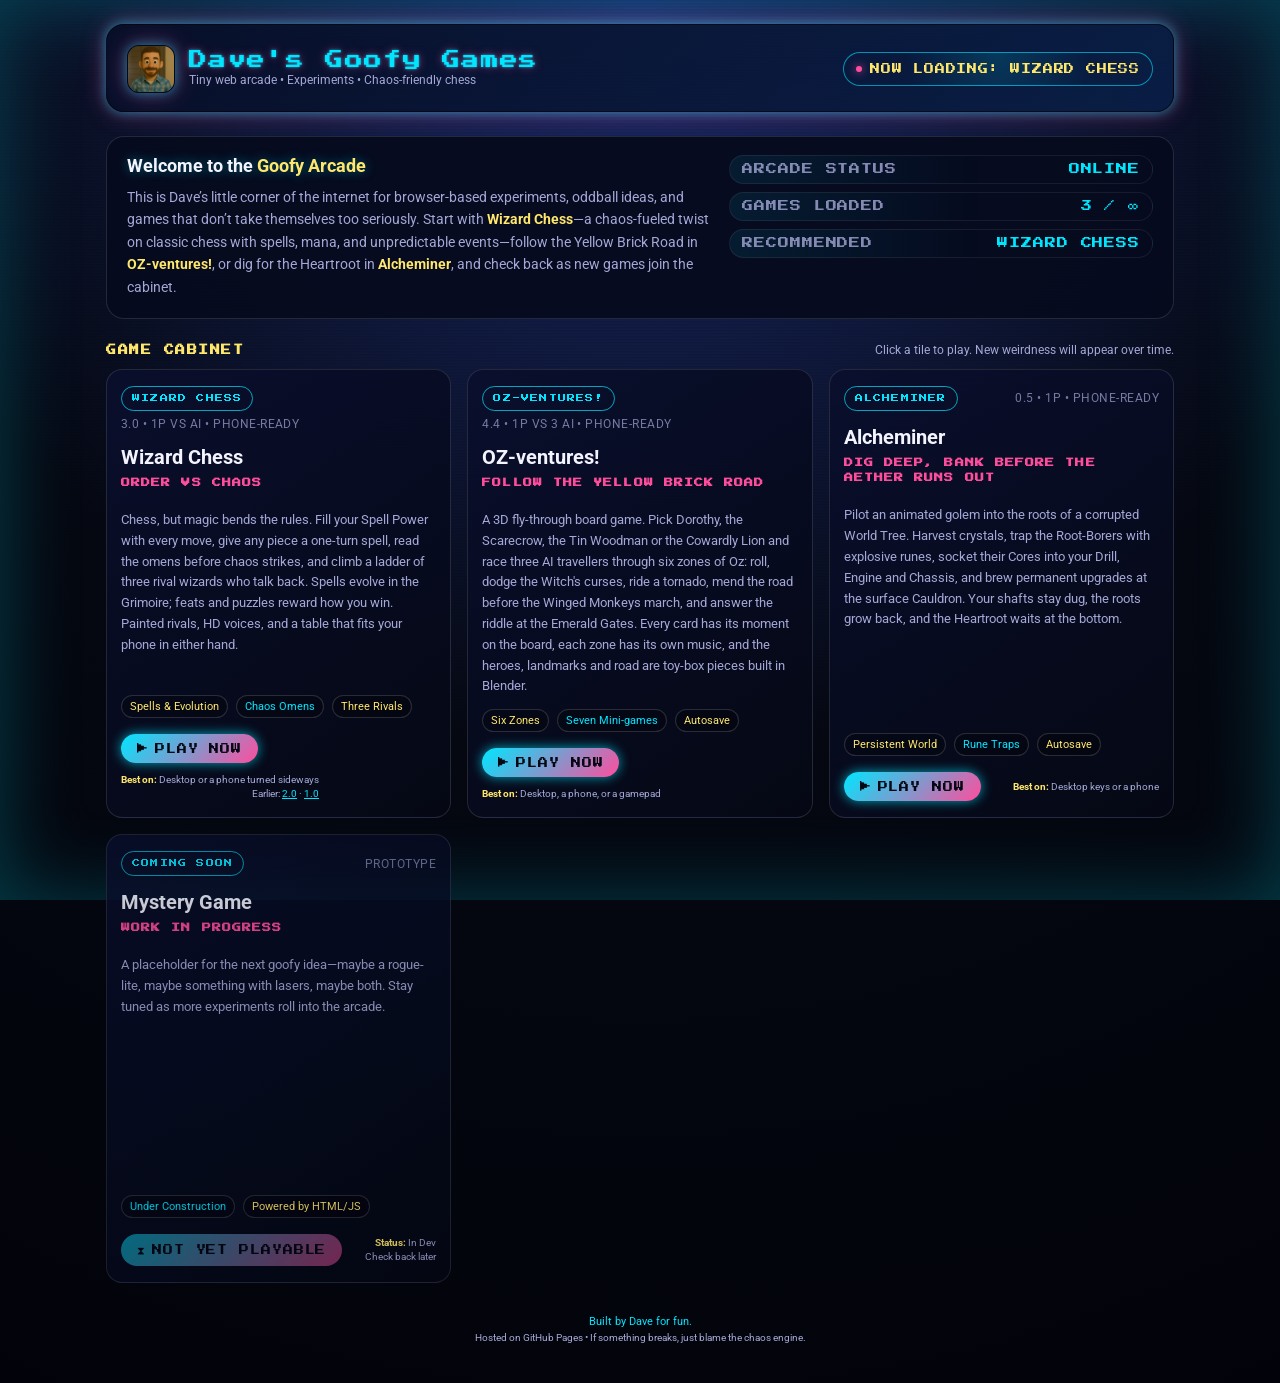
<file: index.html>
<!DOCTYPE html>
<html lang="en">
<head>
  <meta charset="UTF-8" />
  <title>Dave's Goofy Games | Arcade</title>
  <meta name="viewport" content="width=device-width, initial-scale=1.0" />

  <!-- Retro Arcade Font -->
  <link rel="preconnect" href="https://fonts.googleapis.com">
  <link rel="preconnect" href="https://fonts.gstatic.com" crossorigin>
  <link href="https://fonts.googleapis.com/css2?family=Press+Start+2P&family=Roboto:wght@300;400;700&display=swap" rel="stylesheet">

  <style>
    :root {
      --bg-main: #050812;
      --bg-panel: rgba(7, 11, 30, 0.95);
      --accent-pink: #ff4d9d;
      --accent-cyan: #00e6ff;
      --accent-yellow: #ffe76b;
      --card-border: rgba(255, 255, 255, 0.12);
      --text-main: #f4f4ff;
      --text-muted: #a5a8d6;
      --shadow-neon: 0 0 12px rgba(0, 230, 255, 0.5), 0 0 24px rgba(255, 77, 157, 0.4);
    }

    * {
      box-sizing: border-box;
      margin: 0;
      padding: 0;
    }

    body {
      min-height: 100vh;
      font-family: 'Roboto', system-ui, -apple-system, BlinkMacSystemFont, sans-serif;
      background: radial-gradient(circle at top, #1a2b6b 0, #050812 50%, #02030a 100%);
      color: var(--text-main);
      display: flex;
      justify-content: center;
      align-items: stretch;
    }

    .scanlines {
      pointer-events: none;
      position: fixed;
      inset: 0;
      background: repeating-linear-gradient(
        to bottom,
        rgba(0, 0, 0, 0.25) 0px,
        rgba(0, 0, 0, 0.25) 1px,
        transparent 2px,
        transparent 3px
      );
      mix-blend-mode: multiply;
      opacity: 0.45;
      z-index: 1;
    }

    .crt-glow {
      position: fixed;
      inset: 0;
      box-shadow: 0 0 80px rgba(0, 230, 255, 0.25) inset;
      pointer-events: none;
      z-index: 1;
    }

    .page {
      position: relative;
      z-index: 2;
      width: 100%;
      max-width: 1100px;
      padding: 24px 16px 40px;
      margin: auto;
      display: flex;
      flex-direction: column;
      gap: 24px;
    }

    .header {
      background: linear-gradient(135deg, rgba(8, 15, 40, 0.95), rgba(10, 30, 70, 0.95));
      border-radius: 18px;
      border: 1px solid rgba(0, 0, 0, 0.5);
      box-shadow: var(--shadow-neon);
      padding: 20px 20px 18px;
      display: flex;
      flex-wrap: wrap;
      align-items: center;
      justify-content: space-between;
      gap: 12px;
    }

    .logo {
      display: flex;
      align-items: center;
      gap: 14px;
    }

    /* UPDATED: use Dave.png as the logo image with hover spin */
    .logo-icon {
      width: 48px;
      height: 48px;
      border-radius: 12px;
      box-shadow: var(--shadow-neon);
      object-fit: cover;
      border: 1px solid rgba(0, 0, 0, 0.4);
      transform: rotate(0deg);
      transition: transform 0.4s ease-out;
    }

    .logo-icon:hover {
      animation: logo-spin 0.7s linear;
    }

    @keyframes logo-spin {
      from {
        transform: rotate(0deg) scale(1);
      }
      50% {
        transform: rotate(180deg) scale(1.05);
      }
      to {
        transform: rotate(360deg) scale(1);
      }
    }

    .logo-text-main {
      font-family: 'Press Start 2P', system-ui, sans-serif;
      font-size: clamp(14px, 2.4vw, 18px);
      color: var(--accent-cyan);
      text-shadow:
        0 0 3px rgba(0, 230, 255, 0.7),
        0 0 8px rgba(255, 77, 157, 0.5);
      letter-spacing: 0.08em;
    }

    .logo-text-sub {
      font-size: 12px;
      color: var(--text-muted);
      margin-top: 4px;
    }

    /* The loading ticker: a goofy line at a time; the light pulses, then the next one rolls up. */
    .header-chip {
      font-family: 'Press Start 2P', system-ui, sans-serif;
      font-size: 10px;
      text-transform: uppercase;
      letter-spacing: 0.08em;
      padding: 8px 12px;
      border-radius: 999px;
      border: 1px solid rgba(0, 230, 255, 0.6);
      color: var(--accent-yellow);
      background: radial-gradient(circle at top, rgba(0, 230, 255, 0.15), transparent 60%);
      display: inline-flex;
      align-items: center;
      gap: 8px;
      white-space: nowrap;
      max-width: 100%;
    }

    .header-chip-dot {
      flex: none;
      width: 6px;
      height: 6px;
      border-radius: 50%;
      background: var(--accent-pink);
      box-shadow: 0 0 8px rgba(255, 77, 157, 0.9);
    }

    .header-chip-dot.is-pulsing {
      animation: chip-pulse 0.45s ease-in-out 3;
    }

    @keyframes chip-pulse {
      0%, 100% {
        transform: scale(1);
        box-shadow: 0 0 8px rgba(255, 77, 157, 0.9);
      }
      50% {
        transform: scale(2.1);
        box-shadow: 0 0 18px rgba(255, 77, 157, 1), 0 0 30px rgba(0, 230, 255, 0.8);
        background: var(--accent-cyan);
      }
    }

    .header-chip-text {
      display: inline-block;
      overflow: hidden;
      text-overflow: ellipsis;
      line-height: 1.6;
      transition: transform 0.35s ease, opacity 0.35s ease;
    }

    .header-chip-text.is-leaving {
      transform: translateY(-120%);
      opacity: 0;
    }

    .header-chip-text.is-arriving {
      transform: translateY(120%);
      opacity: 0;
      transition: none;
    }

    @media (prefers-reduced-motion: reduce) {
      .header-chip-dot.is-pulsing {
        animation: none;
      }

      .header-chip-text,
      .header-chip-text.is-leaving,
      .header-chip-text.is-arriving {
        transition: none;
        transform: none;
        opacity: 1;
      }
    }

    .intro {
      background: var(--bg-panel);
      border-radius: 18px;
      border: 1px solid var(--card-border);
      padding: 18px 20px 20px;
      display: grid;
      grid-template-columns: minmax(0, 2.2fr) minmax(0, 1.6fr);
      gap: 20px;
    }

    .intro-copy h2 {
      font-size: 18px;
      margin-bottom: 10px;
      text-shadow: 0 0 12px rgba(0, 230, 255, 0.4);
    }

    .intro-copy p {
      font-size: 14px;
      color: var(--text-muted);
      line-height: 1.6;
      max-width: 48rem;
    }

    .intro-copy strong {
      color: var(--accent-yellow);
      font-weight: 700;
    }

    .intro-stats {
      display: flex;
      flex-direction: column;
      gap: 8px;
      font-size: 11px;
      text-transform: uppercase;
      letter-spacing: 0.08em;
      font-family: 'Press Start 2P', system-ui, sans-serif;
      color: var(--text-muted);
    }

    .intro-stat-row {
      display: flex;
      justify-content: space-between;
      align-items: center;
      border-radius: 999px;
      padding: 8px 12px;
      background: radial-gradient(circle at left, rgba(0, 230, 255, 0.08), transparent 60%);
      border: 1px solid rgba(255, 255, 255, 0.07);
    }

    .intro-stat-label {
      opacity: 0.8;
    }

    .intro-stat-value {
      color: var(--accent-cyan);
    }

    .games-section {
      display: flex;
      flex-direction: column;
      gap: 12px;
    }

    .games-header {
      display: flex;
      align-items: center;
      justify-content: space-between;
      gap: 8px;
    }

    .games-title {
      font-family: 'Press Start 2P', system-ui, sans-serif;
      font-size: 10px;
      letter-spacing: 0.15em;
      text-transform: uppercase;
      color: var(--accent-yellow);
    }

    .games-subtitle {
      font-size: 12px;
      color: var(--text-muted);
    }

    /* The cabinet: one tile per game, equal height, three across on a desktop, two on a tablet, one on
       a phone. Each tile is one grid cell (no wrapper links round the cards, which the browser used to
       split into extra empty cells). */
    .games-grid {
      display: grid;
      grid-template-columns: repeat(3, minmax(0, 1fr));
      grid-auto-rows: 1fr;
      gap: 16px;
      align-items: stretch;
    }

    .game-card {
      position: relative;
      background: linear-gradient(145deg, rgba(10, 15, 45, 0.95), rgba(5, 8, 20, 0.98));
      border-radius: 16px;
      border: 1px solid var(--card-border);
      padding: 16px 14px 16px;
      overflow: hidden;
      display: flex;
      flex-direction: column;
      gap: 10px;
      min-width: 0;
      transition:
        transform 0.18s ease-out,
        box-shadow 0.18s ease-out,
        border-color 0.18s ease-out;
    }

    .game-card::before {
      content: "";
      position: absolute;
      inset: -40%;
      background:
        radial-gradient(circle at 0 0, rgba(0, 230, 255, 0.11), transparent 60%),
        radial-gradient(circle at 100% 0, rgba(255, 77, 157, 0.11), transparent 60%);
      opacity: 0;
      transition: opacity 0.18s ease-out;
      pointer-events: none;
    }

    .game-card--playable {
      cursor: pointer;
    }

    .game-card--playable:hover,
    .game-card--playable:focus-within {
      transform: translateY(-4px);
      box-shadow: 0 14px 30px rgba(0, 0, 0, 0.6);
      border-color: rgba(0, 230, 255, 0.6);
    }

    .game-card--playable:hover::before,
    .game-card--playable:focus-within::before {
      opacity: 1;
    }

    .game-card--soon {
      opacity: 0.82;
    }

    .game-tag-row {
      display: flex;
      flex-wrap: wrap;
      gap: 6px 10px;
      justify-content: space-between;
      align-items: center;
      font-size: 10px;
      font-family: 'Press Start 2P', system-ui, sans-serif;
      text-transform: uppercase;
      letter-spacing: 0.12em;
      color: var(--text-muted);
    }

    .game-tag-pill {
      padding: 5px 10px;
      border-radius: 999px;
      border: 1px solid rgba(0, 230, 255, 0.7);
      color: var(--accent-cyan);
      white-space: nowrap;
      font-size: 8px;
      line-height: 1.6;
    }

    .game-tag-mode {
      opacity: 0.7;
      font-family: 'Roboto', system-ui, sans-serif;
      font-size: 12px;
      letter-spacing: 0.04em;
      white-space: nowrap;
    }

    .game-title {
      font-size: 20px;
      font-weight: 700;
      display: flex;
      flex-direction: column;
      align-items: flex-start;
      gap: 6px;
      margin: 4px 0 10px;
    }

    .game-title span {
      font-size: 9px;
      color: var(--accent-pink);
      font-family: 'Press Start 2P', system-ui, sans-serif;
      letter-spacing: 0.12em;
      line-height: 1.7;
      text-transform: uppercase;
    }

    .game-description {
      font-size: 13px;
      color: var(--text-muted);
      line-height: 1.6;
      flex: 1;
    }

    .game-badges {
      display: flex;
      flex-wrap: wrap;
      gap: 8px;
      margin-top: 2px;
    }

    .badge {
      font-size: 11px;
      padding: 4px 8px;
      border-radius: 999px;
      border: 1px solid rgba(255, 255, 255, 0.15);
      color: var(--accent-yellow);
      background: rgba(0, 0, 0, 0.25);
    }

    .badge-secondary {
      color: var(--accent-cyan);
    }

    .game-footer {
      display: flex;
      flex-wrap: wrap;
      align-items: center;
      justify-content: space-between;
      gap: 10px;
      margin-top: 6px;
    }

    .play-btn {
      display: inline-flex;
      align-items: center;
      justify-content: center;
      gap: 6px;
      padding: 9px 16px;
      border-radius: 999px;
      border: none;
      font-family: 'Press Start 2P', system-ui, sans-serif;
      font-size: 10px;
      text-transform: uppercase;
      letter-spacing: 0.09em;
      color: var(--bg-main);
      background: linear-gradient(135deg, var(--accent-cyan), var(--accent-pink));
      box-shadow: 0 0 12px rgba(0, 230, 255, 0.7);
      text-decoration: none;
      cursor: pointer;
      white-space: nowrap;
    }

    /* The Play button's link covers its whole tile, so a click anywhere on the tile plays. */
    .play-btn--tile::after {
      content: "";
      position: absolute;
      inset: 0;
      z-index: 1;
    }

    .play-btn span {
      font-size: 11px;
    }

    .play-btn:hover,
    .game-card--playable:hover .play-btn {
      box-shadow: 0 0 16px rgba(0, 230, 255, 0.9);
      transform: translateY(-1px);
    }

    .play-btn[disabled] {
      cursor: default;
      opacity: 0.55;
      box-shadow: none;
    }

    .play-meta {
      font-size: 10px;
      color: var(--text-muted);
      text-align: right;
      line-height: 1.4;
    }

    .play-meta strong {
      color: var(--accent-yellow);
      font-weight: 700;
    }

    /* Links inside a tile (the earlier versions) sit above the tile's own link. */
    .play-meta a {
      position: relative;
      z-index: 2;
      color: var(--accent-cyan);
    }

    .footer {
      margin-top: 8px;
      font-size: 11px;
      color: var(--text-muted);
      text-align: center;
    }

    .footer span {
      color: var(--accent-cyan);
    }

    .footer small {
      display: block;
      margin-top: 4px;
      font-size: 10px;
    }

    /* Responsive tweaks */
    @media (max-width: 960px) {
      .games-grid {
        grid-template-columns: repeat(2, minmax(0, 1fr));
      }
    }

    @media (max-width: 720px) {
      .page {
        padding-inline: 12px;
      }

      .intro {
        grid-template-columns: minmax(0, 1fr);
      }

      .header {
        padding-inline: 16px;
      }

      .header-chip {
        width: 100%;
        justify-content: center;
      }

      .games-subtitle {
        display: none;
      }
    }

    @media (max-width: 620px) {
      .games-grid {
        grid-template-columns: minmax(0, 1fr);
      }
    }
  </style>
</head>
<body>
  <div class="scanlines"></div>
  <div class="crt-glow"></div>

  <main class="page">
    <header class="header">
      <div class="logo">
        <!-- UPDATED: use Dave.png as the logo image -->
        <img class="logo-icon" src="Dave.png" alt="Dave's Goofy Games Logo">
        <div>
          <div class="logo-text-main">Dave's Goofy Games</div>
          <div class="logo-text-sub">Tiny web arcade • Experiments • Chaos-friendly chess</div>
        </div>
      </div>
      <div class="header-chip" role="status" aria-live="polite">
        <span class="header-chip-dot" id="chip-dot"></span>
        <span class="header-chip-text" id="chip-text">Now loading: Wizard Chess</span>
      </div>
    </header>

    <section class="intro">
      <div class="intro-copy">
        <h2>Welcome to the <strong>Goofy Arcade</strong></h2>
        <p>
          This is Dave’s little corner of the internet for browser-based experiments, oddball ideas,
          and games that don’t take themselves too seriously. Start with
          <strong>Wizard Chess</strong>—a chaos-fueled twist on classic chess with spells, mana, and
          unpredictable events—follow the Yellow Brick Road in <strong>OZ-ventures!</strong>, or dig for
          the Heartroot in <strong>Alcheminer</strong>, and check back as new games join the cabinet.
        </p>
      </div>
      <div class="intro-stats">
        <div class="intro-stat-row">
          <span class="intro-stat-label">Arcade Status</span>
          <span class="intro-stat-value">Online</span>
        </div>
        <div class="intro-stat-row">
          <span class="intro-stat-label">Games Loaded</span>
          <span class="intro-stat-value">3 / ∞</span>
        </div>
        <div class="intro-stat-row">
          <span class="intro-stat-label">Recommended</span>
          <span class="intro-stat-value">Wizard Chess</span>
        </div>
      </div>
    </section>

    <section class="games-section">
      <div class="games-header">
        <h3 class="games-title">Game Cabinet</h3>
        <p class="games-subtitle">Click a tile to play. New weirdness will appear over time.</p>
      </div>

      <div class="games-grid">
        <!-- Wizard Chess Card -->
        <article class="game-card game-card--playable">
          <div class="game-tag-row">
            <span class="game-tag-pill">Wizard Chess</span>
            <span class="game-tag-mode">3.0 • 1P vs AI • Phone-ready</span>
          </div>
          <div class="game-title">
            Wizard Chess
            <span>Order vs Chaos</span>
          </div>
          <p class="game-description">
            Chess, but magic bends the rules. Fill your Spell Power with every move, give any piece a
            one-turn spell, read the omens before chaos strikes, and climb a ladder of three rival
            wizards who talk back. Spells evolve in the Grimoire; feats and puzzles reward how you win.
            Painted rivals, HD voices, and a table that fits your phone in either hand.
          </p>
          <div class="game-badges">
            <span class="badge">Spells &amp; Evolution</span>
            <span class="badge badge-secondary">Chaos Omens</span>
            <span class="badge">Three Rivals</span>
          </div>
          <div class="game-footer">
            <a class="play-btn play-btn--tile" href="WizardChess3/">
              <span>▶</span> Play Now
            </a>
            <div class="play-meta">
              <div><strong>Best on:</strong> Desktop or a phone turned sideways</div>
              <div>
                Earlier: <a href="WizardChess2/">2.0</a> ·
                <a href="WizardChess.html">1.0</a>
              </div>
            </div>
          </div>
        </article>

        <!-- OZ-ventures! Card -->
        <article class="game-card game-card--playable">
          <div class="game-tag-row">
            <span class="game-tag-pill">OZ-ventures!</span>
            <span class="game-tag-mode">4.4 • 1P vs 3 AI • Phone-ready</span>
          </div>
          <div class="game-title">
            OZ-ventures!
            <span>Follow the Yellow Brick Road</span>
          </div>
          <p class="game-description">
            A 3D fly-through board game. Pick Dorothy, the Scarecrow, the Tin Woodman or the Cowardly
            Lion and race three AI travellers through six zones of Oz: roll, dodge the Witch's curses,
            ride a tornado, mend the road before the Winged Monkeys march, and answer the riddle at the
            Emerald Gates. Every card has its moment on the board, each zone has its own music, and the
            heroes, landmarks and road are toy-box pieces built in Blender.
          </p>
          <div class="game-badges">
            <span class="badge">Six Zones</span>
            <span class="badge badge-secondary">Seven Mini-games</span>
            <span class="badge">Autosave</span>
          </div>
          <div class="game-footer">
            <a class="play-btn play-btn--tile" href="OzVentures/">
              <span>▶</span> Play Now
            </a>
            <div class="play-meta">
              <div><strong>Best on:</strong> Desktop, a phone, or a gamepad</div>
            </div>
          </div>
        </article>

        <!-- Alcheminer Card -->
        <article class="game-card game-card--playable">
          <div class="game-tag-row">
            <span class="game-tag-pill">Alcheminer</span>
            <span class="game-tag-mode">0.5 • 1P • Phone-ready</span>
          </div>
          <div class="game-title">
            Alcheminer
            <span>Dig deep, bank before the Aether runs out</span>
          </div>
          <p class="game-description">
            Pilot an animated golem into the roots of a corrupted World Tree. Harvest crystals, trap the
            Root-Borers with explosive runes, socket their Cores into your Drill, Engine and Chassis, and brew
            permanent upgrades at the surface Cauldron. Your shafts stay dug, the roots grow back, and the
            Heartroot waits at the bottom.
          </p>
          <div class="game-badges">
            <span class="badge">Persistent World</span>
            <span class="badge badge-secondary">Rune Traps</span>
            <span class="badge">Autosave</span>
          </div>
          <div class="game-footer">
            <a class="play-btn play-btn--tile" href="Alcheminer/">
              <span>▶</span> Play Now
            </a>
            <div class="play-meta">
              <div><strong>Best on:</strong> Desktop keys or a phone</div>
            </div>
          </div>
        </article>

        <!-- Coming Soon Slot -->
        <article class="game-card game-card--soon">
          <div class="game-tag-row">
            <span class="game-tag-pill">Coming Soon</span>
            <span class="game-tag-mode">Prototype</span>
          </div>
          <div class="game-title">
            Mystery Game
            <span>Work in Progress</span>
          </div>
          <p class="game-description">
            A placeholder for the next goofy idea—maybe a rogue-lite, maybe something with lasers,
            maybe both. Stay tuned as more experiments roll into the arcade.
          </p>
          <div class="game-badges">
            <span class="badge badge-secondary">Under Construction</span>
            <span class="badge">Powered by HTML/JS</span>
          </div>
          <div class="game-footer">
            <button class="play-btn" type="button" disabled>
              <span>⧗</span> Not Yet Playable
            </button>
            <div class="play-meta">
              <div><strong>Status:</strong> In Dev</div>
              <div>Check back later</div>
            </div>
          </div>
        </article>
      </div>
    </section>

    <footer class="footer">
      <span>Built by Dave for fun.</span>
      <small>Hosted on GitHub Pages • If something breaks, just blame the chaos engine.</small>
    </footer>
  </main>

  <script>
    // The loading ticker: a goofy line holds for a while, the light pulses, and the next one rolls up.
    (function () {
      var LINES = [
        'Now loading: Wizard Chess',
        'Now loading: OZ-ventures!',
        'Now loading: mana crystals',
        'Getting bananas for the Winged Monkeys',
        'Polishing the Yellow Brick Road',
        'Oiling the Tin Woodman',
        'Teaching the Scarecrow long division',
        'Convincing the Lion it is only a cat',
        'Untangling the Witch’s broom',
        'Counting lollipops in Munchkinland',
        'Reheating last night’s chaos',
        'Charging the Spell Power',
        'Reading the omens (they look weird)',
        'Asking the rival wizards to behave',
        'Sharpening the bishops',
        'Checking the knights for loose horseshoes',
        'Shuffling the tornado',
        'Waking the poppies (they are not having it)',
        'Dusting the Emerald Gates',
        'Looking for Toto',
        'Apologising to the chaos engine',
        'Feeding the field mice',
        'Tuning the Grimoire',
        'Ironing the Scarecrow’s hat',
        'Setting the castling clocks',
        'Measuring the Witch’s Wilds for fog',
        'Refilling the oil can',
        'Rehearsing the Guardian’s riddles',
        'Blowing on the cartridge',
        'Inserting coin (just kidding, it’s free)',
        'Warming up the CRT',
        'Bribing the dice',
        'Teaching bats to fly in formation',
        'Buffing the silver shoes',
        'Pressing Start to continue',
        'Loading the loading screen',
        'Enchanting the pawns (lightly)',
        'Herding the Munchkins into their huts',
        'Painting the sky over Oz',
        'Explaining chess to a wizard',
        'Unjamming the gumball machine',
        'Checking the hay for needles',
        'Rolling a natural 6 for luck',
        'Loading complete. Loading again.',
      ];
      var HOLD_MS = 7000; // a line holds this long before the light pulses and the next one shows
      var dot = document.getElementById('chip-dot');
      var text = document.getElementById('chip-text');
      if (!dot || !text) return;
      var reduced = window.matchMedia && window.matchMedia('(prefers-reduced-motion: reduce)').matches;
      var last = -1;

      function pick() {
        var i;
        do i = Math.floor(Math.random() * LINES.length);
        while (i === last && LINES.length > 1);
        last = i;
        return LINES[i];
      }

      function swap(next) {
        if (reduced) {
          text.textContent = next;
          return;
        }
        text.classList.add('is-leaving');
        setTimeout(function () {
          text.textContent = next;
          text.classList.remove('is-leaving');
          text.classList.add('is-arriving');
          // One frame at the arriving position, then slide in.
          requestAnimationFrame(function () {
            requestAnimationFrame(function () {
              text.classList.remove('is-arriving');
            });
          });
        }, 350);
      }

      function tick() {
        // The light pulses first, then the line rolls over.
        dot.classList.remove('is-pulsing');
        void dot.offsetWidth; // restart the animation
        dot.classList.add('is-pulsing');
        setTimeout(function () {
          swap(pick());
        }, reduced ? 0 : 1300);
        setTimeout(tick, HOLD_MS);
      }

      setTimeout(tick, HOLD_MS);
    })();
  </script>
</body>
</html>
</file>
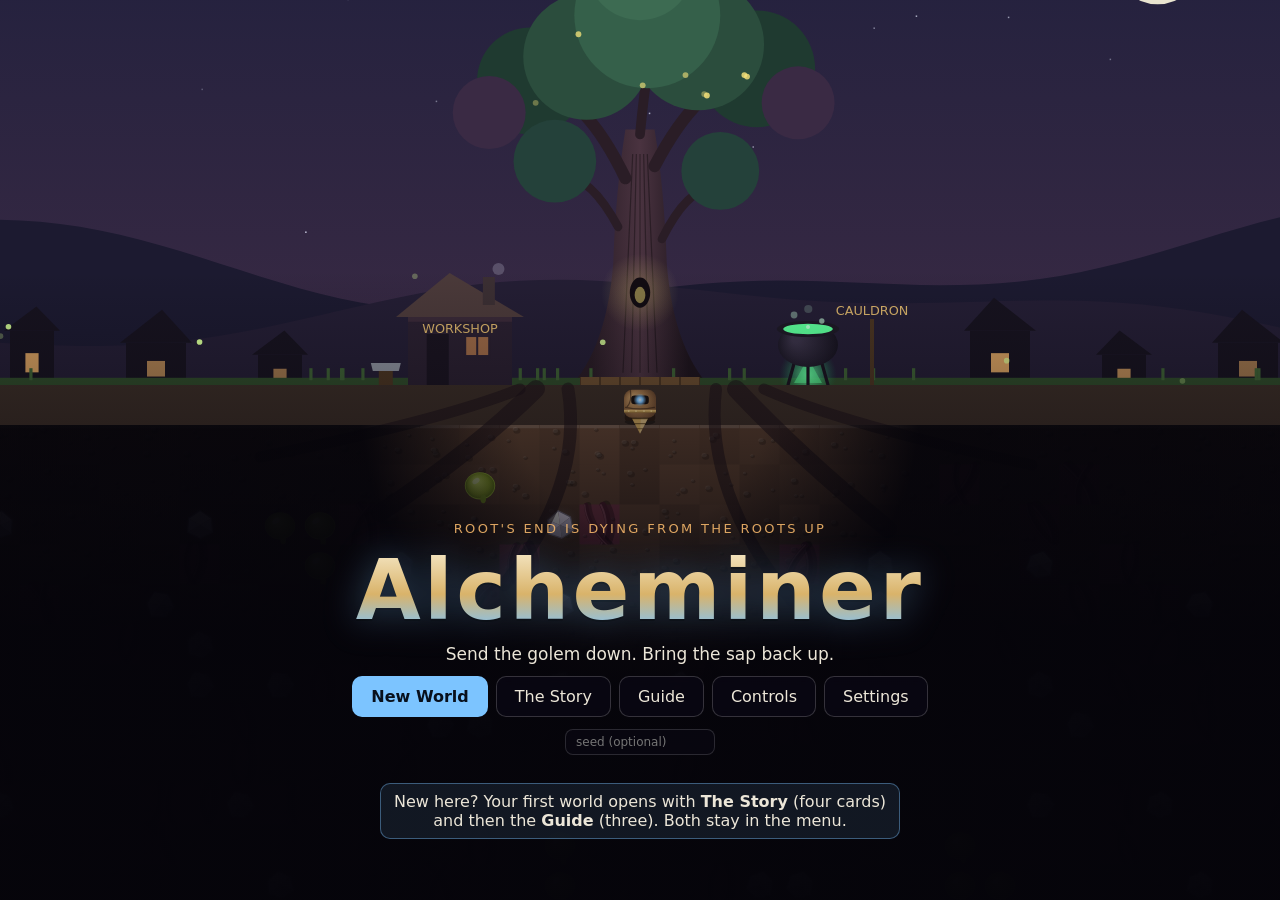
<file: Alcheminer/index.html>
<!doctype html>
<html lang="en">
  <head>
    <meta charset="utf-8" />
    <meta name="viewport" content="width=device-width, initial-scale=1, viewport-fit=cover" />
    <meta name="color-scheme" content="dark" />
    <title>Alcheminer</title>
    <script type="module" crossorigin src="./assets/index-D3Bg93eA.js"></script>
    <link rel="stylesheet" crossorigin href="./assets/index-CzZT_FLb.css">
  </head>
  <body>
    <div id="app">
      <canvas id="game" aria-label="The root system of the World Tree"></canvas>
      <div id="hud" aria-live="polite"></div>
      <div id="overlay"></div>
    </div>
  </body>
</html>
</file>
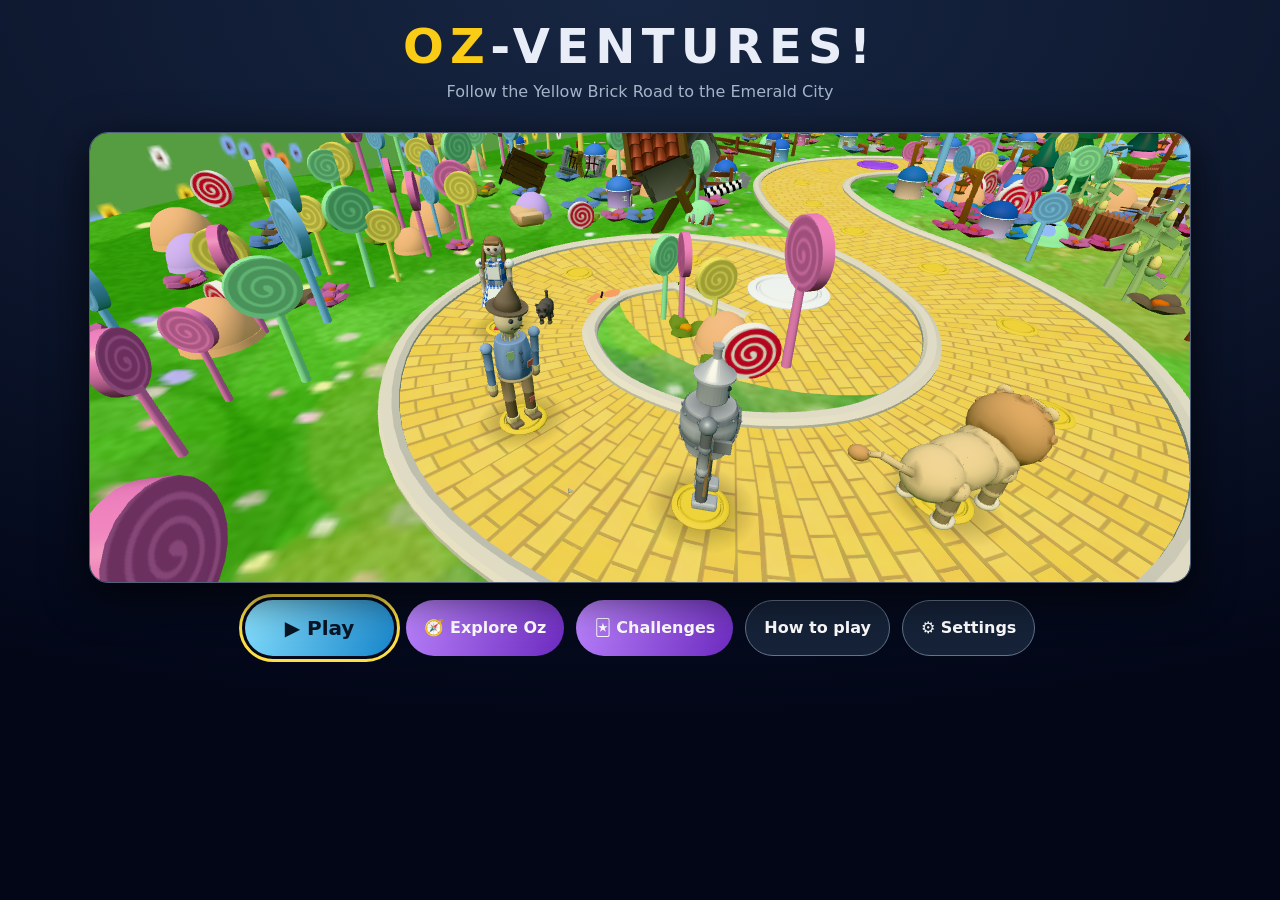
<file: OzVentures/index.html>
<!doctype html>
<html lang="en">
  <head>
    <meta charset="utf-8" />
    <meta name="viewport" content="width=device-width, initial-scale=1" />
    <meta
      name="description"
      content="OZ-ventures! Race three AI heroes down the Yellow Brick Road and answer the riddle at the Emerald Gates."
    />
    <meta name="theme-color" content="#0b1224" />
    <meta name="color-scheme" content="dark" />
    <title>OZ-ventures!</title>
    <link rel="icon" href="./favicon.svg" type="image/svg+xml" />
    <script type="module" crossorigin src="./assets/index-CBXMNyz7.js"></script>
    <link rel="stylesheet" crossorigin href="./assets/index-DDX-CE5s.css">
  </head>
  <body>
    <div id="app"></div>
    <div id="announcer" class="visually-hidden" aria-live="polite" aria-atomic="true"></div>
    <noscript><p class="noscript">OZ-ventures! needs JavaScript turned on.</p></noscript>
  </body>
</html>
</file>
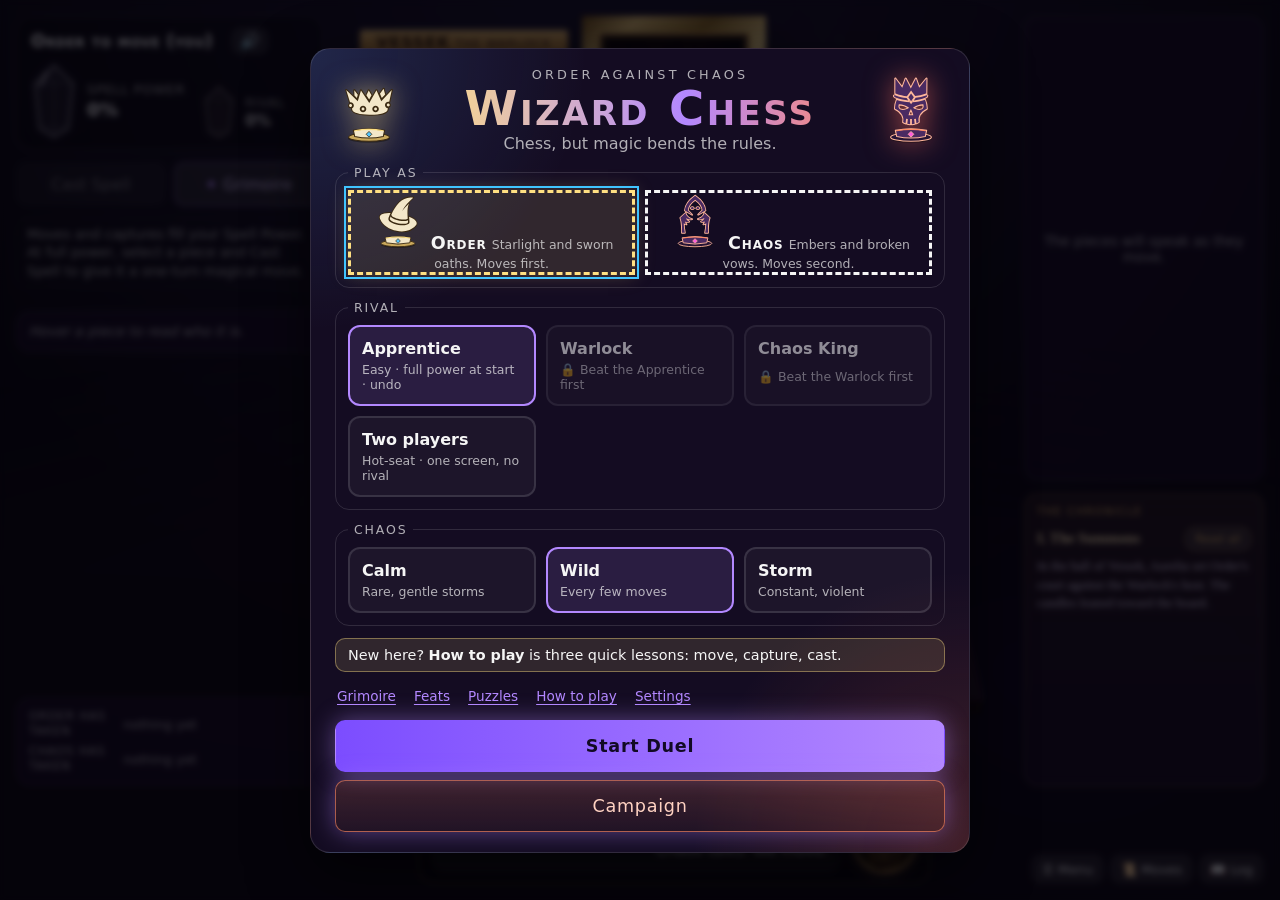
<file: WizardChess2/index.html>
<!doctype html>
<html lang="en">
  <head>
    <meta charset="UTF-8" />
    <meta name="viewport" content="width=device-width, initial-scale=1, viewport-fit=cover" />
    <meta name="color-scheme" content="dark" />
    <title>Wizard Chess</title>
    <script type="module" crossorigin src="./assets/index-q1UGdtHB.js"></script>
    <link rel="stylesheet" crossorigin href="./assets/index-CUyBDbqM.css">
  </head>
  <body>
    <div class="check-vignette" aria-hidden="true"></div>
    <div id="announcer" class="visually-hidden" aria-live="polite" aria-atomic="true"></div>
    <main class="game-shell" id="app">
      <div class="backdrop" id="backdrop" aria-hidden="true"></div>
      <header class="status" id="status">
        <div class="status__main">
          <div class="status__row">
            <span class="status__turn" id="turnIndicator">Order to move</span>
            <span class="status__thinking sigil" id="thinking" hidden aria-hidden="true"></span>
            <span class="badge badge--check" id="checkBadge" hidden>Check!</span>
            <button
              id="muteBtn"
              type="button"
              class="btn-icon"
              aria-pressed="false"
              title="Sound on/off (M)"
              aria-label="Sound on/off"
            >
              🔊
            </button>
          </div>
          <ul class="omens" id="omens" aria-live="polite" aria-label="Omens"></ul>
          <div class="mana-row">
            <div
              class="mana mana--you"
              id="manaYou"
              role="progressbar"
              aria-label="Your spell power"
              aria-valuemin="0"
              aria-valuemax="100"
              aria-valuenow="0"
            >
              <svg class="crystal" viewBox="0 0 60 100" aria-hidden="true">
                <defs>
                  <clipPath id="crystalClipYou">
                    <polygon points="30,3 55,27 49,86 30,97 11,86 5,27" />
                  </clipPath>
                  <linearGradient id="liquidYou" x1="0" y1="0" x2="0" y2="1">
                    <stop offset="0" stop-color="#ffeb3b" />
                    <stop offset="0.5" stop-color="#7c4dff" />
                    <stop offset="1" stop-color="#40c4ff" />
                  </linearGradient>
                </defs>
                <polygon class="crystal__glass" points="30,3 55,27 49,86 30,97 11,86 5,27" />
                <g clip-path="url(#crystalClipYou)">
                  <rect
                    class="crystal__liquid"
                    id="manaLiquid"
                    x="0"
                    y="100"
                    width="60"
                    height="110"
                    fill="url(#liquidYou)"
                  />
                  <g class="crystal__bubbles">
                    <circle cx="18" cy="90" r="2" />
                    <circle cx="34" cy="94" r="1.4" />
                    <circle cx="44" cy="88" r="1.8" />
                    <circle cx="26" cy="96" r="1.2" />
                  </g>
                </g>
                <path class="crystal__facet" d="M30 3 L30 97 M5 27 L55 27 M11 86 L49 86" />
                <path class="crystal__shine" d="M12 30 L22 12" />
                <polygon class="crystal__outline" points="30,3 55,27 49,86 30,97 11,86 5,27" />
              </svg>
              <div class="mana__meta">
                <span class="mana__label" id="manaLabelYou">Spell Power</span>
                <span class="mana__text" id="manaText">0%</span>
              </div>
            </div>
            <div class="mana mana--rival" aria-label="Rival spell power">
              <svg class="crystal crystal--small" viewBox="0 0 60 100" aria-hidden="true">
                <defs>
                  <clipPath id="crystalClipRival">
                    <polygon points="30,3 55,27 49,86 30,97 11,86 5,27" />
                  </clipPath>
                  <linearGradient id="liquidRival" x1="0" y1="0" x2="0" y2="1">
                    <stop offset="0" stop-color="#ff8a65" />
                    <stop offset="1" stop-color="#d500f9" />
                  </linearGradient>
                </defs>
                <polygon class="crystal__glass" points="30,3 55,27 49,86 30,97 11,86 5,27" />
                <g clip-path="url(#crystalClipRival)">
                  <rect
                    class="crystal__liquid"
                    id="rivalManaLiquid"
                    x="0"
                    y="100"
                    width="60"
                    height="110"
                    fill="url(#liquidRival)"
                  />
                </g>
                <path class="crystal__facet" d="M30 3 L30 97 M5 27 L55 27 M11 86 L49 86" />
                <polygon class="crystal__outline" points="30,3 55,27 49,86 30,97 11,86 5,27" />
              </svg>
              <div class="mana__meta">
                <span class="mana__label" id="manaLabelRival">Rival</span>
                <span class="mana__text" id="rivalManaText">0%</span>
              </div>
            </div>
          </div>
        </div>
        <nav class="status__menu" aria-label="Duel menu">
          <button
            id="openMenuBtn"
            type="button"
            class="menu-btn"
            title="Menu: new duel, undo, save, grimoire, feats"
          >
            ☰ Menu
          </button>
          <button id="openHistoryBtn" type="button" class="menu-btn" title="Move history">
            📜 Moves
          </button>
          <button id="openLogBtn" type="button" class="menu-btn" title="Duel log">📖 Log</button>
        </nav>
      </header>

      <section class="board-wrap" id="boardWrap" aria-label="Board">
        <div class="board-frame">
          <div class="ranks" id="rankLabels" aria-hidden="true"></div>
          <div class="board-area">
            <div id="board" class="board"></div>
            <div class="board-vignette" aria-hidden="true"></div>
          </div>
          <div class="corner" aria-hidden="true"></div>
          <div class="files" id="fileLabels" aria-hidden="true"></div>
        </div>
        <div id="chaosBanner" class="chaos-banner" role="status" aria-live="assertive" hidden>
          <span id="chaosBannerText"></span>
          <span class="chaos-banner__sub" id="chaosBannerSub" hidden></span>
        </div>
        <div class="piece-bubble" id="pieceBubble" aria-hidden="true" hidden>
          <b class="piece-bubble__who" id="pieceBubbleWho"></b>
          <span class="piece-bubble__text" id="pieceBubbleText"></span>
        </div>
        <div class="table-rival" id="tableRival" aria-hidden="true">
          <svg class="portrait piece--b" id="tableRivalPortrait" viewBox="0 0 100 100">
            <use href="#pt-pip"></use>
          </svg>
          <div class="table-rival__text">
            <b id="tableRivalName"></b>
            <span id="tableRivalBubble">…</span>
          </div>
        </div>
      </section>

      <div class="left-stack" id="leftStack">
        <section class="codex" id="codex" aria-label="About this piece">
          <p class="codex__empty" id="codexEmpty">Hover a piece to read who it is.</p>
          <div class="codex__body" id="codexBody" hidden>
            <div class="codex__head">
              <span class="codex__icon" id="codexIcon"></span>
              <div>
                <b id="codexName"></b>
                <span class="codex__type" id="codexType"></span>
              </div>
            </div>
            <p class="codex__lore" id="codexLore"></p>
            <p class="codex__deeds" id="codexDeeds" hidden></p>
            <p class="codex__moves" id="codexMoves"></p>
            <div class="codex__spell">
              <span class="codex__label">Spell</span>
              <b id="codexSpell"></b><span class="codex__cost" id="codexCost"></span>
              <p id="codexSpellDesc"></p>
              <p class="codex__tier" id="codexTier"></p>
            </div>
          </div>
        </section>
        <section class="fallen" id="fallen" aria-label="Captured pieces">
          <div class="fallen__row">
            <span class="fallen__label">Order has taken</span>
            <span class="fallen__icons" id="fallenByOrder"></span>
          </div>
          <div class="fallen__row">
            <span class="fallen__label">Chaos has taken</span>
            <span class="fallen__icons" id="fallenByChaos"></span>
          </div>
        </section>
      </div>
      <div class="rival-say" id="rivalSay" hidden>
        <b class="rival-say__who" id="rivalSayWho"></b>
        <span id="rivalSayText"></span>
      </div>

      <aside class="sidebar">
        <div class="spell-row">
          <button id="castBtn" type="button" class="btn-cast" title="Cast spell (C)" disabled>
            Cast Spell
          </button>
          <button id="cancelBtn" type="button" class="btn-cancel" title="Cancel (Esc)" hidden>
            Cancel Spell
          </button>
          <button id="grimoireBtn" type="button" class="btn-grimoire" title="Grimoire (G)">
            <span class="btn-grimoire__icon" aria-hidden="true">✦</span> Grimoire
          </button>
        </div>
        <p class="status-line" id="statusLine" role="status" aria-live="polite"></p>

        <section class="puzzle-panel" id="puzzlePanel" hidden aria-label="Puzzle">
          <div class="puzzle-panel__head">
            <span class="puzzle-panel__tag">Puzzle</span>
            <b id="puzzleName"></b>
          </div>
          <p class="puzzle-panel__hint" id="puzzleHint"></p>
          <ol class="puzzle-panel__steps" id="puzzleSteps">
            <li data-step="1">Select your <b id="puzzlePiece"></b>, the glowing piece</li>
            <li data-step="2">Press <b>Cast Spell</b> to arm <b id="puzzleSpell"></b></li>
            <li data-step="3">Move it to the <b>purple</b> square that gives mate</li>
          </ol>
          <div class="puzzle-panel__actions">
            <button type="button" id="puzzleResetBtn" title="Put the pieces back">
              Reset board
            </button>
            <button type="button" id="puzzleListBtn" title="Pick another puzzle">
              All puzzles
            </button>
            <button type="button" id="puzzleLeaveBtn" title="Back to duelling">Leave puzzle</button>
          </div>
        </section>

        <section class="persona persona--rival" id="rivalPanel">
          <svg class="painting__filigree" viewBox="0 0 236 300" aria-hidden="true">
            <defs>
              <symbol
                id="filigree"
                viewBox="0 0 40 40"
                fill="none"
                stroke="#e8c874"
                stroke-width="1.6"
                stroke-linecap="round"
                opacity="0.9"
              >
                <path d="M3 37 C3 18 12 8 32 5" />
                <path d="M3 37 C8 24 18 15 32 12" />
                <path d="M32 5 c-5 0 -8 4 -5 7 c3 3 8 0 6 -4" />
                <path d="M6 30 c-3 -3 1 -8 5 -6 c3 2 1 6 -2 6" />
              </symbol>
            </defs>
            <use href="#filigree" x="30" y="30" width="40" height="40" />
            <use
              href="#filigree"
              x="166"
              y="30"
              width="40"
              height="40"
              transform="scale(-1 1) translate(-372 0)"
            />
            <use
              href="#filigree"
              x="30"
              y="230"
              width="40"
              height="40"
              transform="scale(1 -1) translate(0 -500)"
            />
            <use
              href="#filigree"
              x="166"
              y="230"
              width="40"
              height="40"
              transform="scale(-1 -1) translate(-372 -500)"
            />
          </svg>
          <svg
            class="portrait piece--b"
            id="rivalPortrait"
            viewBox="0 0 100 100"
            aria-hidden="true"
          >
            <use href="#pt-cowled" />
          </svg>
          <img class="painting__img" id="rivalPainting" alt="" hidden />
          <div class="persona__text">
            <div class="persona__who">
              <b class="persona__name" id="rivalName">Rival</b>
              <span class="persona__title" id="rivalTitle"></span>
            </div>
            <p class="bubble" id="rivalBubble">…</p>
          </div>
        </section>

        <section class="persona persona--champion" id="championPanel">
          <div class="persona__text">
            <div class="persona__who">
              <b class="persona__name" id="championName">Champion</b>
              <span class="persona__title" id="championTitle"></span>
            </div>
            <p class="bubble" id="championBubble">…</p>
          </div>
          <svg
            class="portrait piece--w"
            id="championPortrait"
            viewBox="0 0 100 100"
            aria-hidden="true"
          >
            <use href="#pt-pointy-hat" />
          </svg>
          <img class="medallion__img" id="championPainting" alt="" hidden />
        </section>

        <div class="right-stack">
          <section class="piece-chat" id="pieceChat" aria-label="The pieces talk">
            <p class="piece-chat__empty" id="pieceChatEmpty">The pieces will speak as they move.</p>
          </section>
          <section class="chronicle" id="chronicle" aria-label="The chronicle of this duel">
            <div class="chronicle__head">
              <span class="chronicle__tag">The Chronicle</span>
              <b id="chronicleChapter">I. The Summons</b>
              <button
                type="button"
                class="chronicle__open"
                id="chronicleOpenBtn"
                title="Read the whole chronicle"
              >
                Read all
              </button>
            </div>
            <div class="chronicle__beats" id="chronicleBeats"></div>
          </section>
        </div>
      </aside>
    </main>

    <dialog id="titleDialog" class="dialog dialog--title" aria-labelledby="titleHeading">
      <form method="dialog" class="dialog__form title" id="titleForm">
        <div class="title__hero">
          <svg class="title__king piece--w" viewBox="0 0 100 100" aria-hidden="true">
            <use href="#pc-w-k" />
          </svg>
          <div class="title__text">
            <p class="title__over">Order against Chaos</p>
            <h1 id="titleHeading" class="title__name">Wizard Chess</h1>
            <p class="title__tag">Chess, but magic bends the rules.</p>
          </div>
          <svg class="title__king piece--b" viewBox="0 0 100 100" aria-hidden="true">
            <use href="#pc-b-k" />
          </svg>
        </div>

        <fieldset class="side-pick">
          <legend class="pick__legend">Play as</legend>
          <label class="side-card side-card--w">
            <input type="radio" name="side" value="w" checked />
            <svg class="side-card__icon piece--w" viewBox="0 0 100 100" aria-hidden="true">
              <use href="#pc-w-q" />
            </svg>
            <span class="side-card__name">Order</span>
            <span class="side-card__sub">Starlight and sworn oaths. Moves first.</span>
          </label>
          <label class="side-card side-card--b">
            <input type="radio" name="side" value="b" />
            <svg class="side-card__icon piece--b" viewBox="0 0 100 100" aria-hidden="true">
              <use href="#pc-b-q" />
            </svg>
            <span class="side-card__name">Chaos</span>
            <span class="side-card__sub">Embers and broken vows. Moves second.</span>
          </label>
        </fieldset>

        <fieldset class="diff-pick">
          <legend class="pick__legend">Rival</legend>
          <label class="chip">
            <input type="radio" name="difficulty" value="easy" />
            <span class="chip__name">Apprentice</span>
            <span class="chip__sub">Easy · full power at start · undo</span>
          </label>
          <label class="chip">
            <input type="radio" name="difficulty" value="medium" checked />
            <span class="chip__name">Warlock</span>
            <span class="chip__sub">Medium · undo allowed</span>
          </label>
          <label class="chip">
            <input type="radio" name="difficulty" value="hard" />
            <span class="chip__name">Chaos King</span>
            <span class="chip__sub">Hard · no undo</span>
          </label>
          <label class="chip chip--hotseat">
            <input type="radio" name="difficulty" value="hotseat" />
            <span class="chip__name">Two players</span>
            <span class="chip__sub">Hot-seat · one screen, no rival</span>
          </label>
        </fieldset>

        <fieldset class="diff-pick chaos-pick">
          <legend class="pick__legend">Chaos</legend>

          <label class="chip"
            ><input type="radio" name="chaos" value="calm" /><span class="chip__name">Calm</span
            ><span class="chip__sub">Rare, gentle storms</span></label
          >

          <label class="chip"
            ><input type="radio" name="chaos" value="wild" checked /><span class="chip__name"
              >Wild</span
            ><span class="chip__sub">Every few moves</span></label
          >

          <label class="chip"
            ><input type="radio" name="chaos" value="storm" /><span class="chip__name">Storm</span
            ><span class="chip__sub">Constant, violent</span></label
          >
        </fieldset>

        <p class="title__callout" id="titleCallout" hidden>
          New here? <b>How to play</b> is three quick lessons: move, capture, cast.
        </p>

        <p class="title__puzzle" id="titlePuzzleNote" hidden>
          Puzzle in progress: <b id="titlePuzzleName"></b>. Start Duel leaves it.
        </p>

        <div class="title__links">
          <button type="button" id="titleGrimoireBtn" class="link-btn">Grimoire</button>

          <button type="button" id="titleFeatsBtn" class="link-btn">Feats</button>
          <button type="button" id="titlePuzzlesBtn" class="link-btn">Puzzles</button>
          <button type="button" id="titleTutorialBtn" class="link-btn">How to play</button>
          <button type="button" id="titleSettingsBtn" class="link-btn">Settings</button>

          <span class="title__record" id="titleRecord"></span>
        </div>

        <div class="dialog__actions title__actions">
          <button type="submit" value="new" class="btn-primary btn-big" id="startBtn">
            Start Duel
          </button>
          <button type="button" class="btn-big btn-campaign" id="titleCampaignBtn">Campaign</button>
          <button type="submit" value="continue" id="continueBtn" hidden>
            Continue saved duel
          </button>
          <button type="submit" value="close" id="closeTitleBtn" hidden>Back to the board</button>
        </div>
      </form>
    </dialog>

    <dialog id="resultDialog" class="dialog" aria-labelledby="resultTitle">
      <form method="dialog" class="dialog__form">
        <h2 id="resultTitle" class="dialog__title">Checkmate</h2>
        <p id="resultText" class="dialog__sub"></p>
        <dl class="recap" id="recap"></dl>
        <div class="dialog__actions">
          <button type="submit" value="campaign" class="btn-primary" id="resultCampaignBtn" hidden>
            Next rival
          </button>
          <button type="submit" value="rematch" class="btn-primary" id="resultRematchBtn">
            Rematch
          </button>
          <button type="submit" value="swap" id="resultSwapBtn">Swap sides &amp; rematch</button>
          <button type="submit" value="title">Title screen</button>
          <button type="submit" value="close">Look at the board</button>
        </div>
      </form>
    </dialog>

    <dialog id="campaignDialog" class="dialog dialog--wide" aria-labelledby="campaignTitle">
      <form method="dialog" class="dialog__form">
        <h2 id="campaignTitle" class="dialog__title">The Road of Three Rivals</h2>
        <p class="dialog__sub" id="campaignSub"></p>
        <ol class="road" id="road" aria-label="The road"></ol>
        <p class="road__note" id="campaignNote"></p>
        <div class="dialog__actions">
          <button type="submit" value="face" class="btn-primary" id="campaignFaceBtn">
            Face the rival
          </button>
          <button type="submit" value="reset" id="campaignResetBtn" hidden>
            Walk the road again
          </button>
          <button type="submit" value="close">Back</button>
        </div>
      </form>
    </dialog>

    <dialog id="bossDialog" class="dialog dialog--boss" aria-labelledby="bossName">
      <form method="dialog" class="dialog__form boss">
        <p class="boss__stage" id="bossStage"></p>
        <svg
          class="portrait piece--b boss__portrait"
          id="bossPortrait"
          viewBox="0 0 100 100"
          aria-hidden="true"
        >
          <use href="#pt-cowled"></use>
        </svg>
        <img class="boss__painting" id="bossPainting" alt="" hidden />
        <h2 id="bossName" class="dialog__title boss__name">Rival</h2>
        <p class="boss__title" id="bossTitle"></p>
        <p class="boss__place" id="bossPlace"></p>
        <ul class="boss__lines" id="bossLines" aria-live="polite"></ul>
        <div class="dialog__actions">
          <button type="submit" value="begin" class="btn-primary btn-big" id="bossBeginBtn">
            Begin the duel
          </button>
          <button type="submit" value="close">Not now</button>
        </div>
      </form>
    </dialog>

    <dialog id="historyDialog" class="dialog dialog--wide" aria-labelledby="historyTitle">
      <form method="dialog" class="dialog__form">
        <h2 id="historyTitle" class="dialog__title">Move history</h2>
        <ol class="history history--dialog" id="history" aria-label="Move history"></ol>
        <div class="dialog__actions">
          <button type="submit" value="close" class="btn-primary">Close</button>
        </div>
      </form>
    </dialog>

    <dialog id="chronicleDialog" class="dialog dialog--wide" aria-labelledby="chronicleTitle">
      <form method="dialog" class="dialog__form">
        <h2 id="chronicleTitle" class="dialog__title">The Chronicle</h2>
        <p class="dialog__sub" id="chronicleSub"></p>
        <dl class="recap chronicle-stats" id="chronicleStats"></dl>
        <div class="chronicle-full" id="chronicleFull"></div>
        <div class="dialog__actions">
          <button type="submit" value="close" class="btn-primary">Close</button>
        </div>
      </form>
    </dialog>

    <dialog id="logDialog" class="dialog dialog--wide" aria-labelledby="logTitle">
      <form method="dialog" class="dialog__form">
        <h2 id="logTitle" class="dialog__title">Duel log</h2>
        <div class="feed feed--dialog" id="feed" role="log" aria-label="Duel log"></div>
        <div class="dialog__actions">
          <button type="submit" value="close" class="btn-primary">Close</button>
        </div>
      </form>
    </dialog>

    <dialog id="menuDialog" class="dialog dialog--wide" aria-labelledby="menuTitle">
      <form method="dialog" class="dialog__form" id="controlsPanel">
        <h2 id="menuTitle" class="dialog__title">Menu</h2>
        <div class="controls" role="toolbar" aria-label="Duel controls">
          <button id="menuBtn" type="button" title="New duel (N)">New Duel</button>
          <button id="undoBtn" type="button" title="Undo (U)">Undo</button>
          <button id="hintBtn" type="button" title="Hint (H)">Hint</button>
          <button id="saveBtn" type="button" title="Save (S)">Save</button>
          <button id="loadBtn" type="button" title="Load (L)">Load</button>
          <button id="featsBtn" type="button" title="Feats (F)">Feats</button>
          <button id="puzzlesBtn" type="button" title="Spell puzzles (P)">Puzzles</button>
          <button id="tutorialBtn" type="button" title="Three-step tutorial">How to play</button>
          <button id="settingsBtn" type="button" title="Settings">Settings</button>
        </div>
        <details class="panel" open>
          <summary>Pieces &amp; controls</summary>
          <dl class="legend" id="legend">
            <div data-type="k">
              <dt></dt>
              <dd>King</dd>
            </div>
            <div data-type="q">
              <dt></dt>
              <dd>Mage / Warlock</dd>
            </div>
            <div data-type="r">
              <dt></dt>
              <dd>Tower / Bastion</dd>
            </div>
            <div data-type="b">
              <dt></dt>
              <dd>Oracle / Skull-Seer</dd>
            </div>
            <div data-type="n">
              <dt></dt>
              <dd>Dragon / Bat Rider</dd>
            </div>
            <div data-type="p">
              <dt></dt>
              <dd>Apprentice / Ash-kin</dd>
            </div>
          </dl>
          <p class="help">
            Click or tap a piece, then a gold square. Keyboard: arrows move the cursor, Enter
            selects, C casts, Esc cancels, U undo, H hint, N new duel, G grimoire, F feats, M mute.
          </p>
        </details>
        <div class="dialog__actions">
          <button type="submit" value="close" class="btn-primary">Close</button>
        </div>
      </form>
    </dialog>

    <dialog id="settingsDialog" class="dialog dialog--wide" aria-labelledby="settingsTitle">
      <form method="dialog" class="dialog__form" id="settingsForm">
        <h2 id="settingsTitle" class="dialog__title">Settings</h2>
        <fieldset class="field">
          <legend>Sound and motion</legend>
          <label><input type="checkbox" id="setSound" /> Sound effects</label>
          <label><input type="checkbox" id="setMusic" /> Music (a theme per rival)</label>
          <label
            ><input type="checkbox" id="setReduceMotion" /> Reduce motion (no slides, sparks or
            shakes)</label
          >
          <label
            >Camera
            <select id="setCinema">
              <option value="fixed">Fixed at the table (no camera moves)</option>
              <option value="spells">Ride along on spells</option>
              <option value="all">Ride along on captures and spells</option>
            </select></label
          >
          <label
            >Voices
            <select id="setVoice">
              <option value="rival">The rival speaks aloud</option>
              <option value="both">Both characters speak aloud</option>
              <option value="off">No voices</option>
            </select></label
          >
          <div class="voice-pick">
            <label
              ><span id="rivalVoiceLabel">Rival's voice</span>
              <select id="setRivalVoice">
                <option value="">Automatic (best installed)</option>
              </select></label
            >
            <button type="button" id="testRivalVoice" title="Hear a line">Test</button>
          </div>
          <div class="voice-pick">
            <label
              ><span id="championVoiceLabel">Champion's voice</span>
              <select id="setChampionVoice">
                <option value="">Automatic (best installed)</option>
              </select></label
            >
            <button type="button" id="testChampionVoice" title="Hear a line">Test</button>
          </div>
          <label
            ><input type="checkbox" id="setHdVoice" /> HD voices: a neural voice per character,
            rendered in your browser (one ~90 MB download, then cached)</label
          >
          <p class="help hd-status" id="hdVoiceStatus">Off</p>
          <p class="help" id="voiceTip">
            Voices come from your system. For better ones on a Mac: System Settings › Accessibility
            › Spoken Content › System Voice › Manage Voices, download an <b>Enhanced</b> or
            <b>Premium</b> English voice, then reload the game. Automatic picks the best one
            installed.
          </p>
        </fieldset>
        <fieldset class="field">
          <legend>Keys</legend>
          <p class="help">
            Arrows move the cursor, Enter selects, Escape cancels. Click a key to change it, then
            press the new one.
          </p>
          <div class="bindings" id="bindingsList"></div>
          <button type="button" id="resetBindingsBtn">Reset keys</button>
        </fieldset>
        <p class="help">
          Gamepad: d-pad or stick moves, A selects, B cancels, X casts, Y hints, Start opens the
          menu.
        </p>
        <div class="dialog__actions">
          <button type="submit" value="close" class="btn-primary">Done</button>
        </div>
      </form>
    </dialog>

    <dialog id="puzzlesDialog" class="dialog dialog--wide" aria-labelledby="puzzlesTitle">
      <form method="dialog" class="dialog__form">
        <h2 id="puzzlesTitle" class="dialog__title">Spell puzzles</h2>
        <p class="dialog__sub">
          Each is mate in one, and only a spell will do it. Solve them to learn what every spell is
          for.
        </p>
        <ol class="puzzle-how" aria-label="How a puzzle works">
          <li>
            <b>Pick a puzzle below.</b> The board loads with exactly enough Spell Power for its
            spell.
          </li>
          <li>
            <b>Select the glowing piece</b>, press <b>Cast Spell</b>, then move it to the
            <b>purple</b> square that gives mate. The sidebar counts the three steps with you.
          </li>
          <li>
            A wrong move puts the pieces back. <b>Leave puzzle</b> in the sidebar returns you to
            duelling.
          </li>
        </ol>
        <ul class="puzzles" id="puzzlesList"></ul>
        <div class="dialog__actions">
          <button type="submit" value="close" class="btn-primary">Close</button>
          <button type="submit" value="leave" id="puzzlesLeaveBtn" hidden>Leave puzzle</button>
        </div>
      </form>
    </dialog>

    <dialog id="puzzleDoneDialog" class="dialog" aria-labelledby="puzzleDoneTitle">
      <form method="dialog" class="dialog__form">
        <h2 id="puzzleDoneTitle" class="dialog__title">Solved</h2>
        <p class="dialog__sub" id="puzzleDoneText"></p>
        <div class="dialog__actions">
          <button type="submit" value="next" class="btn-primary">Next puzzle</button>
          <button type="submit" value="list">All puzzles</button>
          <button type="submit" value="duel">Back to duelling</button>
        </div>
      </form>
    </dialog>

    <dialog id="grimoireDialog" class="dialog dialog--wide" aria-labelledby="grimoireTitle">
      <form method="dialog" class="dialog__form">
        <h2 id="grimoireTitle" class="dialog__title">Grimoire</h2>
        <p class="dialog__sub">
          Every cast attunes a piece to its spell. Attune enough and you choose how it evolves; the
          rival evolves with you, down the other path.
        </p>
        <div class="grimoire" id="grimoireList"></div>
        <div class="dialog__actions">
          <button type="submit" value="close" class="btn-primary">Close</button>
        </div>
      </form>
    </dialog>

    <dialog id="featsDialog" class="dialog dialog--wide" aria-labelledby="featsTitle">
      <form method="dialog" class="dialog__form">
        <h2 id="featsTitle" class="dialog__title">Feats</h2>
        <p class="dialog__sub" id="featsSummary"></p>
        <ul class="feats" id="featsList"></ul>
        <div class="dialog__actions">
          <button type="submit" value="close" class="btn-primary">Close</button>
        </div>
      </form>
    </dialog>

    <dialog id="promotionDialog" class="dialog" aria-labelledby="promoTitle">
      <form method="dialog" class="dialog__form">
        <h2 id="promoTitle" class="dialog__title">Your Apprentice ascends</h2>
        <p class="dialog__sub">Choose its new form.</p>
        <div class="dialog__actions promo" id="promoChoices"></div>
      </form>
    </dialog>

  </body>
</html>
</file>
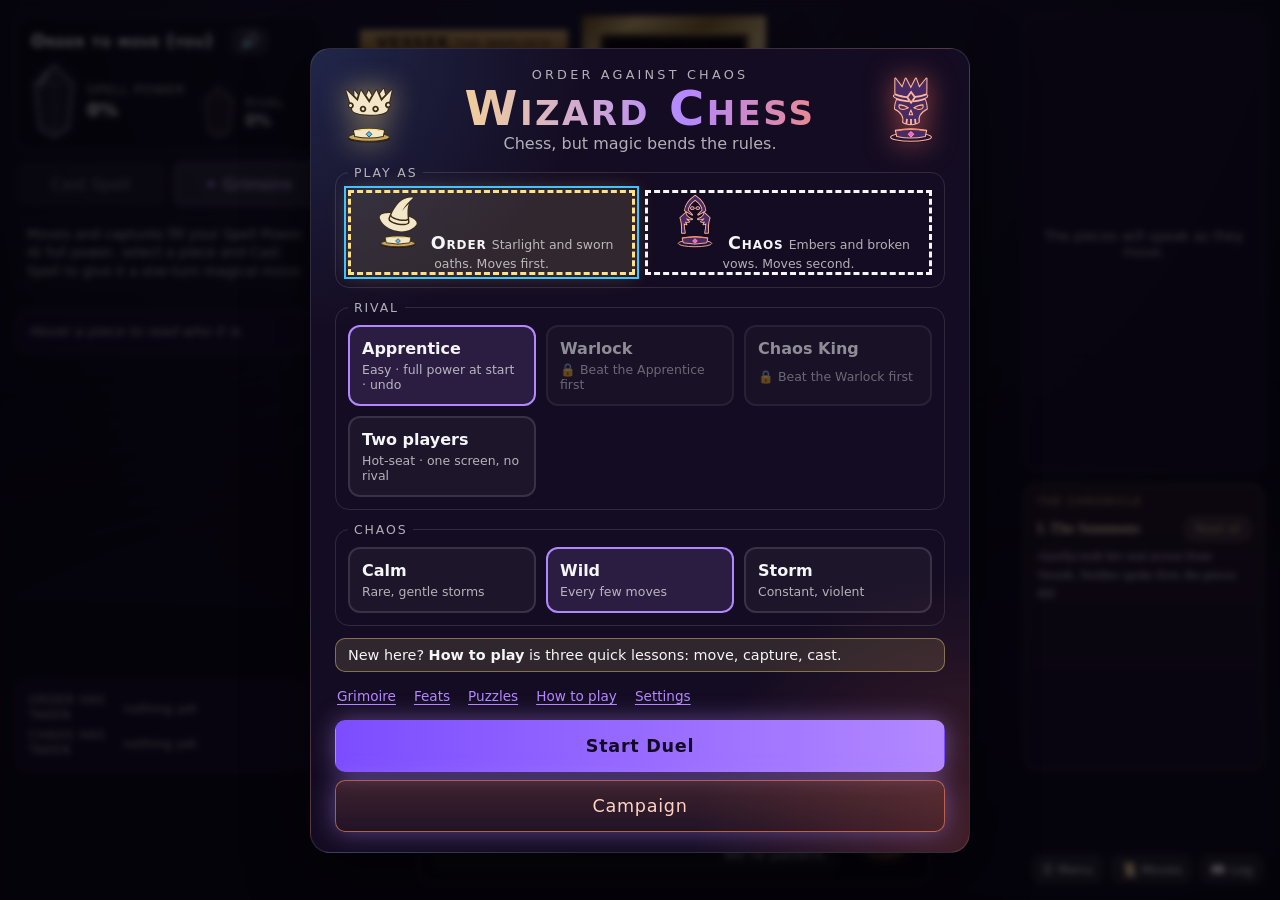
<file: WizardChess3/index.html>
<!doctype html>
<html lang="en">
  <head>
    <meta charset="UTF-8" />
    <meta name="viewport" content="width=device-width, initial-scale=1, viewport-fit=cover" />
    <meta name="color-scheme" content="dark" />
    <title>Wizard Chess</title>
    <script type="module" crossorigin src="./assets/index-HeDtw8md.js"></script>
    <link rel="stylesheet" crossorigin href="./assets/index-D9bNQwa-.css">
  </head>
  <body>
    <div class="check-vignette" aria-hidden="true"></div>
    <div id="announcer" class="visually-hidden" aria-live="polite" aria-atomic="true"></div>
    <main class="game-shell" id="app">
      <div class="backdrop" id="backdrop" aria-hidden="true"></div>
      <header class="status" id="status">
        <div class="status__main">
          <div class="status__row">
            <span class="status__turn" id="turnIndicator">Order to move</span>
            <span class="status__thinking sigil" id="thinking" hidden aria-hidden="true"></span>
            <span class="badge badge--check" id="checkBadge" hidden>Check!</span>
            <button
              id="muteBtn"
              type="button"
              class="btn-icon"
              aria-pressed="false"
              title="Sound on/off (M)"
              aria-label="Sound on/off"
            >
              🔊
            </button>
          </div>
          <ul class="omens" id="omens" aria-live="polite" aria-label="Omens"></ul>
          <div class="mana-row">
            <div
              class="mana mana--you"
              id="manaYou"
              role="progressbar"
              aria-label="Your spell power"
              aria-valuemin="0"
              aria-valuemax="100"
              aria-valuenow="0"
            >
              <svg class="crystal" viewBox="0 0 60 100" aria-hidden="true">
                <defs>
                  <clipPath id="crystalClipYou">
                    <polygon points="30,3 55,27 49,86 30,97 11,86 5,27" />
                  </clipPath>
                  <linearGradient id="liquidYou" x1="0" y1="0" x2="0" y2="1">
                    <stop offset="0" stop-color="#ffeb3b" />
                    <stop offset="0.5" stop-color="#7c4dff" />
                    <stop offset="1" stop-color="#40c4ff" />
                  </linearGradient>
                </defs>
                <polygon class="crystal__glass" points="30,3 55,27 49,86 30,97 11,86 5,27" />
                <g clip-path="url(#crystalClipYou)">
                  <rect
                    class="crystal__liquid"
                    id="manaLiquid"
                    x="0"
                    y="100"
                    width="60"
                    height="110"
                    fill="url(#liquidYou)"
                  />
                  <g class="crystal__bubbles">
                    <circle cx="18" cy="90" r="2" />
                    <circle cx="34" cy="94" r="1.4" />
                    <circle cx="44" cy="88" r="1.8" />
                    <circle cx="26" cy="96" r="1.2" />
                  </g>
                </g>
                <path class="crystal__facet" d="M30 3 L30 97 M5 27 L55 27 M11 86 L49 86" />
                <path class="crystal__shine" d="M12 30 L22 12" />
                <polygon class="crystal__outline" points="30,3 55,27 49,86 30,97 11,86 5,27" />
              </svg>
              <div class="mana__meta">
                <span class="mana__label" id="manaLabelYou">Spell Power</span>
                <span class="mana__text" id="manaText">0%</span>
              </div>
            </div>
            <div class="mana mana--rival" aria-label="Rival spell power">
              <svg class="crystal crystal--small" viewBox="0 0 60 100" aria-hidden="true">
                <defs>
                  <clipPath id="crystalClipRival">
                    <polygon points="30,3 55,27 49,86 30,97 11,86 5,27" />
                  </clipPath>
                  <linearGradient id="liquidRival" x1="0" y1="0" x2="0" y2="1">
                    <stop offset="0" stop-color="#ff8a65" />
                    <stop offset="1" stop-color="#d500f9" />
                  </linearGradient>
                </defs>
                <polygon class="crystal__glass" points="30,3 55,27 49,86 30,97 11,86 5,27" />
                <g clip-path="url(#crystalClipRival)">
                  <rect
                    class="crystal__liquid"
                    id="rivalManaLiquid"
                    x="0"
                    y="100"
                    width="60"
                    height="110"
                    fill="url(#liquidRival)"
                  />
                </g>
                <path class="crystal__facet" d="M30 3 L30 97 M5 27 L55 27 M11 86 L49 86" />
                <polygon class="crystal__outline" points="30,3 55,27 49,86 30,97 11,86 5,27" />
              </svg>
              <div class="mana__meta">
                <span class="mana__label" id="manaLabelRival">Rival</span>
                <span class="mana__text" id="rivalManaText">0%</span>
              </div>
            </div>
          </div>
        </div>
        <nav class="status__menu" aria-label="Duel menu">
          <button
            id="openMenuBtn"
            type="button"
            class="menu-btn"
            title="Menu: new duel, undo, save, grimoire, feats"
          >
            ☰ Menu
          </button>
          <button id="openHistoryBtn" type="button" class="menu-btn" title="Move history">
            📜 Moves
          </button>
          <button id="openLogBtn" type="button" class="menu-btn" title="Duel log">📖 Log</button>
        </nav>
      </header>

      <section class="board-wrap" id="boardWrap" aria-label="Board">
        <div class="board-frame">
          <div class="ranks" id="rankLabels" aria-hidden="true"></div>
          <div class="board-area">
            <div id="board" class="board"></div>
            <div class="board-vignette" aria-hidden="true"></div>
          </div>
          <div class="corner" aria-hidden="true"></div>
          <div class="files" id="fileLabels" aria-hidden="true"></div>
        </div>
        <div id="chaosBanner" class="chaos-banner" role="status" aria-live="assertive" hidden>
          <span id="chaosBannerText"></span>
          <span class="chaos-banner__sub" id="chaosBannerSub" hidden></span>
        </div>
        <div class="piece-bubble" id="pieceBubble" aria-hidden="true" hidden>
          <b class="piece-bubble__who" id="pieceBubbleWho"></b>
          <span class="piece-bubble__text" id="pieceBubbleText"></span>
        </div>
        <div class="table-rival" id="tableRival" aria-hidden="true">
          <svg class="portrait piece--b" id="tableRivalPortrait" viewBox="0 0 100 100">
            <use href="#pt-pip"></use>
          </svg>
          <div class="table-rival__text">
            <b id="tableRivalName"></b>
            <span id="tableRivalBubble">…</span>
          </div>
        </div>
      </section>

      <div class="left-stack" id="leftStack">
        <section class="codex" id="codex" aria-label="About this piece">
          <p class="codex__empty" id="codexEmpty">Hover a piece to read who it is.</p>
          <div class="codex__body" id="codexBody" hidden>
            <div class="codex__head">
              <span class="codex__icon" id="codexIcon"></span>
              <div>
                <b id="codexName"></b>
                <span class="codex__type" id="codexType"></span>
              </div>
            </div>
            <p class="codex__lore" id="codexLore"></p>
            <p class="codex__deeds" id="codexDeeds" hidden></p>
            <p class="codex__moves" id="codexMoves"></p>
            <div class="codex__spell">
              <span class="codex__label">Spell</span>
              <b id="codexSpell"></b><span class="codex__cost" id="codexCost"></span>
              <p id="codexSpellDesc"></p>
              <p class="codex__tier" id="codexTier"></p>
            </div>
          </div>
        </section>
        <section class="fallen" id="fallen" aria-label="Captured pieces">
          <div class="fallen__row">
            <span class="fallen__label">Order has taken</span>
            <span class="fallen__icons" id="fallenByOrder"></span>
          </div>
          <div class="fallen__row">
            <span class="fallen__label">Chaos has taken</span>
            <span class="fallen__icons" id="fallenByChaos"></span>
          </div>
        </section>
      </div>
      <div class="rival-say" id="rivalSay" hidden>
        <b class="rival-say__who" id="rivalSayWho"></b>
        <span id="rivalSayText"></span>
      </div>

      <aside class="sidebar">
        <div class="spell-row">
          <button id="backBtn" type="button" class="btn-back" title="Put the piece down" hidden>
            ← Back
          </button>
          <button id="castBtn" type="button" class="btn-cast" title="Cast spell (C)" disabled>
            Cast Spell
          </button>
          <button id="cancelBtn" type="button" class="btn-cancel" title="Cancel (Esc)" hidden>
            Cancel Spell
          </button>
          <button id="grimoireBtn" type="button" class="btn-grimoire" title="Grimoire (G)">
            <span class="btn-grimoire__icon" aria-hidden="true">✦</span> Grimoire
          </button>
        </div>
        <p class="status-line" id="statusLine" role="status" aria-live="polite"></p>

        <section class="puzzle-panel" id="puzzlePanel" hidden aria-label="Puzzle">
          <div class="puzzle-panel__head">
            <span class="puzzle-panel__tag">Puzzle</span>
            <b id="puzzleName"></b>
          </div>
          <p class="puzzle-panel__hint" id="puzzleHint"></p>
          <ol class="puzzle-panel__steps" id="puzzleSteps">
            <li data-step="1">Select your <b id="puzzlePiece"></b>, the glowing piece</li>
            <li data-step="2">Press <b>Cast Spell</b> to arm <b id="puzzleSpell"></b></li>
            <li data-step="3">Move it to the <b>purple</b> square that gives mate</li>
          </ol>
          <div class="puzzle-panel__actions">
            <button type="button" id="puzzleResetBtn" title="Put the pieces back">
              Reset board
            </button>
            <button type="button" id="puzzleListBtn" title="Pick another puzzle">
              All puzzles
            </button>
            <button type="button" id="puzzleLeaveBtn" title="Back to duelling">Leave puzzle</button>
          </div>
        </section>

        <section class="persona persona--rival" id="rivalPanel">
          <svg class="painting__filigree" viewBox="0 0 236 300" aria-hidden="true">
            <defs>
              <symbol
                id="filigree"
                viewBox="0 0 40 40"
                fill="none"
                stroke="#e8c874"
                stroke-width="1.6"
                stroke-linecap="round"
                opacity="0.9"
              >
                <path d="M3 37 C3 18 12 8 32 5" />
                <path d="M3 37 C8 24 18 15 32 12" />
                <path d="M32 5 c-5 0 -8 4 -5 7 c3 3 8 0 6 -4" />
                <path d="M6 30 c-3 -3 1 -8 5 -6 c3 2 1 6 -2 6" />
              </symbol>
            </defs>
            <use href="#filigree" x="30" y="30" width="40" height="40" />
            <use
              href="#filigree"
              x="166"
              y="30"
              width="40"
              height="40"
              transform="scale(-1 1) translate(-372 0)"
            />
            <use
              href="#filigree"
              x="30"
              y="230"
              width="40"
              height="40"
              transform="scale(1 -1) translate(0 -500)"
            />
            <use
              href="#filigree"
              x="166"
              y="230"
              width="40"
              height="40"
              transform="scale(-1 -1) translate(-372 -500)"
            />
          </svg>
          <svg
            class="portrait piece--b"
            id="rivalPortrait"
            viewBox="0 0 100 100"
            aria-hidden="true"
          >
            <use href="#pt-cowled" />
          </svg>
          <img class="painting__img" id="rivalPainting" alt="" hidden />
          <div class="persona__text">
            <div class="persona__who">
              <b class="persona__name" id="rivalName">Rival</b>
              <span class="persona__title" id="rivalTitle"></span>
            </div>
            <p class="bubble" id="rivalBubble">…</p>
          </div>
        </section>

        <section class="persona persona--champion" id="championPanel">
          <div class="persona__text">
            <div class="persona__who">
              <b class="persona__name" id="championName">Champion</b>
              <span class="persona__title" id="championTitle"></span>
            </div>
            <p class="bubble" id="championBubble">…</p>
          </div>
          <svg
            class="portrait piece--w"
            id="championPortrait"
            viewBox="0 0 100 100"
            aria-hidden="true"
          >
            <use href="#pt-pointy-hat" />
          </svg>
          <img class="medallion__img" id="championPainting" alt="" hidden />
        </section>

        <div class="right-stack">
          <section class="piece-chat" id="pieceChat" aria-label="The pieces talk">
            <p class="piece-chat__empty" id="pieceChatEmpty">The pieces will speak as they move.</p>
          </section>
          <section class="chronicle" id="chronicle" aria-label="The chronicle of this duel">
            <div class="chronicle__head">
              <span class="chronicle__tag">The Chronicle</span>
              <b id="chronicleChapter">I. The Summons</b>
              <button
                type="button"
                class="chronicle__open"
                id="chronicleOpenBtn"
                title="Read the whole chronicle"
              >
                Read all
              </button>
            </div>
            <div class="chronicle__beats" id="chronicleBeats"></div>
          </section>
        </div>
      </aside>
    </main>

    <dialog id="titleDialog" class="dialog dialog--title" aria-labelledby="titleHeading">
      <form method="dialog" class="dialog__form title" id="titleForm">
        <div class="title__hero">
          <svg class="title__king piece--w" viewBox="0 0 100 100" aria-hidden="true">
            <use href="#pc-w-k" />
          </svg>
          <div class="title__text">
            <p class="title__over">Order against Chaos</p>
            <h1 id="titleHeading" class="title__name">Wizard Chess</h1>
            <p class="title__tag">Chess, but magic bends the rules.</p>
          </div>
          <svg class="title__king piece--b" viewBox="0 0 100 100" aria-hidden="true">
            <use href="#pc-b-k" />
          </svg>
        </div>

        <p class="title__rotate" id="titleRotate" hidden>
          <span class="title__rotate-icon" aria-hidden="true">⟲</span>
          <span>Turn your phone sideways to play: the table fits best in <b>landscape</b>.</span>
          <button type="button" id="titleRotateDismiss" class="link-btn">Got it</button>
        </p>

        <fieldset class="side-pick">
          <legend class="pick__legend">Play as</legend>
          <label class="side-card side-card--w">
            <input type="radio" name="side" value="w" checked />
            <svg class="side-card__icon piece--w" viewBox="0 0 100 100" aria-hidden="true">
              <use href="#pc-w-q" />
            </svg>
            <span class="side-card__name">Order</span>
            <span class="side-card__sub">Starlight and sworn oaths. Moves first.</span>
          </label>
          <label class="side-card side-card--b">
            <input type="radio" name="side" value="b" />
            <svg class="side-card__icon piece--b" viewBox="0 0 100 100" aria-hidden="true">
              <use href="#pc-b-q" />
            </svg>
            <span class="side-card__name">Chaos</span>
            <span class="side-card__sub">Embers and broken vows. Moves second.</span>
          </label>
        </fieldset>

        <fieldset class="diff-pick">
          <legend class="pick__legend">Rival</legend>
          <label class="chip">
            <input type="radio" name="difficulty" value="easy" />
            <span class="chip__name">Apprentice</span>
            <span class="chip__sub">Easy · full power at start · undo</span>
          </label>
          <label class="chip">
            <input type="radio" name="difficulty" value="medium" checked />
            <span class="chip__name">Warlock</span>
            <span class="chip__sub">Medium · undo allowed</span>
          </label>
          <label class="chip">
            <input type="radio" name="difficulty" value="hard" />
            <span class="chip__name">Chaos King</span>
            <span class="chip__sub">Hard · no undo</span>
          </label>
          <label class="chip chip--hotseat">
            <input type="radio" name="difficulty" value="hotseat" />
            <span class="chip__name">Two players</span>
            <span class="chip__sub">Hot-seat · one screen, no rival</span>
          </label>
        </fieldset>

        <fieldset class="diff-pick chaos-pick">
          <legend class="pick__legend">Chaos</legend>

          <label class="chip"
            ><input type="radio" name="chaos" value="calm" /><span class="chip__name">Calm</span
            ><span class="chip__sub">Rare, gentle storms</span></label
          >

          <label class="chip"
            ><input type="radio" name="chaos" value="wild" checked /><span class="chip__name"
              >Wild</span
            ><span class="chip__sub">Every few moves</span></label
          >

          <label class="chip"
            ><input type="radio" name="chaos" value="storm" /><span class="chip__name">Storm</span
            ><span class="chip__sub">Constant, violent</span></label
          >
        </fieldset>

        <p class="title__callout" id="titleCallout" hidden>
          New here? <b>How to play</b> is three quick lessons: move, capture, cast.
        </p>

        <p class="title__puzzle" id="titlePuzzleNote" hidden>
          Puzzle in progress: <b id="titlePuzzleName"></b>. Start Duel leaves it.
        </p>

        <div class="title__links">
          <button type="button" id="titleGrimoireBtn" class="link-btn">Grimoire</button>

          <button type="button" id="titleFeatsBtn" class="link-btn">Feats</button>
          <button type="button" id="titlePuzzlesBtn" class="link-btn">Puzzles</button>
          <button type="button" id="titleTutorialBtn" class="link-btn">How to play</button>
          <button type="button" id="titleSettingsBtn" class="link-btn">Settings</button>

          <span class="title__record" id="titleRecord"></span>
        </div>

        <div class="dialog__actions title__actions">
          <button type="submit" value="new" class="btn-primary btn-big" id="startBtn">
            Start Duel
          </button>
          <button type="button" class="btn-big btn-campaign" id="titleCampaignBtn">Campaign</button>
          <button type="submit" value="continue" id="continueBtn" hidden>
            Continue saved duel
          </button>
          <button type="submit" value="close" id="closeTitleBtn" hidden>Back to the board</button>
        </div>
      </form>
    </dialog>

    <dialog id="resultDialog" class="dialog" aria-labelledby="resultTitle">
      <form method="dialog" class="dialog__form">
        <h2 id="resultTitle" class="dialog__title">Checkmate</h2>
        <p id="resultText" class="dialog__sub"></p>
        <dl class="recap" id="recap"></dl>
        <div class="dialog__actions">
          <button type="submit" value="campaign" class="btn-primary" id="resultCampaignBtn" hidden>
            Next rival
          </button>
          <button type="submit" value="rematch" class="btn-primary" id="resultRematchBtn">
            Rematch
          </button>
          <button type="submit" value="swap" id="resultSwapBtn">Swap sides &amp; rematch</button>
          <button type="submit" value="title">Title screen</button>
          <button type="submit" value="close">Look at the board</button>
        </div>
      </form>
    </dialog>

    <dialog id="campaignDialog" class="dialog dialog--wide" aria-labelledby="campaignTitle">
      <form method="dialog" class="dialog__form">
        <h2 id="campaignTitle" class="dialog__title">The Road of Three Rivals</h2>
        <p class="dialog__sub" id="campaignSub"></p>
        <ol class="road" id="road" aria-label="The road"></ol>
        <p class="road__note" id="campaignNote"></p>
        <div class="dialog__actions">
          <button type="submit" value="face" class="btn-primary" id="campaignFaceBtn">
            Face the rival
          </button>
          <button type="submit" value="reset" id="campaignResetBtn" hidden>
            Walk the road again
          </button>
          <button type="submit" value="close">Back</button>
        </div>
      </form>
    </dialog>

    <dialog id="bossDialog" class="dialog dialog--boss" aria-labelledby="bossName">
      <form method="dialog" class="dialog__form boss">
        <p class="boss__stage" id="bossStage"></p>
        <svg
          class="portrait piece--b boss__portrait"
          id="bossPortrait"
          viewBox="0 0 100 100"
          aria-hidden="true"
        >
          <use href="#pt-cowled"></use>
        </svg>
        <img class="boss__painting" id="bossPainting" alt="" hidden />
        <h2 id="bossName" class="dialog__title boss__name">Rival</h2>
        <p class="boss__title" id="bossTitle"></p>
        <p class="boss__place" id="bossPlace"></p>
        <ul class="boss__lines" id="bossLines" aria-live="polite"></ul>
        <div class="dialog__actions">
          <button type="submit" value="begin" class="btn-primary btn-big" id="bossBeginBtn">
            Begin the duel
          </button>
          <button type="submit" value="close">Not now</button>
        </div>
      </form>
    </dialog>

    <dialog id="historyDialog" class="dialog dialog--wide" aria-labelledby="historyTitle">
      <form method="dialog" class="dialog__form">
        <h2 id="historyTitle" class="dialog__title">Move history</h2>
        <ol class="history history--dialog" id="history" aria-label="Move history"></ol>
        <div class="dialog__actions">
          <button type="submit" value="close" class="btn-primary">Close</button>
        </div>
      </form>
    </dialog>

    <dialog id="chronicleDialog" class="dialog dialog--wide" aria-labelledby="chronicleTitle">
      <form method="dialog" class="dialog__form">
        <h2 id="chronicleTitle" class="dialog__title">The Chronicle</h2>
        <p class="dialog__sub" id="chronicleSub"></p>
        <dl class="recap chronicle-stats" id="chronicleStats"></dl>
        <div class="chronicle-full" id="chronicleFull"></div>
        <div class="dialog__actions">
          <button type="submit" value="close" class="btn-primary">Close</button>
        </div>
      </form>
    </dialog>

    <dialog id="logDialog" class="dialog dialog--wide" aria-labelledby="logTitle">
      <form method="dialog" class="dialog__form">
        <h2 id="logTitle" class="dialog__title">Duel log</h2>
        <div class="feed feed--dialog" id="feed" role="log" aria-label="Duel log"></div>
        <div class="dialog__actions">
          <button type="submit" value="close" class="btn-primary">Close</button>
        </div>
      </form>
    </dialog>

    <!-- Phones: the side panels (pieces' chat, codex, champion, fallen) open here as a sheet. -->
    <dialog id="panelDialog" class="dialog dialog--wide" aria-labelledby="panelTitle">
      <form method="dialog" class="dialog__form">
        <h2 id="panelTitle" class="dialog__title">The pieces</h2>
        <div class="panel-sheet" id="panelSheet"></div>
        <div class="dialog__actions">
          <button type="submit" value="close" class="btn-primary">Close</button>
        </div>
      </form>
    </dialog>

    <dialog id="menuDialog" class="dialog dialog--wide" aria-labelledby="menuTitle">
      <form method="dialog" class="dialog__form" id="controlsPanel">
        <h2 id="menuTitle" class="dialog__title">Menu</h2>
        <div class="controls controls--phone" role="group" aria-label="Duel panels">
          <button id="menuHistoryBtn" type="button" title="Move history">📜 Moves</button>
          <button id="menuLogBtn" type="button" title="Duel log">📖 Log</button>
          <button id="menuChronicleBtn" type="button" title="The chronicle of this duel">
            📕 Chronicle
          </button>
          <button id="menuChatBtn" type="button" title="What the pieces have said">
            💬 The pieces
          </button>
        </div>
        <div class="controls" role="toolbar" aria-label="Duel controls">
          <button id="menuBtn" type="button" title="New duel (N)">New Duel</button>
          <button id="undoBtn" type="button" title="Undo (U)">Undo</button>
          <button id="hintBtn" type="button" title="Hint (H)">Hint</button>
          <button id="saveBtn" type="button" title="Save (S)">Save</button>
          <button id="loadBtn" type="button" title="Load (L)">Load</button>
          <button id="featsBtn" type="button" title="Feats (F)">Feats</button>
          <button id="puzzlesBtn" type="button" title="Spell puzzles (P)">Puzzles</button>
          <button id="tutorialBtn" type="button" title="Three-step tutorial">How to play</button>
          <button id="settingsBtn" type="button" title="Settings">Settings</button>
        </div>
        <details class="panel" open>
          <summary>Pieces &amp; controls</summary>
          <dl class="legend" id="legend">
            <div data-type="k">
              <dt></dt>
              <dd>King</dd>
            </div>
            <div data-type="q">
              <dt></dt>
              <dd>Mage / Warlock</dd>
            </div>
            <div data-type="r">
              <dt></dt>
              <dd>Tower / Bastion</dd>
            </div>
            <div data-type="b">
              <dt></dt>
              <dd>Oracle / Skull-Seer</dd>
            </div>
            <div data-type="n">
              <dt></dt>
              <dd>Dragon / Bat Rider</dd>
            </div>
            <div data-type="p">
              <dt></dt>
              <dd>Apprentice / Ash-kin</dd>
            </div>
          </dl>
          <p class="help">
            Click or tap a piece, then a gold square. Keyboard: arrows move the cursor, Enter
            selects, C casts, Esc cancels, U undo, H hint, N new duel, G grimoire, F feats, M mute.
          </p>
        </details>
        <div class="dialog__actions">
          <button type="submit" value="close" class="btn-primary">Close</button>
        </div>
      </form>
    </dialog>

    <dialog id="settingsDialog" class="dialog dialog--wide" aria-labelledby="settingsTitle">
      <form method="dialog" class="dialog__form" id="settingsForm">
        <h2 id="settingsTitle" class="dialog__title">Settings</h2>
        <fieldset class="field">
          <legend>Sound and motion</legend>
          <label><input type="checkbox" id="setSound" /> Sound effects</label>
          <label><input type="checkbox" id="setMusic" /> Music (a theme per rival)</label>
          <label
            ><input type="checkbox" id="setReduceMotion" /> Reduce motion (no slides, sparks or
            shakes)</label
          >
          <label
            >Camera
            <select id="setCinema">
              <option value="fixed">Fixed at the table (no camera moves)</option>
              <option value="spells">Ride along on spells</option>
              <option value="all">Ride along on captures and spells</option>
            </select></label
          >
          <label
            >Voices
            <select id="setVoice">
              <option value="rival">The rival speaks aloud</option>
              <option value="both">Both characters speak aloud</option>
              <option value="off">No voices</option>
            </select></label
          >
          <div class="voice-pick">
            <label
              ><span id="rivalVoiceLabel">Rival's voice</span>
              <select id="setRivalVoice">
                <option value="">Automatic (best installed)</option>
              </select></label
            >
            <button type="button" id="testRivalVoice" title="Hear a line">Test</button>
          </div>
          <div class="voice-pick">
            <label
              ><span id="championVoiceLabel">Champion's voice</span>
              <select id="setChampionVoice">
                <option value="">Automatic (best installed)</option>
              </select></label
            >
            <button type="button" id="testChampionVoice" title="Hear a line">Test</button>
          </div>
          <label
            ><input type="checkbox" id="setHdVoice" /> HD voices: a neural voice per character,
            rendered in your browser (one ~90 MB download, then cached)</label
          >
          <p class="help hd-status" id="hdVoiceStatus">Off</p>
          <p class="help" id="voiceTip">
            Voices come from your system. For better ones on a Mac: System Settings › Accessibility
            › Spoken Content › System Voice › Manage Voices, download an <b>Enhanced</b> or
            <b>Premium</b> English voice, then reload the game. Automatic picks the best one
            installed.
          </p>
        </fieldset>
        <fieldset class="field">
          <legend>Keys</legend>
          <p class="help">
            Arrows move the cursor, Enter selects, Escape cancels. Click a key to change it, then
            press the new one.
          </p>
          <div class="bindings" id="bindingsList"></div>
          <button type="button" id="resetBindingsBtn">Reset keys</button>
        </fieldset>
        <p class="help">
          Gamepad: d-pad or stick moves, A selects, B cancels, X casts, Y hints, Start opens the
          menu.
        </p>
        <div class="dialog__actions">
          <button type="submit" value="close" class="btn-primary">Done</button>
        </div>
      </form>
    </dialog>

    <dialog id="puzzlesDialog" class="dialog dialog--wide" aria-labelledby="puzzlesTitle">
      <form method="dialog" class="dialog__form">
        <h2 id="puzzlesTitle" class="dialog__title">Spell puzzles</h2>
        <p class="dialog__sub">
          Each is mate in one, and only a spell will do it. Solve them to learn what every spell is
          for.
        </p>
        <ol class="puzzle-how" aria-label="How a puzzle works">
          <li>
            <b>Pick a puzzle below.</b> The board loads with exactly enough Spell Power for its
            spell.
          </li>
          <li>
            <b>Select the glowing piece</b>, press <b>Cast Spell</b>, then move it to the
            <b>purple</b> square that gives mate. The sidebar counts the three steps with you.
          </li>
          <li>
            A wrong move puts the pieces back. <b>Leave puzzle</b> in the sidebar returns you to
            duelling.
          </li>
        </ol>
        <ul class="puzzles" id="puzzlesList"></ul>
        <div class="dialog__actions">
          <button type="submit" value="close" class="btn-primary">Close</button>
          <button type="submit" value="leave" id="puzzlesLeaveBtn" hidden>Leave puzzle</button>
        </div>
      </form>
    </dialog>

    <dialog id="puzzleDoneDialog" class="dialog" aria-labelledby="puzzleDoneTitle">
      <form method="dialog" class="dialog__form">
        <h2 id="puzzleDoneTitle" class="dialog__title">Solved</h2>
        <p class="dialog__sub" id="puzzleDoneText"></p>
        <div class="dialog__actions">
          <button type="submit" value="next" class="btn-primary">Next puzzle</button>
          <button type="submit" value="list">All puzzles</button>
          <button type="submit" value="duel">Back to duelling</button>
        </div>
      </form>
    </dialog>

    <dialog id="grimoireDialog" class="dialog dialog--wide" aria-labelledby="grimoireTitle">
      <form method="dialog" class="dialog__form">
        <h2 id="grimoireTitle" class="dialog__title">Grimoire</h2>
        <p class="dialog__sub">
          Every cast attunes a piece to its spell. Attune enough and you choose how it evolves; the
          rival evolves with you, down the other path.
        </p>
        <div class="grimoire" id="grimoireList"></div>
        <div class="dialog__actions">
          <button type="submit" value="close" class="btn-primary">Close</button>
        </div>
      </form>
    </dialog>

    <dialog id="featsDialog" class="dialog dialog--wide" aria-labelledby="featsTitle">
      <form method="dialog" class="dialog__form">
        <h2 id="featsTitle" class="dialog__title">Feats</h2>
        <p class="dialog__sub" id="featsSummary"></p>
        <ul class="feats" id="featsList"></ul>
        <div class="dialog__actions">
          <button type="submit" value="close" class="btn-primary">Close</button>
        </div>
      </form>
    </dialog>

    <dialog id="promotionDialog" class="dialog" aria-labelledby="promoTitle">
      <form method="dialog" class="dialog__form">
        <h2 id="promoTitle" class="dialog__title">Your Apprentice ascends</h2>
        <p class="dialog__sub">Choose its new form.</p>
        <div class="dialog__actions promo" id="promoChoices"></div>
      </form>
    </dialog>

  </body>
</html>
</file>
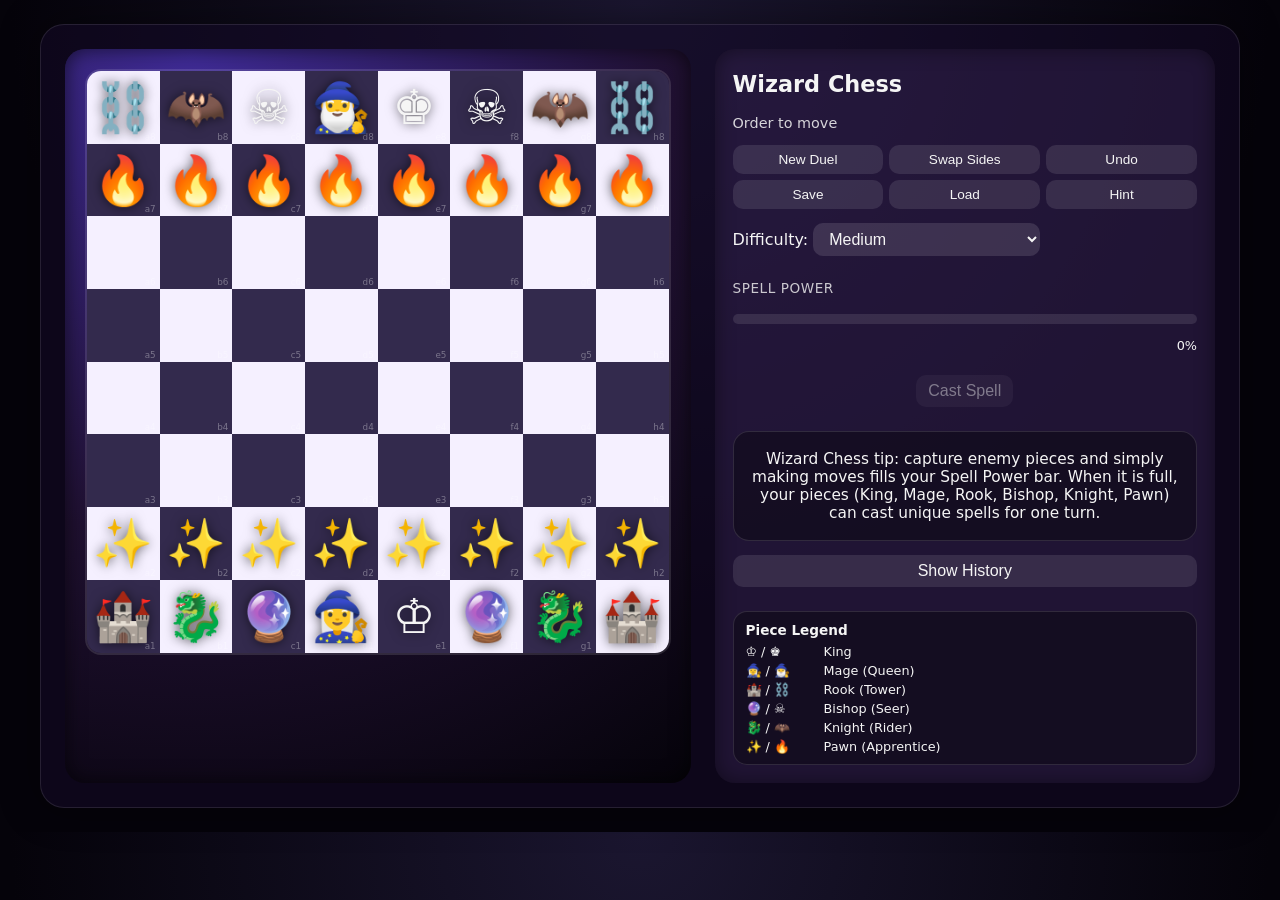
<file: WizardChess.html>
<!DOCTYPE html>
<html lang="en">
<head>
<meta charset="UTF-8" />
<title>Wizard Chess</title>
<style>
:root {
  --bg-main: radial-gradient(circle at top, #1b1630, #05030a 60%);
  --board-dark: #332a4d;
  --board-light: #f5f0ff;
  --accent: #ffca28;
  --danger: #ff6f61;
  --text: #f5f5f5;
  --board-outline: rgba(255,255,255,0.1);
}
* { box-sizing: border-box; }
body {
  margin: 0;
  font-family: system-ui, sans-serif;
  background: var(--bg-main);
  color: var(--text);
  overflow-x: hidden;
}

/* Game layout */
.game-shell {
  display: grid;
  grid-template-columns: minmax(350px, 1fr) minmax(260px, 0.8fr);
  gap: 24px;
  padding: 24px;
  width: min(1200px, 96%);
  margin: 24px auto;
  border-radius: 24px;
  background: rgba(20, 10, 40, 0.55);
  box-shadow: 0 0 40px rgba(0,0,0,0.4);
  border: 1px solid var(--board-outline);
}
@media (max-width: 900px) {
  .game-shell { grid-template-columns: 1fr; }
}
.board-wrap {
  position: relative;
  padding: clamp(12px, 2vw, 20px);
  border-radius: 20px;
  background: radial-gradient(circle at 20% 0, #3f2b96, #1f1030 55%, #05030a);
  box-shadow: inset 0 0 20px rgba(0,0,0,0.6);
  transition: box-shadow 0.3s ease, border-color 0.3s ease;
}

/* Chaos flash animation */
.board-wrap.chaos-flash {
  animation: chaosFlash 0.6s ease-out;
}
@keyframes chaosFlash {
  0% {
    box-shadow:
      0 0 32px rgba(255, 202, 40, 0.8),
      0 0 64px rgba(124, 77, 255, 0.9),
      inset 0 0 20px rgba(0,0,0,0.6);
    border: 2px solid rgba(255, 202, 40, 0.9);
  }
  100% {
    box-shadow: inset 0 0 20px rgba(0,0,0,0.6);
    border: 2px solid rgba(255,255,255,0.12);
  }
}

.board {
  width: 100%;
  aspect-ratio: 1;
  display: grid;
  grid-template-columns: repeat(8, 1fr);
  grid-auto-rows: 1fr;
  border-radius: 16px;
  overflow: hidden;
  user-select: none;
  border: 2px solid rgba(255,255,255,0.12);
}
.square {
  display: flex;
  align-items: center;
  justify-content: center;
  font-size: clamp(1.8rem, 4vw, 3rem);
  cursor: pointer;
  position: relative;
}
.square.dark { background: var(--board-dark); }
.square.light { background: var(--board-light); }
.piece {
  filter: drop-shadow(0 0 6px rgba(0,0,0,0.6));
  transition: transform 0.1s ease;
}
.square:hover .piece { transform: translateY(-2px); }

/* Coordinate labels */
.coord-label {
  position: absolute;
  font-size: 0.55rem;
  color: rgba(255,255,255,0.35);
  bottom: 2px;
  right: 4px;
  pointer-events: none;
}

/* GOLD legal-move glow */
.square.glow::after {
  content: "";
  position: absolute;
  inset: 10%;
  border-radius: 10px;
  border: 2px solid rgba(255, 202, 40, 0.95);
  box-shadow: 0 0 10px rgba(255, 202, 40, 0.9), 0 0 18px rgba(255, 202, 40, 0.6);
  background: radial-gradient(circle, rgba(255, 202, 40, 0.25) 0, transparent 65%);
}

/* Hint glow (blue-ish) + pulse */
.square.hint-glow::after {
  content: "";
  position: absolute;
  inset: 10%;
  border-radius: 10px;
  border: 2px solid rgba(64, 196, 255, 0.95);
  box-shadow: 0 0 10px rgba(64, 196, 255, 0.9), 0 0 18px rgba(64, 196, 255, 0.6);
  background: radial-gradient(circle, rgba(64, 196, 255, 0.25) 0, transparent 65%);
  animation: hintPulse 1s ease-in-out infinite;
}
@keyframes hintPulse {
  0%, 100% { transform: scale(1); opacity: 1; }
  50% { transform: scale(1.05); opacity: 0.7; }
}

/* King in check (red glow) */
.square.in-check::after {
  content: "";
  position: absolute;
  inset: 10%;
  border-radius: 10px;
  border: 2px solid rgba(255, 111, 97, 0.98);
  box-shadow: 0 0 10px rgba(255, 111, 97, 0.9), 0 0 18px rgba(255, 111, 97, 0.6);
  background: radial-gradient(circle, rgba(255, 111, 97, 0.25) 0, transparent 65%);
}

/* Enchanted piece pulse */
.enchanted { animation: enchantPulse 1s ease-in-out infinite; }
@keyframes enchantPulse {
  0%, 100% { filter: drop-shadow(0 0 6px rgba(140, 82, 255, 0.8)); }
  50% { filter: drop-shadow(0 0 12px rgba(140, 82, 255, 1)); }
}

/* Sidebar */
.sidebar {
  display: flex;
  flex-direction: column;
  gap: 14px;
  padding: 18px;
  border-radius: 20px;
  background: rgba(60,40,90,0.4);
  box-shadow: inset 0 0 20px rgba(0,0,0,0.45);
}
.sidebar h2 { font-size: 1.4rem; margin: 4px 0; }
.turn-indicator { font-size: 0.9rem; opacity: 0.85; }

.controls { display: flex; flex-direction: column; gap: 6px; }
.controls-row { display: flex; gap: 6px; width: 100%; justify-content: space-between; }
.controls-row button { flex: 1; font-size: 0.85rem; }

button, select {
  font-size: 1rem;
  border-radius: 10px;
  padding: 7px 12px;
  border: none;
  cursor: pointer;
}
button {
  background: rgba(255,255,255,0.1);
  color: var(--text);
}
button:disabled {
  opacity: 0.45;
  cursor: default;
}
select {
  background: rgba(255,255,255,0.12);
  color: var(--text);
}

/* (Chaos toggle removed) */

.mana-label { margin-top: 10px; font-size: 0.85rem; letter-spacing: 0.04em; text-transform: uppercase; opacity: 0.8; }
.mana-track { width: 100%; height: 10px; border-radius: 999px; background: rgba(255,255,255,0.1); overflow: hidden; margin-top: 4px; }
.mana-fill { height: 100%; width: 0%; background: linear-gradient(90deg, #40c4ff, #7c4dff, #ffeb3b); transition: width 0.25s ease; }

#spellContainer { text-align: center; margin-top: 8px; }

#infoBox {
  margin-top: 10px;
  padding: 18px;
  border-radius: 16px;
  text-align: center;
  font-size: clamp(0.9rem, 1.2vw, 1.1rem);
  background: rgba(0,0,0,0.35);
  border: 1px solid rgba(255,255,255,0.12);
  min-height: 80px;
  display: flex;
  align-items: center;
  justify-content: center;
  white-space: pre-line;    /* lore + spell text stacked with blank line */
}

#moveHistory {
  max-height: 220px;
  overflow-y: auto;
  border-top: 1px solid rgba(255,255,255,0.18);
  padding-top: 8px;
  font-size: 0.8rem;
  display: none;
}
#moveHistory::-webkit-scrollbar{width:6px;}
#moveHistory::-webkit-scrollbar-thumb{ background: rgba(255,255,255,0.4); border-radius: 4px; }

/* Piece legend */
.legend {
  margin-top: 10px;
  padding: 10px 12px;
  border-radius: 14px;
  background: rgba(0,0,0,0.35);
  border: 1px solid rgba(255,255,255,0.12);
  font-size: 0.8rem;
}
.legend-title {
  font-weight: 600;
  margin-bottom: 6px;
  font-size: 0.85rem;
}
.legend-grid {
  display: grid;
  grid-template-columns: 1fr;
  gap: 4px;
}
.legend-row {
  display: flex;
  align-items: center;
  justify-content: space-between;
  gap: 6px;
}
.legend-icon {
  min-width: 72px;
}
.legend-name {
  flex: 1;
}

/* Hint piece name highlight in text */
.hint-piece-name {
  font-weight: 700;
}
</style>
</head>
<body>
<div class="game-shell">
  <div class="board-wrap">
    <div id="board" class="board"></div>
  </div>

  <div class="sidebar">
    <h2>Wizard Chess</h2>
    <div class="turn-indicator" id="turnIndicator">Order to move</div>

    <div class="controls">
      <div class="controls-row">
        <button id="resetBtn">New Duel</button>
        <button id="swapBtn">Swap Sides</button>
        <button id="undoBtn">Undo</button>
      </div>
      <div class="controls-row">
        <button id="saveBtn">Save</button>
        <button id="loadBtn">Load</button>
        <button id="hintBtn">Hint</button>
      </div>
    </div>

    <label>Difficulty:
      <select id="difficultySelect">
        <option value="easy">Easy (Undo, chill AI)</option>
        <option value="medium" selected>Medium</option>
        <option value="hard">Hard (no undo, spicier AI)</option>
      </select>
    </label>

    <!-- Chaos toggle removed; Chaos is always on now -->

    <div class="mana-label">Spell Power</div>
    <div class="mana-track"><div id="manaFill" class="mana-fill"></div></div>
    <div id="manaText" style="font-size:0.8rem;text-align:right">0%</div>

    <div id="spellContainer">
      <button id="spellBtn" disabled>Cast Spell</button>
      <button id="cancelSpellBtn" style="display:none;">Cancel Spell</button>
    </div>

    <div id="infoBox">
      Wizard Chess tip: capture enemy pieces and simply making moves fills your Spell Power bar. When it is full, your pieces (King, Mage, Rook, Bishop, Knight, Pawn) can cast unique spells for one turn.
    </div>

    <button id="toggleHistory">Show History</button>
    <div id="moveHistory"></div>

    <div class="legend">
      <div class="legend-title">Piece Legend</div>
      <div class="legend-grid">
        <div class="legend-row">
          <span class="legend-icon">♔ / ♚</span>
          <span class="legend-name">King</span>
        </div>
        <div class="legend-row">
          <span class="legend-icon">🧙‍♀️ / 🧙‍♂️</span>
          <span class="legend-name">Mage (Queen)</span>
        </div>
        <div class="legend-row">
          <span class="legend-icon">🏰 / ⛓️</span>
          <span class="legend-name">Rook (Tower)</span>
        </div>
        <div class="legend-row">
          <span class="legend-icon">🔮 / ☠️</span>
          <span class="legend-name">Bishop (Seer)</span>
        </div>
        <div class="legend-row">
          <span class="legend-icon">🐉 / 🦇</span>
          <span class="legend-name">Knight (Rider)</span>
        </div>
        <div class="legend-row">
          <span class="legend-icon">✨ / 🔥</span>
          <span class="legend-name">Pawn (Apprentice)</span>
        </div>
      </div>
    </div>
  </div>
</div>

<script>
/* --- Core constants & state --- */
const ORDER = "w";
const CHAOS = "b";
const PIECES = {
  w:{ k:"♔", q:"🧙‍♀️", r:"🏰", b:"🔮", n:"🐉", p:"✨" },
  b:{ k:"♚", q:"🧙‍♂️", r:"⛓️", b:"☠️", n:"🦇", p:"🔥" }
};
const SAVE_KEY = "wizardChessSave_v8";

/* full names for history / hints */
const TYPE_NAME = {
  p: "Pawn",
  r: "Rook",
  n: "Knight",
  b: "Bishop",
  q: "Mage",
  k: "King"
};

let board = [];
let currentPlayer = ORDER;
let humanColor = ORDER;
let aiColor = CHAOS;
let gameOver = false;
let selected = null;
let validMoves = [];
let spellMode = false;
let manaPlayer = 0;
let manaAI = 0;
let history = [];
let undoStack = [];
let difficulty = "medium";

/* Chaos tracking */
let chaosMoveCounter = 0;
let chaosNextTrigger = 3;         // more frequent
let chaosHasTriggered = false;
const CHAOS_FORCE_AFTER = 6;      // guarantee at least one within 6 half-moves

/* Spells state (now includes pawns) */
let enchantedPieces = {
  w: null,
  b: null
};
let spellCooldowns = {
  w:{ k:0,q:0,r:0,b:0,n:0,p:0 },
  b:{ k:0,q:0,r:0,b:0,n:0,p:0 }
};

/* Lore text */
const LORE = {
  w: {
    k: [
      "The Order King bears a crown woven from starlight and sworn oaths.",
      "This King's presence wards the board from utter oblivion—for now."
    ],
    q: [
      "The White Mage channels ley lines that run beneath the board.",
      "Her staff remembers every duel fought on this enchanted grid."
    ],
    r: [
      "These ivory keeps once guarded the the gates of the Celestial City.",
      "Each castle stone is etched with a binding rune."
    ],
    b: [
      "White Oracles whisper from crystal spheres shimmering with futures.",
      "Their visions twist around the diagonals like coiling smoke."
    ],
    n: [
      "Order's dragons vault over pieces as if over mountain peaks.",
      "Ancient pacts bind these wyrms to protect the citadel."
    ],
    p: [
      "Even the humblest spark of magic can ignite a legend.",
      "Order's apprentices march forward, one quiet spell at a time."
    ]
  },
  b: {
    k: [
      "The Chaos King was crowned in a storm of broken vows.",
      "His shadow spills two squares in every direction."
    ],
    q: [
      "The Warlock of Chaos wields forbidden sigils and laughing stars.",
      "Each spell he casts frays the edges of reality."
    ],
    r: [
      "These iron bastions were forged in chains and thunder.",
      "Each fortress drags a prison of forgotten souls behind it."
    ],
    b: [
      "Skull-Seers read omens in the fractures of bone.",
      "Their gaze can sour crops and sourer hearts."
    ],
    n: [
      "Chaos bats navigate by echoes of fear.",
      "These riders swoop where sanity thins."
    ],
    p: [
      "Ash-kin march with embers in their veins.",
      "Every step of a Chaos pawn leaves a scorch mark on fate."
    ]
  }
};

const SPELL_META = {
  k: {
    name: "Astral Jaunt",
    desc: "For one turn, your King may teleport to any empty square on the board. The destination must be unoccupied—no capturing with this spell."
  },
  q: {
    name: "Reality Fracture",
    desc: "For one turn, your Mage moves like both a Queen and a Knight, bending the grid in impossible angles."
  },
  r: {
    name: "Meteor Tower",
    desc: "For one turn, your Rook moves like a Queen, surging along ranks, files, and diagonals alike."
  },
  b: {
    name: "Veiled Step",
    desc: "For one turn, your Bishop may also step a single square up, down, left, or right, slipping through reality’s seams."
  },
  n: {
    name: "Dragon’s Arc",
    desc: "For one turn, your Knight moves like both a Knight and a Bishop, leaping in L-shapes or sliding along diagonals for surprise strikes."
  },
  p: {
    name: "Piercing March",
    desc: "For one turn, your Pawn can capture one square straight ahead—but only if an enemy pawn stands in its way."
  }
};

const DEFAULT_INFO =
  "Wizard Chess tip: capture enemy pieces and simply making moves fills your Spell Power bar. When it is full, your pieces (King, Mage, Rook, Bishop, Knight, Pawn) can cast unique spells for one turn.";

/* Helpers */
function randomLore(piece) {
  if (!piece) return null;
  const arr = (LORE[piece.color] && LORE[piece.color][piece.type]) || [];
  if (!arr.length) return null;
  return arr[Math.floor(Math.random() * arr.length)];
}
function isInside(r,c){ return r>=0 && r<8 && c>=0 && c<8; }
function cloneBoard(src){ return src.map(row => row.map(p => p ? {...p} : null)); }
function coord(r,c){ return String.fromCharCode("a".charCodeAt(0)+c) + (8-r); }
function colorName(c){ return c===ORDER ? "Order" : "Chaos"; }
function pieceFullName(p){ return TYPE_NAME[p.type] || p.type; }

/* Mana & info UI */
function setInfo(text) {
  document.getElementById("infoBox").textContent = text;
}
function updateTurnIndicator() {
  document.getElementById("turnIndicator").textContent =
    `${colorName(currentPlayer)} to move`;
}
function updateManaUI() {
  const val = Math.max(0, Math.min(100, manaPlayer));
  document.getElementById("manaFill").style.width = val + "%";
  document.getElementById("manaText").textContent = val.toFixed(0) + "%";
}
function gainMana(color, amount) {
  if (color !== humanColor) return;
  manaPlayer = Math.max(0, Math.min(100, manaPlayer + amount));
  updateManaUI();
}

/* Pulse helper: use hint glow for 2s */
function pulseSquares(squares) {
  squares.forEach(({r,c}) => {
    const el = document.querySelector(`.square[data-row="${r}"][data-col="${c}"]`);
    if (el) el.classList.add("hint-glow");
  });
  setTimeout(() => {
    squares.forEach(({r,c}) => {
      const el = document.querySelector(`.square[data-row="${r}"][data-col="${c}"]`);
      if (el) el.classList.remove("hint-glow");
    });
  }, 2000);
}

/* Board setup */
function initBoard() {
  board = Array.from({length:8}, () => Array(8).fill(null));
  const back = ["r","n","b","q","k","b","n","r"];

  // Chaos on top
  for (let c=0;c<8;c++) board[0][c] = {color:CHAOS,type:back[c]};
  for (let c=0;c<8;c++) board[1][c] = {color:CHAOS,type:"p"};

  // Order on bottom
  for (let c=0;c<8;c++) board[7][c] = {color:ORDER,type:back[c]};
  for (let c=0;c<8;c++) board[6][c] = {color:ORDER,type:"p"};
}
function createBoardSquares() {
  const boardElem = document.getElementById("board");
  boardElem.innerHTML = "";
  for (let r=0;r<8;r++) {
    for (let c=0;c<8;c++) {
      const div = document.createElement("div");
      div.classList.add("square");
      div.classList.add((r+c)%2===1 ? "dark" : "light");
      div.dataset.row = r;
      div.dataset.col = c;
      div.addEventListener("click", () => handleSquareClick(r,c));
      div.oncontextmenu = (e) => { e.preventDefault(); cancelSpellMode(); };

      const label = document.createElement("div");
      label.className = "coord-label";
      label.textContent = coord(r,c);
      div.appendChild(label);

      boardElem.appendChild(div);
    }
  }
}

function renderBoard() {
  const squares = document.querySelectorAll(".square");
  squares.forEach(el => {
    el.classList.remove("glow", "in-check");
    // keep hint-glow
    el.querySelectorAll(".piece").forEach(p=>p.remove());
  });

  for (let r=0;r<8;r++) {
    for (let c=0;c<8;c++) {
      const el = document.querySelector(`.square[data-row="${r}"][data-col="${c}"]`);
      const p = board[r][c];
      if (!p) continue;
      const span = document.createElement("span");
      span.className = "piece";
      const ench = enchantedPieces[p.color];
      if (ench && ench.r===r && ench.c===c) span.classList.add("enchanted");
      span.textContent = PIECES[p.color][p.type];
      el.appendChild(span);
    }
  }
  // highlight valid moves
  if (selected) {
    for (const m of validMoves) {
      const el = document.querySelector(
        `.square[data-row="${m.r}"][data-col="${m.c}"]`
      );
      el.classList.add("glow");
    }
  }
  markKingsInCheck();
}

/* Attack / check helpers */
function safeGet(state,r,c){ return isInside(r,c) ? state[r][c] : null; }
function findKing(color,state=board){
  for (let r=0;r<8;r++)for (let c=0;c<8;c++){
    const p=state[r][c];
    if (p && p.color===color && p.type==="k") return {r,c};
  }
  return null;
}
function attacked(r,c,color,state=board){
  const enemy = (color===ORDER?CHAOS:ORDER);

  // enemy knights
  for (const [dr,dc] of [
    [1,2],[1,-2],[-1,2],[-1,-2],
    [2,1],[2,-1],[-2,1],[-2,-1]
  ]) {
    const p = safeGet(state,r+dr,c+dc);
    if (p && p.color===enemy && p.type==="n") return true;
  }

  // enemy pawns
  const pawnDir = enemy===ORDER ? -1 : 1;
  for (const dc of [-1,1]) {
    const p = safeGet(state,r+pawnDir,c+dc);
    if (p && p.color===enemy && p.type==="p") return true;
  }

  // enemy king
  for (let dr=-1;dr<=1;dr++)for(let dc=-1;dc<=1;dc++){
    if (!dr && !dc) continue;
    const p=safeGet(state,r+dr,c+dc);
    if (p && p.color===enemy && p.type==="k") return true;
  }

  // rooks/queens
  for (const [dr,dc] of [[1,0],[-1,0],[0,1],[0,-1]]) {
    let rr=r+dr, cc=c+dc;
    while(isInside(rr,cc)){
      const p=state[rr][cc];
      if (p){
        if (p.color===enemy && (p.type==="r"||p.type==="q")) return true;
        break;
      }
      rr+=dr; cc+=dc;
    }
  }

  // bishops/queens
  for (const [dr,dc] of [[1,1],[1,-1],[-1,1],[-1,-1]]) {
    let rr=r+dr, cc=c+dc;
    while(isInside(rr,cc)){
      const p=state[rr][cc];
      if (p){
        if (p.color===enemy && (p.type==="b"||p.type==="q")) return true;
        break;
      }
      rr+=dr; cc+=dc;
    }
  }
  return false;
}
function isInCheck(color,state=board){
  const pos = findKing(color,state);
  if (!pos) return false;
  return attacked(pos.r,pos.c,color,state);
}
function markKingsInCheck(){
  ["w","b"].forEach(color=>{
    const pos = findKing(color);
    if (pos && isInCheck(color)){
      const el = document.querySelector(
        `.square[data-row="${pos.r}"][data-col="${pos.c}"]`
      );
      if (el) el.classList.add("in-check");
    }
  });
}
function wouldBeInCheck(sr,sc,tr,tc,color,isTeleportKing){
  const tmp = cloneBoard(board);
  const piece = tmp[sr][sc];
  if (!piece) return false;
  tmp[sr][sc]=null;
  tmp[tr][tc]={...piece};

  const kingPos = piece.type==="k" ? {r:tr,c:tc} : findKing(color,tmp);
  if (!kingPos) return true;
  return attacked(kingPos.r, kingPos.c, color, tmp);
}

/* Move generation with spells */
function slide(r,c,dirs,out,color){
  for (const [dr,dc] of dirs){
    let rr=r+dr, cc=c+dc;
    while(isInside(rr,cc)){
      const p=board[rr][cc];
      if (!p) out.push({r:rr,c:cc,capture:false});
      else {
        if (p.color!==color) out.push({r:rr,c:cc,capture:true});
        break;
      }
      rr+=dr; cc+=dc;
    }
  }
}
function getMoves(r,c){
  const p = board[r][c];
  if (!p) return [];
  const color = p.color;
  const moves = [];
  const ench = enchantedPieces[color];
  const isEnchanted = ench && ench.r===r && ench.c===c;

  function push(rr,cc,opts={allowCapture:true,allowEmpty:true}){
    if (!isInside(rr,cc)) return;
    const t=board[rr][cc];
    if (!t && opts.allowEmpty) moves.push({r:rr,c:cc,capture:false});
    else if (t && t.color!==color && opts.allowCapture) moves.push({r:rr,c:cc,capture:true});
  }

  switch(p.type){
    case "p": {
      const dir = color===ORDER ? -1 : 1;

      // normal forward moves (non-capture)
      if (isInside(r+dir,c) && !board[r+dir][c]){
        push(r+dir,c);
        const start = (color===ORDER?6:1);
        if (r===start && !board[r+2*dir][c]) push(r+2*dir,c);
      }

      // normal diagonal captures
      for (const dc of [-1,1]){
        const rr=r+dir, cc=c+dc;
        if (!isInside(rr,cc)) continue;
        if (board[rr][cc] && board[rr][cc].color!==color) push(rr,cc);
      }

      // Pawn spell: capture straight forward, only enemy pawn
      if (isEnchanted){
        const fr = r + dir;
        if (isInside(fr,c)){
          const t = board[fr][c];
          if (t && t.color !== color && t.type === "p"){
            moves.push({r:fr, c, capture:true});
          }
        }
      }
      break;
    }
    case "n": {
      const baseOffsets = [
        [1,2],[1,-2],[-1,2],[-1,-2],
        [2,1],[2,-1],[-2,1],[-2,-1]
      ];
      // Normal Knight moves
      for (const [dr,dc] of baseOffsets) {
        push(r+dr,c+dc);
      }
      // Spell: also move like a Bishop this turn
      if (isEnchanted){
        slide(r,c,[[1,1],[1,-1],[-1,1],[-1,-1]],moves,color);
      }
      break;
    }
    case "b": {
      slide(r,c,[[1,1],[1,-1],[-1,1],[-1,-1]],moves,color);
      if (isEnchanted){
        for (const [dr,dc] of [[1,0],[-1,0],[0,1],[0,-1]]) push(r+dr,c+dc);
      }
      break;
    }
    case "r": {
      if (isEnchanted){
        slide(r,c,[
          [1,0],[-1,0],[0,1],[0,-1],
          [1,1],[1,-1],[-1,1],[-1,-1]
        ],moves,color);
      } else {
        slide(r,c,[[1,0],[-1,0],[0,1],[0,-1]],moves,color);
      }
      break;
    }
    case "q": {
      slide(r,c,[
        [1,0],[-1,0],[0,1],[0,-1],
        [1,1],[1,-1],[-1,1],[-1,-1]
      ],moves,color);
      if (isEnchanted){
        for (const [dr,dc] of [
          [1,2],[1,-2],[-1,2],[-1,-2],
          [2,1],[2,-1],[-2,1],[-2,-1]
        ]) {
          const rr=r+dr, cc=c+dc;
          if (!isInside(rr,cc)) continue;
          const t=board[rr][cc];
          if (!t) moves.push({r:rr,c:cc,capture:false});
          else if (t.color!==color) moves.push({r:rr,c:cc,capture:true});
        }
      }
      break;
    }
    case "k": {
      if (isEnchanted){
        for (let rr=0; rr<8; rr++){
          for (let cc=0; cc<8; cc++){
            if (rr===r && cc===c) continue;
            if (board[rr][cc]) continue; // teleport only to empty
            if (!wouldBeInCheck(r,c,rr,cc,color,true)){
              moves.push({r:rr,c:cc,capture:false});
            }
          }
        }
      } else {
        for (let dr=-1;dr<=1;dr++){
          for (let dc=-1;dc<=1;dc++){
            if (!dr && !dc) continue;
            push(r+dr,c+dc);
          }
        }
      }
      break;
    }
  }

  return moves.filter(m => !wouldBeInCheck(r,c,m.r,m.c,color,false));
}

/* Spells */
function canCastSpell(piece,isHuman){
  if (!piece) return false;
  const mana = isHuman ? manaPlayer : manaAI;
  if (mana < 100) return false;
  const cdMap = spellCooldowns[piece.color];
  if (!cdMap || typeof cdMap[piece.type] === "undefined") return false;
  return cdMap[piece.type] === 0;
}
function updateSpellButton(){
  const spellBtn = document.getElementById("spellBtn");
  const cancelBtn = document.getElementById("cancelSpellBtn");

  if (!selected || currentPlayer!==humanColor || gameOver){
    spellBtn.disabled = true;
    cancelBtn.style.display = "none";
    return;
  }
  const piece = board[selected.r][selected.c];
  if (!canCastSpell(piece,true)){
    spellBtn.disabled = true;
    cancelBtn.style.display = "none";
    return;
  }
  spellBtn.disabled = spellMode;
  cancelBtn.style.display = spellMode ? "inline-block" : "none";
}
function enterSpellMode(){
  if (!selected || spellMode || currentPlayer!==humanColor) return;
  const piece = board[selected.r][selected.c];
  if (!canCastSpell(piece,true)) return;

  enchantedPieces[piece.color] = { r:selected.r, c:selected.c, type:piece.type };
  spellMode = true;

  const lore = randomLore(piece);
  const meta = SPELL_META[piece.type];
  setInfo((lore ? lore + "\n\n" : "") + `${meta.name}: ${meta.desc}`);
  updateSpellButton();
  renderBoard();
}
function cancelSpellMode(){
  if (!spellMode) return;
  enchantedPieces[humanColor] = null;
  spellMode = false;
  setInfo(DEFAULT_INFO);
  updateSpellButton();
  renderBoard();
}
function consumeSpell(color,type){
  if (color!==humanColor) return;
  manaPlayer = 0;
  updateManaUI();
  const cd = (type === "p" ? 6 : 4);   // pawn spell has longer cooldown
  spellCooldowns[color][type] = cd;
}

/* Movement & history */
function appendHistory(line){
  const hist = document.getElementById("moveHistory");
  const div = document.createElement("div");
  div.textContent = line;
  hist.appendChild(div);
}
function makeMove(sr,sc,tr,tc){
  const p = board[sr][sc];
  const captured = board[tr][tc];

  undoStack.push({
    board: cloneBoard(board),
    currentPlayer,
    manaPlayer,
    manaAI,
    spellCooldowns: JSON.parse(JSON.stringify(spellCooldowns)),
    enchantedPieces: JSON.parse(JSON.stringify(enchantedPieces)),
    chaosMoveCounter,
    chaosNextTrigger,
    chaosHasTriggered
  });

  board[tr][tc] = p;
  board[sr][sc] = null;

  // promotion to Mage
  if (p.type==="p"){
    if ((p.color===ORDER && tr===0) || (p.color===CHAOS && tr===7)){
      p.type="q";
    }
  }

  const ench = enchantedPieces[p.color];
  if (ench && ench.r===sr && ench.c===sc && ench.type===p.type){
    // log spell usage
    const spellName = SPELL_META[p.type].name;
    const spellMsg = `${colorName(p.color)} casts ${spellName} on their ${pieceFullName(p)} at ${coord(sr, sc)}.`;
    history.push(spellMsg);
    appendHistory(spellMsg);

    consumeSpell(p.color,p.type);
    enchantedPieces[p.color] = null;
    spellMode = false;
  }

  if (p.color===humanColor){
    gainMana(p.color, captured ? 25 : 12);
  }

  const notation = `${colorName(p.color)} ${pieceFullName(p)} ${coord(sr,sc)} → ${coord(tr,tc)}${captured ? " x" : ""}`;
  history.push(notation);
  appendHistory(notation);
}
function undoMove(){
  if (!undoStack.length || gameOver) return;

  // Pop until we land on a snapshot where it's the human's turn,
  // or we run out of history. This rewinds full turns (AI + human).
  let snap = undoStack.pop();
  while (undoStack.length && snap.currentPlayer !== humanColor) {
    snap = undoStack.pop();
  }

  board = cloneBoard(snap.board);
  currentPlayer = snap.currentPlayer;
  manaPlayer = snap.manaPlayer;
  manaAI = snap.manaAI;
  spellCooldowns = snap.spellCooldowns;
  enchantedPieces = snap.enchantedPieces;
  chaosMoveCounter = snap.chaosMoveCounter;
  chaosNextTrigger = snap.chaosNextTrigger;
  chaosHasTriggered = snap.chaosHasTriggered;

  // remove move / spell lines we rewound (approximate: just trim last 2 lines)
  const histElem = document.getElementById("moveHistory");
  for (let i=0;i<2;i++){
    if (history.length) history.pop();
    if (histElem.lastChild) histElem.removeChild(histElem.lastChild);
  }

  selected = null;
  validMoves = [];
  spellMode = false;
  gameOver = false;

  renderBoard();
  updateTurnIndicator();
  updateManaUI();
  updateSpellButton();
  setInfo(DEFAULT_INFO);
}

/* Turn handling & AI */
function decrementCooldowns(){
  ["w","b"].forEach(color=>{
    for (const t of ["k","q","r","b","n","p"]){
      if (spellCooldowns[color][t]>0) spellCooldowns[color][t]--;
    }
  });
}
function getAllMovesFor(color){
  const moves=[];
  for (let r=0;r<8;r++)for(let c=0;c<8;c++){
    const p=board[r][c];
    if (!p || p.color!==color) continue;
    const ms=getMoves(r,c);
    for (const m of ms) moves.push({sr:r,sc:c,tr:m.r,tc:m.c});
  }
  return moves;
}
function doAIMove(){
  if (gameOver || currentPlayer!==aiColor) return;
  const moves = getAllMovesFor(aiColor);
  if (!moves.length){
    setInfo(`${colorName(aiColor)} has no legal moves. ${colorName(humanColor)} wins!`);
    gameOver = true;
    return;
  }
  const move = moves[Math.floor(Math.random()*moves.length)];
  makeMove(move.sr,move.sc,move.tr,move.tc);

  // Render board and pulse the AI's moved piece
  renderBoard();
  pulseSquares([{ r: move.tr, c: move.tc }]);

  endTurn();
}
function endTurn(){
  decrementCooldowns();
  currentPlayer = currentPlayer===ORDER ? CHAOS : ORDER;
  selected = null;
  validMoves = [];
  renderBoard();
  updateTurnIndicator();
  updateSpellButton();

  if (!gameOver) maybeTriggerChaos();
  if (!gameOver && currentPlayer===aiColor){
    // 3 second pause before AI moves
    setTimeout(doAIMove, 3000);
  }
}

/* Chaos events (non-breaking) */
const CHAOS_EVENTS = [
  function manaStorm(){
    gainMana(humanColor,40);
    return "Chaos Event: Mana Storm – stray magic surges across the board, filling your spell bar.";
  },
  function arcaneSwap(){
    const pieces=[];
    for (let r=0;r<8;r++)for(let c=0;c<8;c++){
      const p=board[r][c];
      if (p && p.type!=="k") pieces.push({r,c,color:p.color});
    }
    if (pieces.length<2) return null;
    const colors=["w","b"].filter(color=>pieces.filter(p=>p.color===color).length>=2);
    if (!colors.length) return null;
    const color=colors[Math.floor(Math.random()*colors.length)];
    const pool=pieces.filter(p=>p.color===color);
    const a=pool[Math.floor(Math.random()*pool.length)];
    let b;
    do { b=pool[Math.floor(Math.random()*pool.length)]; } while(b.r===a.r && b.c===a.c);
    const tmp=board[a.r][a.c];
    board[a.r][a.c]=board[b.r][b.c];
    board[b.r][b.c]=tmp;

    // Pulse both swapped squares
    pulseSquares([{ r: a.r, c: a.c }, { r: b.r, c: b.c }]);

    return "Chaos Event: Arcane Swap – two allied pieces suddenly trade places.";
  },
  function pawnShuffle(){
    const pawns=[];
    for (let r=0;r<8;r++)for(let c=0;c<8;c++){
      const p=board[r][c];
      if (p && p.type==="p") pawns.push({r,c,color:p.color});
    }
    if (!pawns.length) return null;
    const choice=pawns[Math.floor(Math.random()*pawns.length)];
    const dir=choice.color===ORDER ? -1 : 1;
    const rr=choice.r+dir;
    if (!isInside(rr,choice.c) || board[rr][choice.c]) return null;

    const from = { r: choice.r, c: choice.c };
    const to = { r: rr, c: choice.c };

    board[rr][choice.c]=board[choice.r][choice.c];
    board[choice.r][choice.c]=null;

    // Pulse the from and to squares for the shuffled pawn
    pulseSquares([from, to]);

    return "Chaos Event: Pawn Shuffle – one pawn stumbles forward on a gust of wild magic.";
  }
];

function triggerChaosFlash() {
  const wrap = document.querySelector(".board-wrap");
  if (!wrap) return;
  wrap.classList.add("chaos-flash");
  setTimeout(() => wrap.classList.remove("chaos-flash"), 600);
}

function maybeTriggerChaos(){
  if (gameOver) return;   // Chaos always on; no toggle gate

  chaosMoveCounter++;

  let shouldTrigger = false;

  // Guarantee at least one event within first CHAOS_FORCE_AFTER half-moves
  if (!chaosHasTriggered && chaosMoveCounter >= CHAOS_FORCE_AFTER) {
    shouldTrigger = true;
  } else if (chaosMoveCounter >= chaosNextTrigger) {
    shouldTrigger = true;
  }

  if (!shouldTrigger) return;

  chaosMoveCounter=0;
  chaosHasTriggered = true;
  chaosNextTrigger = 3 + Math.floor(Math.random()*4); // 3–6

  let message=null;
  for (let i=0;i<5 && !message;i++){
    const ev=CHAOS_EVENTS[Math.floor(Math.random()*CHAOS_EVENTS.length)];
    message=ev();
  }
  if (message){
    setInfo(message);
    history.push(message);
    appendHistory(message);
    triggerChaosFlash();
    renderBoard();
  }
}

/* Selection & clicks */
function clearHintGlow(){
  document.querySelectorAll(".square.hint-glow")
    .forEach(el => el.classList.remove("hint-glow"));
}
function selectSquare(r,c){
  const p=board[r][c];
  if (!p || p.color!==currentPlayer) return;
  selected={r,c};
  validMoves = getMoves(r,c);
  renderBoard();

  const lore = randomLore(p);
  const isHumanTurn = (currentPlayer===humanColor);
  const canSpell = isHumanTurn && canCastSpell(p,true);

  if (canSpell){
    const meta = SPELL_META[p.type];
    const loreText = lore ? lore : "";
    setInfo((loreText ? loreText + "\n\n" : "") + `${meta.name}: ${meta.desc}`);
  } else {
    setInfo(lore || DEFAULT_INFO);
  }
  updateSpellButton();
}
function handleSquareClick(r,c){
  if (gameOver || currentPlayer!==humanColor) return;

  const piece = board[r][c];

  if (piece && piece.color===currentPlayer){
    selectSquare(r,c);
    return;
  }

  if (!selected){
    setInfo(DEFAULT_INFO);
    return;
  }

  const move = validMoves.find(m=>m.r===r && m.c===c);
  if (!move){
    selected=null;
    validMoves=[];
    renderBoard();
    setInfo(DEFAULT_INFO);
    updateSpellButton();
    return;
  }

  clearHintGlow();
  makeMove(selected.r,selected.c,r,c);
  selected=null;
  validMoves=[];
  renderBoard();
  updateSpellButton();
  endTurn();
}

/* Save / load / hint / history */
function saveGame(){
  const snap = {
    board,
    currentPlayer,
    humanColor,
    aiColor,
    manaPlayer,
    manaAI,
    history,
    spellCooldowns,
    enchantedPieces,
    chaosMoveCounter,
    chaosNextTrigger,
    chaosHasTriggered,
    difficulty
  };
  try{
    localStorage.setItem(SAVE_KEY, JSON.stringify(snap));
    setInfo("Game saved to your browser.");
  }catch(e){
    setInfo("Could not save – browser storage blocked.");
  }
}
function loadGame(){
  const raw = localStorage.getItem(SAVE_KEY);
  if (!raw){ setInfo("No saved game found."); return; }
  try{
    const snap = JSON.parse(raw);
    board = snap.board;
    currentPlayer = snap.currentPlayer;
    humanColor = snap.humanColor;
    aiColor = snap.aiColor;
    manaPlayer = snap.manaPlayer;
    manaAI = snap.manaAI;
    history = snap.history || [];
    spellCooldowns = snap.spellCooldowns || spellCooldowns;
    enchantedPieces = snap.enchantedPieces || enchantedPieces;
    chaosMoveCounter = snap.chaosMoveCounter || 0;
    chaosNextTrigger = snap.chaosNextTrigger || 3;
    chaosHasTriggered = !!snap.chaosHasTriggered;
    difficulty = snap.difficulty || "medium";
    undoStack = [];
    gameOver=false;

    const histElem=document.getElementById("moveHistory");
    histElem.innerHTML="";
    history.forEach(line=>appendHistory(line));

    renderBoard();
    updateTurnIndicator();
    updateManaUI();
    updateSpellButton();
    setInfo("Game loaded.");
  }catch(e){
    setInfo("Saved data corrupted.");
  }
}
function showHint(){
  if (gameOver || currentPlayer!==humanColor) return;
  const moves = getAllMovesFor(humanColor);
  if (!moves.length){ setInfo("You have no legal moves."); return; }
  const choice = moves[Math.floor(Math.random()*moves.length)];
  const piece = board[choice.sr][choice.sc];
  const lore = randomLore(piece);

  clearHintGlow();
  const fromEl = document.querySelector(
    `.square[data-row="${choice.sr}"][data-col="${choice.sc}"]`
  );
  if (fromEl) fromEl.classList.add("hint-glow");

  const name = pieceFullName(piece);
  const hintText =
    (lore ? lore + "\n\n" : "") +
    `Hint: Try moving your ${name} from ${coord(choice.sr,choice.sc)} to ${coord(choice.tr,choice.tc)}.`;

  setInfo(hintText);
}
function toggleHistory(){
  const hist=document.getElementById("moveHistory");
  const btn=document.getElementById("toggleHistory");
  if (hist.style.display==="none" || !hist.style.display){
    hist.style.display="block";
    btn.textContent="Hide History";
  } else {
    hist.style.display="none";
    btn.textContent="Show History";
  }
}

/* New game & side swap */
function resetSpellsAndChaos(){
  enchantedPieces.w=null;
  enchantedPieces.b=null;
  spellCooldowns = {
    w:{k:0,q:0,r:0,b:0,n:0,p:0},
    b:{k:0,q:0,r:0,b:0,n:0,p:0}
  };
  spellMode=false;
  chaosMoveCounter=0;
  chaosNextTrigger=3;
  chaosHasTriggered=false;
}
function newGame(){
  initBoard();
  resetSpellsAndChaos();
  history=[];
  undoStack=[];
  gameOver=false;
  currentPlayer=ORDER;

  manaPlayer=0;
  manaAI=0;
  difficulty=document.getElementById("difficultySelect").value;
  if (difficulty==="easy"){
    manaPlayer=100;       // Easy starts with full spell power
  }

  const histElem=document.getElementById("moveHistory");
  histElem.innerHTML="";

  renderBoard();
  updateTurnIndicator();
  updateManaUI();
  updateSpellButton();
  setInfo(DEFAULT_INFO);

  // If human chose Chaos, AI moves first
  if (humanColor===CHAOS){
    currentPlayer=ORDER;
    updateTurnIndicator();
    // 3 second pause before AI's first move as well
    setTimeout(doAIMove, 3000);
  }
}
function swapSides(){
  humanColor = (humanColor===ORDER ? CHAOS : ORDER);
  aiColor = (humanColor===ORDER ? CHAOS : ORDER);
  newGame();
}

/* UI wiring */
function setupUI(){
  createBoardSquares();
  initBoard();
  renderBoard();
  updateTurnIndicator();
  updateManaUI();

  document.getElementById("resetBtn").addEventListener("click", newGame);
  document.getElementById("swapBtn").addEventListener("click", swapSides);
  document.getElementById("undoBtn").addEventListener("click", undoMove);
  document.getElementById("saveBtn").addEventListener("click", saveGame);
  document.getElementById("loadBtn").addEventListener("click", loadGame);
  document.getElementById("hintBtn").addEventListener("click", showHint);
  document.getElementById("spellBtn").addEventListener("click", enterSpellMode);
  document.getElementById("cancelSpellBtn").addEventListener("click", cancelSpellMode);
  document.getElementById("toggleHistory").addEventListener("click", toggleHistory);

  const diffSel=document.getElementById("difficultySelect");
  diffSel.addEventListener("change",(e)=>{
    difficulty=e.target.value;
    document.getElementById("undoBtn").disabled = (difficulty==="hard");
  });
  document.getElementById("undoBtn").disabled = (difficulty==="hard");

  setInfo(DEFAULT_INFO);
  newGame();
}

/* Init */
setupUI();
</script>
</body>
</html>
</file>
<file: Alcheminer/assets/index-CzZT_FLb.css>
:root{--bg:#0b0a12;--panel:#100e1ceb;--line:#ffffff1f;--text:#ece6d8;--muted:#a39c8c;--aether:#7cc4ff;--integrity:#ffb15c;--ruby:#ff5c6a;--emerald:#5cff9a;--sapphire:#6fa8ff;--crystal:#f6e27a;font-family:Avenir Next,Segoe UI,system-ui,sans-serif}*{box-sizing:border-box}html,body{background:var(--bg);height:100%;color:var(--text);margin:0;overflow:hidden}#app{width:100%;height:100%;touch-action:none;-webkit-user-select:none;user-select:none;height:100dvh;position:relative}#app.large{font-size:18px}#app.large #hud,#app.large .card{font-size:17px}#game{width:100%;height:100%;image-rendering:pixelated;display:block}#hud{pointer-events:none;grid-template-columns:minmax(180px,280px) 1fr auto;align-content:start;gap:12px;padding:12px;font-size:14px;display:grid;position:absolute;inset:0}#hud>*{pointer-events:auto}.meters{background:var(--panel);border:1px solid var(--line);border-radius:10px;gap:6px;padding:10px 12px;display:grid}.meter{grid-template-columns:70px 1fr 48px;align-items:center;gap:8px;display:grid}.meter .bar{background:#ffffff14;border-radius:5px;height:10px;overflow:hidden}.meter .bar>i{border-radius:5px;height:100%;transition:width .12s linear;display:block}.meter.aether .bar>i{background:var(--aether)}.meter.integrity .bar>i{background:var(--integrity)}.meter .val{text-align:right;font-variant-numeric:tabular-nums;color:var(--muted)}.meter.low .bar>i{animation:.8s infinite pulse}@keyframes pulse{50%{opacity:.45}}.cargo{background:var(--panel);border:1px solid var(--line);border-radius:10px;justify-self:end;gap:6px;min-width:180px;padding:10px 12px;display:grid}.row{font-variant-numeric:tabular-nums;justify-content:space-between;gap:12px;display:flex}.row .k{color:var(--muted)}.core{vertical-align:-1px;border-radius:3px;width:12px;height:12px;margin-right:6px;display:inline-block;transform:rotate(45deg)}.core.ruby{background:var(--ruby)}.core.emerald{background:var(--emerald)}.core.sapphire{background:var(--sapphire)}.sockets{gap:6px;margin-top:4px;display:flex}.sockets button{border:1px solid var(--line);color:var(--text);font:inherit;cursor:pointer;background:#ffffff0d;border-radius:8px;flex:1;padding:6px 4px;font-size:12px}.sockets button.ruby{border-color:var(--ruby)}.sockets button.emerald{border-color:var(--emerald)}.sockets button.sapphire{border-color:var(--sapphire)}.toast{background:var(--panel);border:1px solid var(--line);opacity:0;border-radius:8px;grid-column:2;place-self:start center;padding:6px 12px;font-size:13px;transition:opacity .2s}.toast.show{opacity:1}.hint{white-space:nowrap;gap:6px;display:flex;position:absolute;bottom:14px;left:50%;transform:translate(-50%)}.hint button,button.mini{font:inherit;color:var(--muted);background:var(--panel);border:1px solid var(--line);cursor:pointer;border-radius:8px;padding:6px 10px;font-size:12px}button.mini{margin-left:6px;padding:0 6px;line-height:1.3}.hint button:hover,button.mini:hover{color:var(--text)}.card input[type=range]{cursor:pointer;width:140px;accent-color:var(--aether);background:0 0;border:none;padding:0}#touch{left:0;right:0;bottom:max(10px, env(safe-area-inset-bottom));pointer-events:none;justify-content:space-between;align-items:flex-end;padding:0 12px;display:none;position:absolute}#touch.show{display:flex}#touch button{pointer-events:auto;font:inherit;color:var(--text);border:1px solid var(--line);touch-action:none;-webkit-tap-highlight-color:transparent;background:#100e1cbf;border-radius:12px;width:56px;height:56px;padding:0;font-size:18px}#touch button:active{background:#7cc4ff59}#touch .dpad{pointer-events:auto;grid-template-rows:repeat(3,56px);grid-template-columns:repeat(3,56px);gap:4px;display:grid}#touch .dpad .up{grid-area:1/2}#touch .dpad .left{grid-area:2/1}#touch .dpad .right{grid-area:2/3}#touch .dpad .down{grid-area:3/2}#touch .acts{grid-template-columns:56px 56px;align-items:end;gap:8px;display:grid}#touch .acts button{font-size:13px}#touch .acts button.rune{border-color:var(--crystal);width:72px;height:72px;color:var(--crystal);font-size:15px}#touch .acts [data-act=pause]{grid-column:1/3;justify-self:end;width:44px;height:36px;font-size:12px}#overlay:empty{display:none}#overlay{background:#05040ab8;place-items:center;padding:16px;display:grid;position:absolute;inset:0}.card{background:var(--panel);border:1px solid var(--line);border-radius:14px;gap:12px;width:min(560px,100%);max-height:100%;padding:20px 22px;display:grid;overflow:auto}.card h1,.card h2{margin:0;font-weight:600}.card h1{letter-spacing:.02em;font-size:28px}.card p{color:var(--muted);margin:0;line-height:1.45}.card .actions{flex-wrap:wrap;gap:8px;display:flex}.card button,.card input{font:inherit;border:1px solid var(--line);color:var(--text);cursor:pointer;background:#ffffff0f;border-radius:8px;padding:8px 14px}.card button.primary{background:var(--aether);color:#08101c;border-color:#0000;font-weight:600}.card button:disabled{opacity:.4;cursor:default}.card input{cursor:text;width:140px}.list{gap:6px;display:grid}.list .item{border:1px solid var(--line);border-radius:8px;grid-template-columns:1fr auto;align-items:center;gap:10px;padding:8px 10px;display:grid}.list .item small{color:var(--muted);display:block}kbd{border:1px solid var(--line);background:#ffffff0f;border-radius:4px;padding:0 5px;font-family:inherit}.controls{color:var(--muted);grid-template-columns:auto 1fr;gap:4px 12px;display:grid}@media (max-width:640px){#hud{grid-template-columns:1fr 1fr;gap:8px;padding:8px;font-size:12px}.meters,.cargo{gap:3px;min-width:0;padding:6px 8px}.meter{grid-template-columns:56px 1fr 44px;gap:6px}.meter .bar{height:8px}.cargo{justify-self:stretch}.sockets button{padding:4px 2px;font-size:11px}.toast{grid-area:2/1/auto/3}.hint{top:112px;bottom:auto}.card{gap:10px;padding:14px}.card h1{font-size:22px}.list .item{grid-template-columns:1fr}}.status{pointer-events:none;border:1px dashed var(--line);color:var(--text);-webkit-line-clamp:3;background:#100e1cc7;border-radius:10px;-webkit-box-orient:vertical;grid-column:1;align-self:start;max-width:280px;padding:7px 10px;font-size:.93em;line-height:1.35;display:-webkit-box;overflow:hidden}.status--goal{color:#cfe6ff;border-color:#7cc4ff8c}.status--danger{color:#ffd9a8;border-color:#ffb15cb3;animation:1.6s ease-in-out infinite status-pulse}.status--note{color:var(--muted)}@keyframes status-pulse{50%{border-color:#ffb15c40}}.callout{background:#7cc4ff1a;border:1px solid #7cc4ff66;border-radius:10px;padding:8px 12px;color:var(--text)!important}.card.ecard{text-align:center;outline-offset:4px;background:radial-gradient(ellipse at top, #7cc4ff24, transparent 60%), var(--panel);border:1px solid #7cc4ff8c;outline:1px solid #7cc4ff2e;justify-items:center;gap:10px;width:min(460px,100%);animation:.34s cubic-bezier(.2,.9,.3,1.2) card-pop;box-shadow:0 0 48px #7cc4ff38,inset 0 0 60px #7cc4ff0f}.card.ecard--spirit{border-color:#c8deffb3;box-shadow:0 0 60px #c8deff4d,inset 0 0 60px #c8deff14}.card.ecard--win{border-color:#5cff9ab3;box-shadow:0 0 45px #5cff9a59}.card.ecard--loss{border-color:#ff5c6ab3;box-shadow:0 0 45px #ff5c6a59}.ecard__medallion{background:radial-gradient(circle,#7cc4ff59,#7cc4ff0d 70%);border-radius:50%;place-items:center;width:64px;height:64px;font-size:32px;animation:2.4s ease-in-out infinite medallion;display:grid;box-shadow:0 0 24px #7cc4ff73}@keyframes medallion{50%{box-shadow:0 0 40px #7cc4ffbf}}@keyframes card-pop{0%{opacity:0;transform:scale(.6)rotate(-4deg)}}.ecard__kicker{text-transform:uppercase;letter-spacing:.14em;color:var(--aether);font-size:.75em}.ecard h2{font-size:1.5em}.ecard__line{max-width:38ch;color:var(--text)!important}.ecard__clock{color:#ffe9a3;background:#00000073;border-radius:10px;padding:6px 12px;font-weight:700}.ecard__stakes{color:var(--muted);background:#00000080;border-radius:999px;padding:4px 12px;font-size:.85em}.ecard .actions{justify-content:center}#app.reduced .card.ecard,#app.reduced .ecard__medallion,#app.reduced .status--danger{animation:none}@media (prefers-reduced-motion:reduce){.card.ecard,.ecard__medallion,.status--danger{animation:none}}@media (max-width:640px){.status{-webkit-line-clamp:4;max-width:180px;font-size:12px}.card.ecard{padding:14px}}#maze{z-index:3;background:#07060d;width:100%;height:100%;display:block;position:absolute;inset:0}#possess{z-index:4;pointer-events:none;place-items:center;padding:16px;display:grid;position:absolute;inset:0}#possess:empty{display:none}#possess>*{pointer-events:auto}#possess.dim{background:#05040ab8}.mazehud{pointer-events:none;flex-wrap:wrap;justify-content:center;align-items:center;gap:8px;font-size:15px;display:flex;position:absolute;top:12px;left:12px;right:12px}.mazehud>span{border:1px solid var(--line);background:#100e1cd1;border-radius:999px;padding:5px 12px}.mazehud .clock{color:#ffe9a3;font-weight:700}.mazehud .clock.warn{color:#ff6a5c;animation:.5s linear infinite status-pulse}.mazehud .power{color:var(--aether);border-color:#7cc4ff99;min-width:160px;position:relative}.mazehud .power i{background:#7cc4ff40;border-radius:999px;position:absolute;top:0;bottom:0;left:0}.mazehud .lives{color:var(--integrity);letter-spacing:.15em}.mazehud .tip{text-align:center;color:#cfe6ff;background:0 0;border:none;flex-basis:100%;font-size:.95em}.mazehud .tip.now{color:#ffe9a3;font-weight:700}#app.panel #touch,#app.title #hud{display:none}#overlay.title{background:linear-gradient(#0000 30%,#05040a59 48%,#05040ae0 70%);align-items:end;padding-bottom:max(28px,5vh)}.titlecard{text-align:center;justify-items:center;gap:12px;width:min(680px,100%);display:grid}.titlecard__kicker{letter-spacing:.18em;text-transform:uppercase;color:#ffbe6ed9;font-size:13px}.titlecard__name{letter-spacing:.04em;background:linear-gradient(#f6e9c8 0%,#d9b36a 55%,#7cc4ff 100%);color:#0000;filter:drop-shadow(0 0 18px #7cc4ff59)drop-shadow(0 2px #0009);-webkit-background-clip:text;background-clip:text;margin:0;font-size:clamp(44px,9vw,84px);font-weight:700;line-height:1}.titlecard__tag{color:var(--text);margin:0;font-size:17px}.titlecard .actions{flex-wrap:wrap;justify-content:center;gap:8px;display:flex}.titlecard button{font:inherit;color:var(--text);cursor:pointer;-webkit-backdrop-filter:blur(6px);backdrop-filter:blur(6px);background:#0a0814b3;border:1px solid #ffffff2e;border-radius:10px;padding:10px 18px}.titlecard button.primary{background:var(--aether);color:#08101c;border-color:#0000;font-weight:600}.titlecard__seed input{font:inherit;width:150px;color:var(--muted);background:#0a081480;border:1px solid #ffffff24;border-radius:8px;padding:5px 10px;font-size:12px}.titlecard__stats{color:var(--muted);margin:0;font-size:13px}.titlecard .callout{max-width:520px}.right{justify-items:end;gap:8px;display:grid;position:absolute;top:12px;right:12px}.menubtn{font:inherit;color:var(--text);background:var(--panel);border:1px solid var(--line);cursor:pointer;border-radius:10px;padding:7px 12px;font-size:13px}.menubtn:hover{border-color:#7cc4ff80}.bubble{width:-moz-fit-content;width:fit-content;max-width:min(520px,100% - 32px);color:var(--text);background:#100e1ef0;border:1px solid #c8deff8c;border-radius:14px;margin:0 auto;padding:10px 14px;font-size:14px;line-height:1.4;position:absolute;bottom:56px;left:0;right:0;box-shadow:0 0 30px #c8deff2e}.bubble:after{content:"";background:#100e1ef0;border-bottom:1px solid #c8deff8c;border-right:1px solid #c8deff8c;width:14px;height:14px;position:absolute;bottom:-8px;left:50%;transform:translate(-50%)rotate(45deg)}.card.ecard--lore{background:radial-gradient(ellipse at top, #d9b36a1f, transparent 60%), var(--panel);border-color:#d9b36a99;box-shadow:0 0 48px #d9b36a2e,inset 0 0 60px #d9b36a0d}.ecard--lore .ecard__medallion{border-color:#d9b36a99}.card.menu .actions{justify-content:center}@media (max-width:640px){.right{justify-self:stretch;justify-items:stretch;position:static}.menubtn{justify-self:end}.bubble{font-size:13px;bottom:200px}.hint{display:none}.titlecard__kicker{letter-spacing:.12em;font-size:11px}#overlay.title{padding-bottom:16px}.titlecard__tag{font-size:15px}}.card.codex{width:min(720px,100%)}.card.codex h2 small{color:var(--muted);margin-left:8px;font-size:13px;font-weight:400}.card.codex h3{letter-spacing:.12em;text-transform:uppercase;color:var(--muted);margin:4px 0 0;font-size:13px}.codex__table{grid-template-columns:repeat(auto-fill,minmax(78px,1fr));gap:6px;display:grid}.tile{aspect-ratio:1;color:#fff;text-shadow:0 1px 2px #0009;border:1px solid #ffffff2e;border-radius:8px;align-content:center;justify-items:center;gap:2px;display:grid;position:relative;box-shadow:inset 0 1px #ffffff2e}.tile__n{opacity:.75;font-size:10px;position:absolute;top:4px;left:6px}.tile__sym{font-size:22px;font-weight:700;line-height:1}.tile__name{opacity:.9;text-align:center;padding:0 4px;font-size:10px}.tile--unknown{color:var(--muted);text-shadow:none;box-shadow:none;border-style:dashed;background:#ffffff0d!important}.tile.b1{background:#6a4a36}.tile.b2{background:#8a3e52}.tile.b3{background:#4f7a3a}.tile.b4{background:#8fae2a}.tile.b5{background:#c0552a}.tile.b6{background:#9a93c2}.tile.b7{background:#8c5fe0}.tile.b8{background:#d9922e}.tile.b9{background:#3f2a6e}.tile.b10{background:#b89a3c}.tile.b11{background:#c22458}.tile.b12{background:#3a3542}.tile.ruby{background:#b4404c}.tile.emerald{background:#2f9a5e}.tile.sapphire{background:#3f6fc0}.codex__entries{gap:4px;display:grid}.codex__entries:empty{display:none}.entry{background:#ffffff0a;border-radius:8px;grid-template-columns:32px 1fr auto;align-items:baseline;gap:2px 8px;padding:6px 10px;font-size:13px;display:grid}.entry b{font-size:15px}.entry em{color:var(--muted);font-size:12px;font-style:normal}.entry small{color:var(--muted);grid-column:2/4}.entry--locked{opacity:.6}#maze.maze--in{animation:.9s ease-out mazeIn}@keyframes mazeIn{0%{opacity:0;transform:rotate(-200deg)scale(.05)}to{opacity:1;transform:none}}@media (prefers-reduced-motion:reduce){#maze.maze--in{animation:.5s ease-out mazeFade}}@keyframes mazeFade{0%{opacity:0}}
</file>
<file: OzVentures/assets/index-DDX-CE5s.css>
:root{--lightningcss-light: ;--lightningcss-dark:initial;color-scheme:dark;--bg-top:#172642;--bg:#020617;--panel:#0e1830;--panel-2:#0b1224;--line:#52627c;--line-soft:#ffffff1a;--text:#e8edf8;--muted:#a7b4c9;--gold:#facc15;--gold-soft:#fbbf24;--emerald:#50fa9c;--danger:#fb7185;--ok:#4ade80;--primary-a:#8be3ff;--primary-b:#1685cb;--secondary-a:#bd87ff;--secondary-b:#6c29bf;--focus:#fde047;--radius:14px;--radius-lg:18px;--shadow:0 12px 45px #000b;--font:system-ui, -apple-system, "Segoe UI", Roboto, sans-serif;--text-scale:1}:root[data-text-size=large]{--text-scale:1.125;font-size:112.5%}:root[data-text-size=larger]{--text-scale:1.25;font-size:125%}*,:before,:after{box-sizing:border-box}html{-webkit-text-size-adjust:100%;background:var(--bg)}body{background:radial-gradient(ellipse 120% 80vh at top, var(--bg-top), var(--bg)) no-repeat var(--bg);min-height:100dvh;color:var(--text);font:1rem/1.45 var(--font);margin:0}h1,h2,h3{margin:0 0 .5rem;line-height:1.2}p{margin:0 0 .75rem}.visually-hidden{clip-path:inset(50%);white-space:nowrap;width:1px;height:1px;overflow:hidden;position:absolute!important}.noscript{text-align:center;padding:2rem}.shell{max-width:1440px;margin:0 auto;padding:12px clamp(8px,2vw,20px) 32px}.shell--center{justify-items:center;gap:18px;display:grid}.masthead{text-align:center;margin:6px 0 12px}.masthead h1{letter-spacing:.13em;margin:0;font-size:clamp(28px,4vw,48px)}.masthead__oz{color:var(--gold)}.masthead p{color:var(--muted);margin:4px 0 0}.masthead--compact h1{font-size:clamp(22px,2.6vw,34px)}.masthead--compact p{display:none}.panel{background:linear-gradient(125deg, #101c34, var(--panel-2));border:1px solid var(--line);border-radius:var(--radius);padding:14px clamp(12px,2vw,20px);box-shadow:0 8px 26px #0007}.badge{color:#d1d9e7;white-space:nowrap;border:1px solid #64748b;border-radius:100px;padding:3px 10px;font-size:.8rem;display:inline-block}.btn{appearance:none;cursor:pointer;min-height:44px;font:700 1rem/1.2 var(--font);color:#fff;border:0;border-radius:100px;padding:12px 18px;transition:filter .15s,transform .15s,opacity .15s}.btn:hover:not(:disabled){filter:brightness(1.15);transform:translateY(-1px)}.btn:disabled{opacity:.4;cursor:not-allowed}.btn:focus-visible,.hero-card:focus-visible,.using-pad :focus{outline:3px solid var(--focus);outline-offset:3px}.btn--primary{background:linear-gradient(120deg, var(--primary-a), var(--primary-b));color:#071526}.btn--secondary{background:linear-gradient(120deg, var(--secondary-a), var(--secondary-b))}.btn--ghost{background:#152238;border:1px solid #64748b}.btn--big{padding:16px 40px;font-size:1.25rem}.keyed{align-content:start;justify-items:center;gap:9px;min-width:0;display:inline-grid}.keyed:has(>[hidden]){display:none}.keyhint{color:var(--muted);white-space:nowrap;font-size:.72rem;font-style:italic;font-weight:500;line-height:1.1}.keyhint--line{text-align:center;margin-top:6px;display:block}@media (hover:none) and (pointer:coarse){.keyhint{display:none}}.dialog{width:min(480px,100vw - 24px);max-height:90dvh;color:var(--text);border-radius:var(--radius-lg);background:linear-gradient(145deg,#1a2a47,#0b1328);border:1px solid #8493ae;padding:22px;overflow:auto;box-shadow:0 20px 60px #000d}.dialog::backdrop{background:#030817c0}.dialog p{line-height:1.5}.dialog__footer{flex-wrap:wrap;justify-content:flex-end;gap:9px;margin-top:14px;display:flex}.dialog__question{font-size:1.1rem}.dialog__note{color:var(--muted);min-height:1.5em}.choices{gap:8px;margin:12px 0;display:grid}.choice{text-align:left;background:#263d63;border:1px solid #7386a5;align-items:center;gap:12px;font-weight:600;display:flex}.choice__key{background:#0b1328;border-radius:50%;place-items:center;width:1.6em;height:1.6em;font-size:.85em;display:inline-grid}.choice--answer{border-color:var(--ok);box-shadow:0 0 0 2px var(--ok) inset;opacity:1!important}.choice--wrong{border-color:var(--danger);box-shadow:0 0 0 2px var(--danger) inset;opacity:1!important}.dialog--correct{border-color:var(--ok);box-shadow:0 0 45px #4ade8066}.dialog--wrong{border-color:var(--danger);box-shadow:0 0 45px #fb718566}.rules{padding-left:1.2em;line-height:1.5}.rules li+li{margin-top:6px}@media (prefers-reduced-motion:reduce){*,:before,:after{transition-duration:.01ms!important;animation-duration:.01ms!important;animation-iteration-count:1!important}}.loading{align-items:center;gap:14px;display:flex}.loading__text{margin:0}.spinner{border:3px solid #fff2;border-top-color:var(--gold);border-radius:50%;width:26px;height:26px;animation:.9s linear infinite spin}@keyframes spin{to{rotate:1turn}}.title-stage{aspect-ratio:21/9;width:min(1100px,100%);min-height:220px;box-shadow:var(--shadow);cursor:grab;border-radius:18px;position:relative;overflow:hidden}.title-stage--explore{aspect-ratio:auto;cursor:move;width:min(1600px,100%);height:min(60dvh,820px);min-height:260px}.title-actions[hidden],.tour[hidden]{display:none}.tour{justify-items:center;gap:8px;width:min(1100px,100%);display:grid}.tour__zones,.tour__tools{flex-wrap:wrap;justify-content:center;gap:8px;display:flex}.tour__hint{color:var(--muted);text-align:center;margin:0;font-size:.85rem}.title-stage--select{aspect-ratio:16/7;width:min(720px,100%);margin-bottom:12px}.board-viewport--diorama .cam,.board-viewport--diorama .token{display:none}.hero-card__icon--portrait,.chip__icon--portrait{object-fit:cover;background:radial-gradient(circle at 50% 35%,#ffffff2e,#ffffff08 70%);border-radius:50%;width:56px;height:56px;display:block;box-shadow:inset 0 0 0 2px #fff2}.chip__icon--portrait{width:36px;height:36px}.title-actions,.result__actions,.hero-select__footer{flex-wrap:wrap;justify-content:center;gap:12px;display:flex}.hero-select{width:min(960px,100%)}.hero-grid{grid-template-columns:repeat(2,minmax(0,1fr));gap:12px;margin:14px 0;display:grid}@media (min-width:900px){.hero-grid{grid-template-columns:repeat(4,minmax(0,1fr))}}.hero-card{text-align:left;border-radius:var(--radius);color:var(--text);font:inherit;cursor:pointer;background:#172642;border:1px solid #7789a9;gap:4px;padding:14px 16px;transition:transform .15s,border-color .15s;display:grid}.hero-card:hover{border-color:var(--gold);transform:translateY(-2px)}.hero-card__icon{font-size:2rem}.hero-card strong{font-size:1.15rem}.hero-card__ability{color:var(--gold-soft);font-weight:700}.hero-card small{color:var(--muted)}.ending-flash{z-index:6;pointer-events:none;opacity:0;animation:ending-flash var(--life,.9s) ease-in-out forwards;background:#fff;position:absolute;inset:0}@keyframes ending-flash{45%,55%{opacity:1}}.ending-skip{z-index:7;position:absolute;bottom:10px;right:10px}.ending-skip .keyhint{color:#fff;text-shadow:0 1px 3px #000c}.result[hidden]{display:none}.shell--ending{grid-template-rows:auto minmax(0,1fr);max-width:none;height:100dvh;padding:8px clamp(8px,1.2vw,16px)}.ending{min-height:0;display:grid;position:relative}.ending .stage{aspect-ratio:auto;height:100%;min-height:0}.ending .result{z-index:8;-webkit-backdrop-filter:blur(6px);backdrop-filter:blur(6px);background:#0f1a30e6;width:min(420px,46%);max-height:calc(100% - 32px);margin:0;animation:.5s ease-out result-in;position:absolute;top:16px;right:16px;overflow:auto}@keyframes result-in{0%{opacity:0;translate:24px}}.ending .standing{grid-template-columns:2.6em 1fr}.ending .standing__where{grid-column:2}@media (max-width:820px){.shell--ending{height:auto}.ending{display:block}.ending .stage{height:46dvh;min-height:260px}.ending .result{width:auto;max-height:none;margin-top:10px;position:static}}@media (prefers-reduced-motion:reduce){.ending .result{animation:none}.ending-flash{animation-duration:1ms}}.result h2{font-size:clamp(1.6rem,3vw,2.2rem)}.result--victory{border-color:var(--emerald);box-shadow:0 0 40px #50fa9c33}.result--defeat h2{color:#cbd5e1}.result h3{color:var(--muted);font-size:1rem}.standings{gap:6px;margin:0 0 16px;padding:0;list-style:none;display:grid}.standing{background:#ffffff0a;border-radius:10px;grid-template-columns:3.5em 1fr auto;align-items:center;gap:10px;padding:8px 12px;display:grid}.standing--you{outline:1px solid var(--gold)}.standing__place{color:var(--gold-soft);font-weight:800}.standing__where{color:var(--muted);font-size:.9rem}.practice{width:min(860px,100%)}.practice h2{margin:0 0 4px}.practice__intro{color:var(--muted);margin:0 0 14px}.practice__grid{grid-template-columns:repeat(auto-fill,minmax(190px,1fr));gap:10px;display:grid}.practice__tile{text-align:left;cursor:pointer;color:var(--text);font:inherit;border-radius:var(--radius);background:#172642;border:1px solid #7789a9;align-content:start;gap:4px;padding:14px;transition:transform .15s,border-color .15s;display:grid}.practice__tile:hover{border-color:var(--gold);transform:translateY(-2px)}.practice__tile:focus-visible{outline:3px solid var(--focus);outline-offset:3px}.practice__icon{font-size:1.8rem}.practice__tile small{color:var(--muted)}.practice__clock{color:#ffe9a3;font-weight:700}.practice__status{min-height:1.5em;margin:12px 0 0;font-weight:700}.loading{flex-wrap:wrap}.loading__bar{background:#fff2;border-radius:999px;flex-basis:100%;height:8px;overflow:hidden}.loading__bar i{height:100%;width:calc(var(--progress,0) * 100%);background:linear-gradient(90deg, var(--gold), #fde68a);transition:width .12s linear;display:block}.hero-card__home{color:var(--gold-soft)}.board-wrap{gap:8px;display:grid}.board-viewport{border-radius:var(--board-radius);box-shadow:var(--shadow);outline:1px solid var(--line);isolation:isolate;touch-action:pan-y;background:#0b1224;position:relative;overflow:hidden}.board-viewport--follow{touch-action:none;cursor:grab;border-radius:18px}.board-viewport--dragging{cursor:grabbing}.board{--tile:max(6px, .8cqi);--mark:max(13px, 1.6cqi);--token:max(22px, 2.9cqi);width:100%;aspect-ratio:var(--board-aspect);position:relative;overflow:hidden;container-type:inline-size}.board-viewport--follow .board{--tile:max(6px, 1.25cqi);will-change:transform;max-width:none;transition:transform .4s cubic-bezier(.2,.7,.3,1);position:absolute;top:0;left:0}.board-viewport--follow .board.board--still{transition:none}.board-overlay{z-index:6;pointer-events:none;position:absolute;inset:0;container-type:inline-size}.cam{z-index:7;gap:6px;display:flex;position:absolute;top:8px;right:8px}.cam__btn{cursor:pointer;color:#fff;width:38px;height:38px;font:700 1.15rem/1 var(--font);background:#0b1224d9;border:1px solid #ffffff59;border-radius:50%;place-items:center;padding:0;display:grid;box-shadow:0 2px 8px #0008}.cam__btn[hidden]{display:none}.cam .keyhint{color:#fff;text-shadow:0 1px 3px #000c;font-weight:700}.cam__btn:hover{background:#1e2b4a}.cam__btn:focus-visible{outline:3px solid var(--focus);outline-offset:2px}@media (pointer:coarse){.cam__btn{width:44px;height:44px}}.board picture,.board__img{width:100%;height:100%;display:block}.board__tiles,.board__tokens,.board__fx{pointer-events:none;position:absolute;inset:0}.board--dim .board__img{filter:brightness(.7)saturate(.85)}.tile{left:calc(var(--x) * 100%);top:calc(var(--y) * 100%);width:var(--tile);aspect-ratio:1;opacity:.9;font:900 calc(var(--mark) * .6) / 1 var(--font);background:radial-gradient(circle at 30% 25%,#fff8bd,#facc15 55%,#c37a0b);border-radius:50%;place-items:center;display:grid;position:absolute;translate:-50% -50%;box-shadow:0 0 6px #facc1590}.tile--bonus,.tile--trap,.tile--event,.tile--gate{width:var(--mark);opacity:1;border:1.5px solid #fffc;box-shadow:0 1px 4px #0009}.tile--bonus{color:#5b2a06;background:radial-gradient(circle at 35% 30%,#fff7c2,#fbbf24 60%,#b45309)}.tile--trap{color:#1e293b;background:linear-gradient(#f8fafc,#94a3b8);border-radius:28%}.tile--event{color:#fff;text-shadow:0 1px 1px #0008;background:radial-gradient(circle at 35% 30%,#f5d0fe,#a855f7 70%)}.tile--gate{width:calc(var(--mark) * 1.25);color:#064e3b;background:radial-gradient(circle at 35% 30%,#d1fae5,#10b981);border-radius:22%;box-shadow:0 0 14px #50fa9c}.tile--start{background:#fff;box-shadow:0 0 0 2px #0f172a,0 0 10px #fff}.tile--static{--mark:18px;vertical-align:middle;font-size:11px;display:inline-grid;position:static;translate:none}.token{left:calc(var(--x) * 100%);top:calc(var(--y) * 100%);width:calc(var(--token) * var(--k,1));aspect-ratio:1;translate:calc(-50% + var(--ox,0) * var(--token)) calc(-50% + var(--oy,0) * var(--token));font-size:calc(var(--token) * .62 * var(--k,1));background:#f4f7ff;border:2px solid #142037;border-radius:50%;place-items:center;line-height:1;transition:left 90ms ease-out,top 90ms ease-out,translate .18s ease-out,box-shadow .2s;display:grid;position:absolute;box-shadow:0 2px 8px #000b}.stage .token--idle{--k:.62;opacity:.72}.token--current{z-index:2;border-color:#38bdf8;box-shadow:0 0 0 3px #38bdf866,0 0 16px #38bdf8}.token--target{z-index:3;border-color:#fde047;animation:.9s ease-in-out infinite target-pulse}@keyframes target-pulse{50%{box-shadow:0 0 0 6px #fde04766,0 0 26px #fde047}}.die,.toast{left:calc(var(--x) * 100%);top:calc(var(--y) * 100%);--tx:-50%;--ty:calc(-100% - var(--token) * .75);translate:var(--tx) var(--ty);z-index:4;position:absolute}.fx--below{--ty:calc(var(--token) * .75)}.fx--left{--tx:calc(-100% + var(--token) * .5)}.die.fx--left{--tx:calc(-100% - var(--token) * .65)}.die.fx--below{--ty:calc(var(--token) * .35)}.fx--right{--tx:calc(var(--token) * -.5)}.die{--tx:calc(var(--token) * .65);--ty:calc(-50% - var(--token) * .85);width:calc(var(--token) * 1.05);aspect-ratio:1;gap:calc(var(--token) * .06);padding:calc(var(--token) * .17);background:#fff;border-radius:22%;grid-template:repeat(3,1fr)/repeat(3,1fr);animation:.16s ease-out die-pop;display:grid;box-shadow:0 4px 12px #0009,inset 0 -3px #cbd5e1}.die i{border-radius:50%}.die i.on{background:#0f172a}.die--settled{animation:.26s ease-out die-settle}@keyframes die-pop{0%{opacity:0;scale:.4}}@keyframes die-settle{50%{scale:1.25}}.toast{color:#fff;font:700 calc(clamp(12px, 1.15cqi, 17px) * var(--text-scale)) / 1.2 var(--font);white-space:nowrap;animation:toast-in .18s ease-out, toast-out .3s ease-in calc(var(--life,2.6s) - .3s) forwards;background:#0b1224f0;border:1.5px solid #fff4;border-radius:999px;padding:6px 12px;box-shadow:0 6px 18px #000a}.toast--good{border-color:#4ade80}.toast--bad{border-color:#fb7185}.toast--magic{border-color:#c084fc}.toast--info{border-color:#38bdf8}.toast--center{--tx:-50%;--ty:0;font-size:calc(clamp(14px, 1.7cqi, 24px) * var(--text-scale));top:10%;left:50%}@keyframes toast-in{0%{opacity:0;scale:.85}}@keyframes toast-out{to{opacity:0}}.banner{text-align:center;color:#fff;animation:banner var(--life,1.9s) ease forwards;z-index:5;background:#0b1224e0;border:1px solid #fde04788;border-radius:18px;gap:4px;padding:14px 30px;display:grid;position:absolute;top:46%;left:50%;translate:-50% -50%;box-shadow:0 10px 40px #000c}.banner strong{font-size:calc(clamp(18px, 2.8cqi, 42px) * var(--text-scale));letter-spacing:.04em}.banner span{color:var(--muted);font-size:calc(clamp(12px, 1.3cqi, 18px) * var(--text-scale))}@keyframes banner{0%{opacity:0;scale:.92}12%{opacity:1;scale:1}80%{opacity:1}to{opacity:0}}.legend{color:var(--muted);flex-wrap:wrap;align-items:center;gap:6px 18px;margin:0;padding:0 4px;font-size:.85rem;list-style:none;display:flex}.legend li{align-items:center;gap:6px;display:flex}.legend__note{font-style:italic}@media (prefers-reduced-motion:reduce){.board-viewport--follow .board{transition:none}.banner,.toast,.die,.token--target{animation:none!important}}.shell--play{gap:10px;padding-top:8px;display:grid}.topbar{grid-template-columns:minmax(0,1fr) auto minmax(0,1fr);grid-template-areas:"tools title spacer";align-items:center;gap:12px;display:grid}.topbar__tools{flex-wrap:nowrap;grid-area:tools;gap:6px;display:flex}.topbar__spacer{grid-area:spacer}.topbar__title{text-align:center;grid-area:title}.topbar__title h1{letter-spacing:.13em;white-space:nowrap;margin:0;font-size:clamp(22px,2.4vw,34px)}.btn--tool{white-space:nowrap}.dock__players{justify-items:end;gap:3px;min-width:0;display:grid}.dock__round{color:var(--muted);letter-spacing:.08em;text-transform:uppercase;margin:0;font-size:.72rem;font-weight:700}.dock__round b{color:var(--gold-soft)}.players{grid-template-columns:repeat(4,minmax(0,1fr));gap:6px;width:clamp(300px,36vw,560px);max-width:100%;margin:0;padding:0;list-style:none;display:grid;container:players/inline-size}.chip{background:#ffffff08;border:1px solid #ffffff1a;border-radius:10px;grid-template-columns:auto minmax(0,1fr);grid-template-areas:"icon where""icon status""bar bar";align-items:center;column-gap:6px;padding:5px 7px 6px;transition:border-color .2s,background .2s;display:grid;position:relative}.chip__icon{grid-area:icon;font-size:1.45rem}.chip__name{clip-path:inset(50%);white-space:nowrap;width:1px;height:1px;position:absolute;overflow:hidden}.chip__name small{color:var(--muted);text-transform:uppercase;letter-spacing:.06em;font-size:.68rem;font-weight:700}.chip__where{white-space:nowrap;text-overflow:ellipsis;grid-area:where;font-size:.85rem;font-weight:700;overflow:hidden}.chip__status{white-space:nowrap;grid-area:status;gap:4px;min-height:1.15em;font-size:.72rem;line-height:1.15;display:flex;overflow:hidden}.chip__bar{background:#ffffff14;border-radius:3px;grid-area:bar;height:3px;margin-top:4px;overflow:hidden}.chip__bar i{height:100%;width:calc(var(--progress,0) * 100%);background:linear-gradient(90deg,#facc15,#50fa9c);transition:width .3s;display:block}.chip--you{outline:1px solid #facc1588}.chip--you:before{content:"YOU" / "";background:var(--gold);color:#071526;letter-spacing:.06em;border-radius:6px;padding:0 5px;font-size:.58rem;font-weight:800;position:absolute;top:-7px;right:6px}.chip--active{background:#38bdf814;border-color:#38bdf8;box-shadow:0 0 0 1px #38bdf866}@container players (width<=420px){.chip__zone{display:none}}@container players (width>=600px){.chip{grid-template-areas:"icon name""icon where""status status""bar bar"}.chip__name{clip-path:none;text-overflow:ellipsis;grid-area:name;width:auto;height:auto;font-size:.9rem;font-weight:700;position:static;overflow:hidden}.chip__where{color:var(--muted);font-weight:600}.chip--you:before{content:none}}.chip{cursor:help}.chip:focus-visible{outline:3px solid var(--focus);outline-offset:2px}.chip__pop{z-index:30;width:min(290px,100vw - 24px);color:var(--text);cursor:default;text-align:left;background:#0b1328f5;border:1px solid #8493ae;border-radius:12px;padding:10px 12px;font-size:.85rem;line-height:1.35;display:none;position:absolute;bottom:calc(100% + 10px);left:0;box-shadow:0 14px 34px #000c}.chip__pop:before{content:"";background:#0b1328;border-bottom:1px solid #8493ae;border-right:1px solid #8493ae;width:12px;height:12px;position:absolute;bottom:-7px;left:22px;rotate:45deg}.chip:nth-child(n+3) .chip__pop{left:auto;right:0}.chip:nth-child(n+3) .chip__pop:before{left:auto;right:22px}.chip:hover .chip__pop,.chip:focus-visible .chip__pop,.chip--open .chip__pop{display:block}.pop__head{flex-wrap:wrap;align-items:baseline;gap:4px;margin:0 0 6px;font-size:.95rem;display:flex}.pop__head small{color:var(--muted);text-transform:uppercase;letter-spacing:.06em;font-size:.68rem;font-weight:700}.pop__now{color:#7dd3fc;margin-left:auto;font-size:.75rem;font-weight:700}.pop__rows{gap:5px;margin:0;padding:0;list-style:none;display:grid}.pop__rows li{grid-template-columns:2.1em minmax(0,1fr);align-items:start;gap:4px;display:grid}.pop__icon{text-align:center;white-space:nowrap}.pop__bar{background:#ffffff1f;border-radius:3px;height:5px;margin:4px 0;display:block;overflow:hidden}.pop__bar i{background:linear-gradient(90deg,#facc15,#50fa9c);height:100%;display:block}.pop__rows li:nth-child(2)>span:last-child{display:grid}.dock{border-radius:var(--radius);background:linear-gradient(125deg, #101c34, var(--panel-2));border:1px solid #52627c99;grid-template-columns:auto minmax(0,1fr) auto;align-items:center;gap:12px;padding:8px;display:grid}.dock__actions{gap:8px;display:flex}.btn--roll{min-width:150px;min-height:50px;font-size:1.12rem}.btn--ability{justify-items:center;gap:1px;min-width:150px;min-height:50px;padding-block:6px;display:grid}.ability__state{opacity:.85;font-size:.74rem;font-weight:600}.btn--pulse:not(:disabled){animation:1.4s ease-in-out infinite pulse}@keyframes pulse{50%{box-shadow:0 0 0 6px #8be3ff44,0 0 22px #8be3ff88}}.dock__slot{min-width:0}.card-slot:empty{display:none}.dock__hint{color:var(--muted);margin:0;font-size:.8rem}.dock__feed{min-height:1.3em;color:var(--text,#f1f5f9);text-overflow:ellipsis;white-space:nowrap;margin:0 0 2px;font-size:1rem;font-weight:650;line-height:1.3;overflow:hidden}.dock__feed:empty{display:none}.dock__feed--new{animation:.32s ease-out feed-in}.dock__feed--pulse{color:#fff3c4;outline-offset:0;background:#ffd54a1f;border-radius:100px;outline:2px solid #ffd54a;width:-moz-fit-content;width:fit-content;max-width:100%;padding:6px 14px;animation:.32s ease-out feed-in,.9s ease-in-out infinite feed-pulse}@keyframes feed-pulse{50%{outline-offset:4px;background:#ffd54a38;outline-color:#ffd54a55}}@keyframes feed-in{0%{opacity:0;translate:0 6px}}@media (prefers-reduced-motion:reduce){.dock__feed--new,.dock__feed--pulse{animation:none}}.event-card{background:linear-gradient(135deg,#2a1b4d,#14213d);border:1.5px solid #c084fc;border-radius:12px;grid-template-columns:auto minmax(0,1fr) auto;align-items:center;gap:12px;padding:8px 12px;animation:.22s ease-out card-in;display:grid;box-shadow:0 8px 24px #0008}.event-card--forward{border-color:#4ade80}.event-card--back,.event-card--skip{border-color:#fb7185}.event-card__icon{font-size:1.8rem}.event-card h3{margin:0;font-size:1rem}.event-card p{color:#dbe4f3;margin:0 0 4px;font-size:.92rem}@keyframes card-in{0%{opacity:0;translate:0 6px}}.btn--small{min-height:38px;padding:6px 12px;font-size:.85rem}.log[popover]{width:min(420px,100vw - 24px);max-height:min(60vh,520px);color:var(--text);margin:0;position:fixed;inset:64px auto auto clamp(8px,2vw,20px);overflow:auto}.log[popover]::backdrop{background:0 0}.log h2{margin:0 0 6px;font-size:1rem}.log__list{color:#c5cfde;margin:0;padding:0;font-size:.9rem;list-style:none}.log__list li{border-bottom:1px solid var(--line-soft);padding:5px 4px}.dialog fieldset{border:1px solid #fff2;border-radius:12px;margin:0 0 12px;padding:8px 12px}.dialog legend{color:var(--muted);padding:0 6px;font-weight:700}.option{cursor:pointer;align-items:center;gap:10px;padding:6px 2px;display:flex}.option span{display:grid}.option small{color:var(--muted)}.option--row{justify-content:space-between}.dialog input[type=range]{width:60%;accent-color:var(--gold)}.dialog input[type=radio],.dialog input[type=checkbox]{width:18px;height:18px;accent-color:var(--gold)}@media (min-width:761px){.shell--play{grid-template-rows:auto minmax(0,1fr);max-width:none;height:100dvh;padding:8px clamp(8px,1.2vw,16px)}.shell--play .board-wrap{grid-template-rows:minmax(240px,1fr) auto auto;min-height:0}.shell--play .stage{aspect-ratio:auto;height:auto;min-height:0}}@media (max-width:1400px){.btn--tool .btn__label{clip-path:inset(50%);white-space:nowrap;width:1px;height:1px;position:absolute;overflow:hidden}}@media (pointer:coarse){.btn--small,.btn--tool{min-width:44px;min-height:44px}}@media (max-width:760px){.dock{z-index:20;padding-bottom:calc(8px + env(safe-area-inset-bottom,0px));border-radius:var(--radius) var(--radius) 0 0;position:sticky;bottom:0;box-shadow:0 -10px 26px #000b}.topbar{grid-template-columns:auto minmax(0,1fr);grid-template-areas:"tools title"}.topbar__spacer{display:none}.topbar__title{text-align:right}.dock{grid-template-columns:1fr}.dock__players{justify-items:stretch}.players{width:100%}.dock__actions>.keyed{flex:1}.dock__actions>.keyed>.btn{width:100%;min-width:0}}@media (max-width:600px){.topbar__tools{grid-template-columns:repeat(3,44px);align-content:start;gap:6px;display:grid}.hero-grid{grid-template-columns:1fr}.standing{grid-template-columns:3em 1fr}.standing__where{grid-column:2}.legend{gap:4px 12px;font-size:.78rem}.event-card{grid-template-columns:auto minmax(0,1fr)}.event-card__actions{grid-column:1/-1}.event-card__actions .btn{flex:1}.chip__status{gap:1px;font-size:.66rem}}@media (prefers-reduced-motion:reduce){.btn--pulse:not(:disabled),.event-card{animation:none!important}}.sizes{flex-wrap:wrap;gap:4px 16px;display:flex}.option--large span{font-size:1.125em}.option--larger span{font-size:1.25em}.controls{border-collapse:collapse;width:100%;margin:4px 0 8px;font-size:.9rem}.controls th,.controls td{text-align:left;border-bottom:1px solid var(--line-soft);vertical-align:top;padding:5px 6px}.controls th{color:var(--muted);font-weight:700}.controls kbd{min-width:1.6em;font:600 .82rem/1.3 var(--font);text-align:center;background:#0b1328;border:1px solid #64748b;border-bottom-width:2px;border-radius:5px;padding:1px 5px;display:inline-block}.event-card__actions{flex-wrap:wrap;justify-content:flex-end;gap:8px;display:flex}.event-card--choice{grid-template-columns:auto minmax(0,1fr)}.event-card--choice .event-card__actions{grid-column:1/-1;justify-content:flex-start}.difficulty{border:1px solid #fff2;border-radius:12px;grid-template-columns:repeat(3,minmax(0,1fr));gap:8px;margin:10px 0 0;padding:10px;display:grid}.difficulty legend{color:var(--muted);padding:0 6px;font-weight:700}.difficulty__option{cursor:pointer;background:#ffffff08;border-radius:10px;grid-template-columns:auto 1fr;align-items:center;column-gap:8px;padding:8px 10px;display:grid}.difficulty__option:has(input:checked){outline:2px solid var(--gold);background:#facc1514}.difficulty__option input{accent-color:var(--gold)}.difficulty__option small{color:var(--muted);grid-column:1/-1}@media (max-width:600px){.difficulty{grid-template-columns:1fr}}.dialog--pause{text-align:center}.pause__where{color:var(--muted);margin:-6px 0 10px}.pause__actions{justify-items:stretch;gap:10px;margin-top:12px;display:grid}.pause__actions .btn{width:100%;min-height:44px}body[data-paused="1"] .stage__canvas{filter:saturate(.6)brightness(.8)}.title-actions .btn small{opacity:.85;font-size:.72rem;font-weight:500;display:block}.dialog--map{width:min(960px,100vw - 24px)}.map__board{border-radius:12px;position:relative;overflow:hidden}.map__board img{width:100%;height:auto;display:block}.map__marker{background:#0b1224;border-radius:50%;place-items:center;width:34px;height:34px;font-size:18px;display:grid;position:absolute;overflow:hidden;translate:-50% -50%;box-shadow:0 0 0 2px #fff,0 4px 10px #0009}.map__marker img{object-fit:cover;width:100%;height:100%}.map__marker--you{box-shadow:0 0 0 3px var(--accent,#ffd166), 0 4px 10px #0009}.map__marker--active{outline-offset:2px;outline:3px solid #38bdf8}.map__list{columns:2;margin:10px 0 0;padding-left:1.2em;font-size:.92rem}.map__row--active{color:#7dd3fc;font-weight:700}@media (max-width:600px){.map__list{columns:1}.map__marker{width:24px;height:24px;font-size:13px}}.btn--ability.btn--passive:disabled{opacity:1;cursor:default}.dialog--card{width:min(440px,100vw - 16px);box-shadow:none;background:0 0;border:0;padding:6px;overflow:auto}.dialog--puzzle{width:min(500px,100vw - 16px)}.card{--card-a:#5b21b6;--card-b:#1e1b4b;--card-edge:var(--gold);perspective:1600px;animation:.34s cubic-bezier(.2,.9,.3,1.25) both card-pop}.card[data-variant=trivia]{--card-a:#be123c;--card-b:#3b0a1e}.card[data-variant=gate]{--card-a:#047857;--card-b:#022c22;--card-edge:var(--emerald)}.card[data-variant=scarecrow]{--card-a:#a16207;--card-b:#3f2a06}.card[data-variant=poppies]{--card-a:#c2410c;--card-b:#14532d}.card[data-variant=road]{--card-a:#b45309;--card-b:#1e3a8a}.card[data-variant=gems]{--card-a:#0f766e;--card-b:#042f2e;--card-edge:var(--emerald)}.card[data-variant=match]{--card-a:#15803d;--card-b:#052e16}.card[data-variant=oil]{--card-a:#64748b;--card-b:#1e293b;--card-edge:#e2e8f0}.card[data-variant=maze]{--card-a:#4d7c0f;--card-b:#1a2e05}.card__inner{transform-style:preserve-3d;transition:transform .85s cubic-bezier(.3,.7,.2,1);display:grid}.card--flipped .card__inner{transform:rotateY(180deg)}.card:not(.card--flipped) .card__back,.card--flipped .card__front{pointer-events:none}.card__face{border-radius:var(--radius-lg);backface-visibility:hidden;grid-area:1/1;min-width:0;padding:22px}.card__front{text-align:center;color:#fff8e1;cursor:pointer;border:3px solid var(--card-edge);outline-offset:-10px;background:radial-gradient(circle at 50% 36%, #ffffff30, transparent 55%), repeating-linear-gradient(45deg, #ffffff0d 0 10px, transparent 10px 20px), repeating-linear-gradient(-45deg, #ffffff0d 0 10px, transparent 10px 20px), linear-gradient(160deg, var(--card-a), var(--card-b));outline:1px solid #ffffff40;flex-direction:column;justify-content:center;align-items:center;gap:10px;min-height:340px;display:flex;box-shadow:0 24px 60px #000c,inset 0 0 40px #0007}.card__medallion{border:3px solid var(--card-edge);width:96px;height:96px;box-shadow:0 0 0 6px #0004, 0 0 26px color-mix(in srgb, var(--card-edge) 55%, transparent);background:radial-gradient(circle at 35% 30%,#fff6,#0000 60%),#0b1328cc;border-radius:50%;place-items:center;font-size:3rem;transition:transform .2s;animation:2.4s ease-in-out infinite medallion-glow;display:grid}.card__front:hover .card__medallion{transform:scale(1.05)rotate(-4deg)}.card__kicker{letter-spacing:.14em;text-transform:uppercase;color:var(--card-edge);margin:0;font-size:.75rem;font-weight:800}.card__title{color:#fff;text-shadow:0 2px #0008;margin:0;font-size:1.6rem}.card__line{color:#fdf4dc;max-width:36ch;margin:0}.card__clock{color:#ffe9a3;background:#0006;border-radius:10px;max-width:36ch;margin:2px 0 0;padding:6px 12px;font-weight:700}.card__stakes{background:#0008;border-radius:999px;margin:4px 0 6px;padding:6px 14px;font-size:.9rem;font-weight:700}.card__back{color:var(--text);border:2px solid var(--card-edge);background:linear-gradient(145deg,#1a2a47,#0b1328);transform:rotateY(180deg);box-shadow:0 24px 60px #000c}.card__label{letter-spacing:.1em;text-transform:uppercase;color:var(--card-edge);margin:0 0 4px;font-size:.78rem;font-weight:800}.card__back .dialog__note{margin:10px 0 0}.card--success .card__back{border-color:var(--ok);box-shadow:0 0 45px #4ade8066,0 24px 60px #000c}.card--fail .card__back{border-color:var(--danger);box-shadow:0 0 45px #fb718566,0 24px 60px #000c}@keyframes card-pop{0%{opacity:0;transform:translateY(30px)scale(.6)rotate(-6deg)}}@keyframes medallion-glow{50%{box-shadow:0 0 0 6px #0004, 0 0 46px var(--card-edge)}}.puzzle__bar{flex-wrap:wrap;justify-content:space-between;align-items:center;gap:10px;margin:6px 0 10px;display:flex}.seg{border:1px solid #64748b;border-radius:999px;display:inline-flex;overflow:hidden}.seg__btn{font:inherit;color:var(--text);cursor:pointer;background:#152238;border:0;padding:7px 13px;font-weight:700}.seg__btn[aria-pressed=true]{color:#071526;background:linear-gradient(120deg, var(--primary-a), var(--primary-b))}.seg__btn:focus-visible{outline:3px solid var(--focus);outline-offset:-3px}.seg__btn:disabled{opacity:.5;cursor:default}.poppies__count{color:var(--muted);font-size:.9rem;font-weight:600}.poppies__grid{grid-template-columns:repeat(var(--cols), 1fr);gap:4px;width:min(100%,360px);margin:0 auto;display:grid}.poppy{touch-action:manipulation;-webkit-user-select:none;user-select:none;-webkit-touch-callout:none;aspect-ratio:1;font:800 1.15rem/1 var(--font);color:#fff;cursor:pointer;background:linear-gradient(160deg,#46a557,#23663a);border:0;border-radius:8px;place-items:center;padding:0;transition:transform .12s,filter .12s;display:grid;box-shadow:inset 0 -3px #0003,inset 0 2px #ffffff2a}.poppy:hover:not(.poppy--open){filter:brightness(1.12);transform:translateY(-1px)}.poppy:focus-visible{z-index:1;outline:3px solid var(--focus);outline-offset:1px}.poppy--open{color:#1e293b;cursor:default;background:#dcc58f;box-shadow:inset 0 1px 3px #0005}.poppy--open[data-n="1"]{color:#1d4ed8}.poppy--open[data-n="2"]{color:#15803d}.poppy--open[data-n="3"]{color:#b91c1c}.poppy--open[data-n="4"],.poppy--open[data-n="5"],.poppy--open[data-n="6"]{color:#6d28d9}.poppy--flower{background:#5b1414}.poppy--asleep{background:#dc2626;animation:1.2s ease-in-out infinite poppy-sway}.poppies--marking .poppy:not(.poppy--open){cursor:crosshair}.poppies--over .poppy{cursor:default}@keyframes poppy-sway{50%{transform:rotate(-8deg)scale(1.08)}}.road__defs{width:0;height:0;position:absolute}.road__countdown{grid-template-columns:auto 1fr;align-items:center;gap:4px 10px;margin:6px 0 10px;font-weight:600;display:grid}.road__monkeys{z-index:2;grid-row:span 2;gap:2px;font-size:1.3rem;display:inline-flex;position:relative}.road__monkeys span{display:inline-block}.road__time{font-variant-numeric:tabular-nums;color:var(--gold);font-size:1.1rem}.road__bar{background:#0b1328;border-radius:999px;height:6px;display:block;overflow:hidden}.road__fill-bar{background:linear-gradient(90deg, var(--emerald), var(--gold));transform-origin:0;height:100%;display:block}.road--warn .road__fill-bar{background:var(--danger)}.road--warn .road__time{color:var(--danger)}.road--warn .road__monkeys span{animation:.45s ease-in-out infinite alternate monkey-flap}.road--warn .road__monkeys span:nth-child(2){animation-delay:.15s}.road--warn .road__monkeys span:nth-child(3){animation-delay:.3s}.road__grid{grid-template-columns:.55fr repeat(var(--cols), 1fr) .55fr;gap:2px;width:min(100%,440px);margin:0 auto;display:grid;position:relative}.road__tile{aspect-ratio:1;cursor:pointer;background:#2c6337 radial-gradient(circle at 30% 30%,#ffffff16,#0000 60%);border:0;border-radius:4px;padding:0;display:block;overflow:hidden}.road__tile--lit{background-color:#34773f}.road__tile:focus-visible{outline:3px solid var(--focus);outline-offset:-3px}.road__svg{width:100%;height:100%;transition:transform .16s ease-out;display:block}.road__edge rect{fill:#3b2f12;stroke:#3b2f12;stroke-width:7px}.road__fill rect{fill:url(#oz-bricks)}.road__tile--lit .road__fill rect{fill:url(#oz-bricks-lit)}.road__stone{fill:#64748b}.road__mark{filter:grayscale(.7)brightness(.8);place-items:center;font-size:1.05rem;transition:filter .2s,transform .2s;display:grid}.road__mark--lit{filter:none;transform:scale(1.18)}.road--done .road__tile--lit .road__svg{filter:drop-shadow(0 0 4px var(--emerald))}.road--march .road__grid{animation:.35s linear 2 road-shake}.road--march .road__monkeys span{animation:.9s ease-in forwards monkey-swoop}.road--march .road__monkeys span:nth-child(2){animation-delay:80ms}.road--march .road__monkeys span:nth-child(3){animation-delay:.16s}@keyframes monkey-flap{to{transform:translateY(-5px)rotate(-10deg)}}@keyframes monkey-swoop{to{opacity:0;transform:translate(240px,160px)rotate(25deg)scale(1.7)}}@keyframes road-shake{25%{transform:translate(-4px)}75%{transform:translate(4px)}}.gem{color:#0f172a;width:26px;height:26px;font:800 .72rem/1 var(--font);border-radius:5px;flex:none;place-items:center;display:inline-grid;rotate:45deg;box-shadow:inset 0 2px #fff9,inset 0 -3px #0004,0 2px 4px #0007}.gem>span{rotate:-45deg}.gem--emerald{background:linear-gradient(135deg,#a7f3d0,#059669)}.gem--ruby{color:#fff;background:linear-gradient(135deg,#fecdd3,#be123c)}.gem--sapphire{color:#fff;background:linear-gradient(135deg,#bfdbfe,#1d4ed8)}.gem--topaz{background:linear-gradient(135deg,#fef3c7,#d97706)}.gem--amethyst{color:#fff;background:linear-gradient(135deg,#e9d5ff,#7e22ce)}.gem--pearl{background:linear-gradient(135deg,#fff,#cbd5e1)}.gems__legend{color:var(--muted);margin:0 0 8px;font-size:.8rem}.gems__cell{vertical-align:middle;flex:none;place-items:center;width:38px;height:38px;display:inline-grid;position:relative}.gems__legend .gems__cell{width:30px;height:30px}.gems__legend .gems__cell .gem{width:20px;height:20px;font-size:.6rem}.gems__mark{width:17px;height:17px;font:800 .66rem/1 var(--font);border:2px solid #0b1328;border-radius:50%;place-items:center;display:grid;position:absolute;bottom:-5px;right:-5px}.gems__mark--exact{background:var(--gold);color:#0f172a}.gems__mark--near{color:#0f172a;background:#e2e8f0}.gems__mark--miss{color:#cbd5e1;background:#334155}.gems__cell--exact .gem{box-shadow:0 0 0 3px var(--gold), inset 0 2px 0 #fff9, inset 0 -3px 0 #0004}.gems__cell--near .gem{box-shadow:0 0 0 3px #e2e8f0,inset 0 2px #fff9,inset 0 -3px #0004}.gems__cell--miss .gem{opacity:.35;filter:grayscale(.7)}.gems__history{gap:4px;margin:0;padding:0;list-style:none;display:grid}.gems__row{background:#ffffff08;border-radius:10px;align-items:center;gap:10px;min-height:48px;padding:4px 12px;display:flex}.gems__clue{color:var(--muted);text-align:right;margin-left:auto;font-size:.75rem}.gems__row--answer{outline:2px solid var(--gold)}.gems__row--current{background:#ffffff10;border:1px dashed #8493ae;gap:10px;margin-top:8px}.gems__slot{cursor:pointer;background:#0b1328;border:2px dashed #64748b;border-radius:10px;place-items:center;width:44px;height:44px;padding:0;display:grid}.gems__count{color:var(--muted);margin-left:auto;font-size:.8rem}.gems__palette{flex-wrap:wrap;justify-content:center;gap:10px;margin:12px 0 8px;display:flex}.gems__pick{cursor:pointer;background:#152238;border:1px solid #64748b;border-radius:12px;place-items:center;width:48px;height:48px;padding:0;display:grid}.gems__pick .gem{width:30px;height:30px}.gems__pick:disabled{opacity:.3;cursor:default}.gems__pick:focus-visible,.gems__slot:focus-visible{outline:3px solid var(--focus);outline-offset:2px}.gems__actions{justify-content:flex-end;gap:8px;display:flex}.match__patience{font-weight:600}.match__bar{background:#0b1328;border-radius:999px;flex:1;min-width:80px;height:6px;overflow:hidden}.match__fill{background:linear-gradient(90deg, var(--emerald), var(--gold));transform-origin:0;height:100%;transition:transform .3s;display:block}.match__grid{grid-template-columns:repeat(var(--cols), 1fr);gap:8px;width:min(100%,340px);margin:0 auto;display:grid}.mcard{aspect-ratio:1;cursor:pointer;perspective:600px;background:0 0;border:0;border-radius:10px;padding:0}.mcard__inner{width:100%;height:100%;transform-style:preserve-3d;transition:transform .35s;display:grid}.mcard--up .mcard__inner{transform:rotateY(180deg)}.mcard__face{backface-visibility:hidden;border-radius:10px;grid-area:1/1;place-items:center;font-size:clamp(1.3rem,6vw,1.9rem);display:grid}.mcard__down{border:2px solid var(--gold);background:repeating-linear-gradient(45deg,#15803d 0 6px,#166534 6px 12px);font-size:1.1rem}.mcard__up{background:#f8fafc;border:2px solid #cbd5e1;transform:rotateY(180deg)}.mcard--matched .mcard__up{border-color:var(--ok);background:#dcfce7}.mcard:focus-visible{outline:3px solid var(--focus);outline-offset:2px}.oil__joints{flex-wrap:wrap;justify-content:center;gap:6px;margin:6px 0 12px;padding:0;list-style:none;display:flex}.oil__joint{text-transform:capitalize;background:#ffffff0d;border:1px solid #64748b;border-radius:999px;padding:4px 10px;font-size:.85rem}.oil__joint--now{border-color:var(--gold);background:#facc1522;font-weight:700}.oil__joint--free{border-color:var(--ok);background:#4ade8022}.oil__joint--free:after{content:" ✓"}.oil__gauge{background:linear-gradient(#334155,#1e293b);border:2px solid #94a3b8;border-radius:12px;height:46px;margin:8px 0 14px;position:relative;overflow:hidden}.oil__mark{border-inline:2px solid var(--gold);background:repeating-linear-gradient(90deg,#facc15aa 0 6px,#eab308aa 6px 12px);position:absolute;top:0;bottom:0}.oil__needle{background:#f8fafc;width:4px;margin-left:-2px;position:absolute;top:-2px;bottom:-2px;box-shadow:0 0 8px #fff}.oil__gauge--squeak{animation:.3s linear road-shake}.oil__actions{justify-items:center;gap:8px;display:grid}.oil__btn{min-width:200px}.oil__squeaks{color:var(--muted);font-size:.9rem}.maze__icon{grid-row:span 2;font-size:1.3rem}.maze__grid{grid-template-columns:repeat(var(--cols), 1fr);touch-action:none;background:#3f6212;border:3px solid #1a3a12;border-radius:8px;width:min(100%,360px,46dvh);margin:0 auto;display:grid;overflow:hidden}.maze__grid:focus-visible{outline:3px solid var(--focus);outline-offset:3px}.maze__cell{aspect-ratio:1;background:#dcc58f;border:0 solid #2f5d1f;place-items:center;font-size:clamp(14px,3.6vw,22px);line-height:1;display:grid}.maze__cell--n{border-top-width:3px}.maze__cell--e{border-right-width:3px}.maze__cell--s{border-bottom-width:3px}.maze__cell--w{border-left-width:3px}.maze__cell--trail{background:#f3e6bd}.maze--bump{animation:.25s linear road-shake}.maze__pad{grid-template-columns:repeat(3,42px);grid-template-areas:".up.""left.right"".down.";justify-content:center;gap:4px;margin:10px auto 0;display:grid}.maze__dir{cursor:pointer;width:44px;height:44px;color:var(--text);background:#152238;border:1px solid #64748b;border-radius:12px;font-size:1.05rem}.maze__dir--up{grid-area:up}.maze__dir--left{grid-area:left}.maze__dir--right{grid-area:right}.maze__dir--down{grid-area:down}.maze__dir:focus-visible{outline:3px solid var(--focus);outline-offset:2px}@media (max-width:480px){.card__face{padding:16px 12px}.dialog--road,.dialog--poppies{padding:14px 8px}.dialog--poppies .card__face{padding:12px 4px}.dialog--poppies [aria-pressed]{min-height:44px}.dialog--road .card__face{padding:12px 6px}.road__grid{grid-template-columns:.35fr repeat(var(--cols), 1fr) .35fr;gap:1px;width:100%}.road__tile{touch-action:manipulation}.gems__palette{gap:6px}.gems__pick{width:44px;height:44px}.card__title{font-size:1.35rem}}@media (prefers-reduced-motion:reduce){.card,.card__medallion,.poppy--asleep,.road__grid,.road__monkeys span{animation:none!important}.card__inner,.mcard__inner{transition:none}.oil__gauge--squeak,.maze--bump{animation:none!important}}.stage{aspect-ratio:var(--board-aspect,2019 / 824);touch-action:none;cursor:default;min-height:240px}.stage.board-viewport--follow{cursor:grab}.stage.board-viewport--dragging{cursor:grabbing}.stage__canvas{display:block;width:100%!important;height:100%!important}.stage__labels{pointer-events:none;--token:calc(max(28px, 2.5cqi) * var(--text-scale));--mark:18px;position:absolute;inset:0;overflow:hidden;container-type:inline-size}.stage__labels>*{position:absolute}.stage .token,.stage .toast,.stage .die{top:0;left:0;translate:none}.stage .token{transition:box-shadow .2s,width .2s,font-size .2s,opacity .2s}.stage .die{animation:.16s ease-out die-pop}.board--dim .stage__canvas{filter:brightness(.7)saturate(.85)}@media (max-width:760px){.stage{aspect-ratio:auto;height:max(240px,50vh)}}.stage--layout{cursor:crosshair}.layout__tag{z-index:7;color:#fff;font:600 12px/1.4 var(--font);background:#0b1224d9;border-radius:8px;padding:4px 10px;position:absolute;bottom:8px;left:8px}
</file>
<file: WizardChess2/assets/index-CUyBDbqM.css>
[hidden]{display:none!important}:root{--bg-main:radial-gradient(circle at top, #1b1630, #05030a 60%);--board-dark:#332a4d;--board-light:#f5f0ff;--accent:#ffca28;--accent-rgb:255, 202, 40;--spell:#b388ff;--spell-rgb:179, 136, 255;--danger:#ff6f61;--danger-rgb:255, 111, 97;--hint:#40c4ff;--hint-rgb:64, 196, 255;--chaos:#ff8a65;--last:#ffca2847;--text:#f5f5f5;--muted:#f5f5f5b3;--panel:#00000059;--line:#ffffff1f;--touch:44px}*{box-sizing:border-box}html,body{min-height:100%;margin:0}body{background:var(--bg-main);color:var(--text);font-family:system-ui,-apple-system,Segoe UI,sans-serif;overflow-x:hidden}button,select,input{font:inherit}.game-shell{border:1px solid var(--line);background:#140a288c;border-radius:24px;grid-template:"board status""board sidebar"1fr/minmax(300px,1fr) minmax(280px,.8fr);gap:20px;width:min(1200px,96%);margin:20px auto;padding:20px;display:grid;box-shadow:0 0 40px #0006}.status{grid-area:status}.board-wrap{grid-area:board}.sidebar{grid-area:sidebar}@media (max-width:860px){.game-shell{border-radius:0;grid-template:"status""board""sidebar"/1fr;gap:12px;width:100%;margin:0;padding:12px}}.status{background:var(--panel);border:1px solid var(--line);border-radius:16px;flex-direction:column;gap:8px;padding:12px 14px;display:flex}.status__row{align-items:center;gap:10px;min-height:28px;display:flex}.status__turn{font-size:1.05rem;font-weight:600}.status__thinking{background:var(--chaos);border-radius:50%;width:10px;height:10px;animation:1s ease-in-out infinite think}@keyframes think{0%,to{opacity:.3;transform:scale(.8)}50%{opacity:1;transform:scale(1.2)}}.badge{border-radius:999px;margin-left:auto;padding:2px 10px;font-size:.85rem;font-weight:700}.badge--check{background:var(--danger);color:#1a0505;animation:1s ease-in-out infinite pulse}@keyframes pulse{50%{transform:scale(1.06)}}.board-wrap{background:radial-gradient(circle at 20% 0,#3f2b96,#1f1030 55%,#05030a);border-radius:20px;padding:clamp(10px,2vw,18px);position:relative;box-shadow:inset 0 0 20px #0009}.board-wrap.chaos-flash{animation:.6s ease-out chaosFlash}@keyframes chaosFlash{0%{box-shadow:0 0 32px #ffca28cc,0 0 64px #7c4dffe6,inset 0 0 20px #0009}to{box-shadow:inset 0 0 20px #0009}}.board{aspect-ratio:1;-webkit-user-select:none;user-select:none;border:2px solid var(--line);border-radius:14px;grid-template-rows:repeat(8,1fr);width:100%;display:grid;overflow:hidden}.board__row{grid-template-columns:repeat(8,1fr);min-height:0;display:grid}.square{cursor:pointer;-webkit-tap-highlight-color:transparent;outline:none;justify-content:center;align-items:center;font-size:clamp(1.6rem,5.2vmin,3rem);display:flex;position:relative}.square.dark{background:var(--board-dark)}.square.light{background:var(--board-light)}.square:focus-visible,.square.is-cursor{box-shadow:inset 0 0 0 3px var(--hint)}.square.dark .piece{filter:drop-shadow(0 0 6px #0009);line-height:1;transition:transform .1s}.piece--king{font-size:1.15em;font-weight:700}.square:hover .piece{transform:translateY(-2px)}.square:after{content:"";pointer-events:none;z-index:2;opacity:0;border-radius:10px;transition:opacity .12s;position:absolute;inset:9%}.square.is-last-from,.square.is-last-to{background-image:linear-gradient(var(--last), var(--last))}.square.is-last-to:after{opacity:1;border:2px solid rgba(var(--accent-rgb), .55);border-radius:6px;inset:4%}.square.is-selected:after{opacity:1;border:3px solid var(--accent);box-shadow:0 0 12px rgba(var(--accent-rgb), .8)}.square.is-target:after{opacity:1;border:2px solid rgba(var(--accent-rgb), .95);box-shadow:0 0 10px rgba(var(--accent-rgb), .9), 0 0 18px rgba(var(--accent-rgb), .6);background:radial-gradient(circle, rgba(var(--accent-rgb), .25) 0, transparent 65%)}.square.is-target.is-capture:after{border-color:rgba(var(--danger-rgb), .95);box-shadow:0 0 10px rgba(var(--danger-rgb), .9), 0 0 18px rgba(var(--danger-rgb), .6);background:radial-gradient(circle, rgba(var(--danger-rgb), .28) 0, transparent 65%)}.square.is-target.is-spell:after{border-color:rgba(var(--spell-rgb), .98);box-shadow:0 0 10px rgba(var(--spell-rgb), .9), 0 0 18px rgba(var(--spell-rgb), .6);background:radial-gradient(circle, rgba(var(--spell-rgb), .3) 0, transparent 65%)}.square.is-check:after{opacity:1;border:2px solid rgba(var(--danger-rgb), .98);box-shadow:0 0 10px rgba(var(--danger-rgb), .9), 0 0 18px rgba(var(--danger-rgb), .6);background:radial-gradient(circle, rgba(var(--danger-rgb), .25) 0, transparent 65%);animation:1s ease-in-out infinite pulse}.square.is-hint-from:after,.square.is-hint-to:after{opacity:1;border:2px dashed rgba(var(--hint-rgb), .95);box-shadow:0 0 10px rgba(var(--hint-rgb), .7);animation:1s ease-in-out infinite hintPulse}@keyframes hintPulse{0%,to{transform:scale(1)}50%{transform:scale(1.05)}}.square.is-chaos{background-image:linear-gradient(#ff8a6573,#ff8a6573)}.square.is-enchanted .piece{animation:1s ease-in-out infinite enchantPulse}@keyframes enchantPulse{0%,to{filter:drop-shadow(0 0 6px #8c52ffe6)}50%{filter:drop-shadow(0 0 14px #8c52ff)}}.sidebar{background:#3c285a66;border-radius:20px;flex-direction:column;gap:12px;min-width:0;padding:16px;display:flex;box-shadow:inset 0 0 20px #00000073}.controls{grid-template-columns:repeat(4,1fr);gap:6px;display:grid}.controls button{padding:8px 4px;font-size:.85rem}button{cursor:pointer;min-height:36px;color:var(--text);background:#ffffff1a;border:1px solid #0000;border-radius:10px;padding:7px 12px}button:hover:not(:disabled){background:#ffffff2e}button:focus-visible{outline:2px solid var(--hint);outline-offset:2px}button:disabled{opacity:.45;cursor:default}.btn-primary,.btn-cast:not(:disabled){color:#120a24;background:linear-gradient(90deg,#7c4dff,#b388ff);font-weight:700}.btn-cancel{border-color:var(--spell)}.spell-row{gap:8px;display:flex}.spell-row button{min-width:0;min-height:var(--touch);flex:1}.btn-grimoire{color:#d9c8ff;border-color:#b388ff73;position:relative}.btn-grimoire__icon{color:var(--spell)}.btn-grimoire.is-evolving{border-color:var(--spell);color:#fff;background:#7c4dff38;animation:1.1s ease-in-out infinite grimoireFlash;box-shadow:0 0 14px #b388ff8c}.btn-grimoire.is-evolving .btn-grimoire__icon{color:#ffeb3b}@keyframes grimoireFlash{0%,to{background:#7c4dff2e;box-shadow:0 0 6px #b388ff59}50%{background:#b388ff73;box-shadow:0 0 22px #b388fff2,0 0 40px #7c4dff80}}.panel{border-top:1px solid var(--line);padding-top:6px}.panel summary{cursor:pointer;padding:6px 0;font-weight:600}.history{max-height:200px;margin:0;padding:0;font-size:.82rem;line-height:1.5;list-style:none;overflow-y:auto}.history__item--chaos{color:var(--chaos)}.history__item--spell{color:var(--spell)}.history__item--result{color:var(--accent);font-weight:700}.legend{gap:4px;margin:0;font-size:.85rem;display:grid}.legend div{gap:10px;display:flex}.legend dt{min-width:5em}.legend dd{margin:0}.help{color:var(--muted);font-size:.8rem}@media (pointer:coarse){button{min-height:var(--touch)}}.dialog{border:1px solid var(--line);color:var(--text);background:#17102a;border-radius:20px;width:min(92vw,460px);padding:0;box-shadow:0 20px 60px #0009}.dialog::backdrop{-webkit-backdrop-filter:blur(3px);backdrop-filter:blur(3px);background:#05030ab3}.dialog__form{flex-direction:column;gap:14px;padding:24px;display:flex}.dialog__title{margin:0;font-size:1.8rem}.dialog__sub{color:var(--muted);white-space:pre-line;margin:0}.field{border:1px solid var(--line);border-radius:12px;flex-direction:column;gap:6px;margin:0;padding:10px 12px;display:flex}.field select{color:var(--text);background:#ffffff1f;border:none;border-radius:8px;padding:8px}.field label{align-items:center;gap:8px;min-height:32px;display:flex}.dialog__actions{flex-wrap:wrap;gap:8px;display:flex}.dialog__actions button{min-height:var(--touch);flex:45%}.promo button{flex:20%;font-size:2rem}.recap{grid-template-columns:auto 1fr;gap:4px 12px;margin:0;font-size:.9rem;display:grid}.recap dt{color:var(--muted)}.recap dd{margin:0}@media (prefers-reduced-motion:reduce){*,:before,:after{transition:none!important;animation:none!important}}.visually-hidden{clip:rect(0 0 0 0);white-space:nowrap;border:0;width:1px;height:1px;margin:-1px;padding:0;position:absolute;overflow:hidden}:focus-visible{outline:2px solid var(--hint,#7ad7ff);outline-offset:2px}.chaos-banner{border:2px solid var(--chaos);color:#fff;pointer-events:none;z-index:2;white-space:nowrap;background:#14081eeb;border-radius:999px;padding:10px 18px;font-size:clamp(.9rem,2.2vw,1.15rem);font-weight:700;position:absolute;top:6%;left:50%;transform:translate(-50%);box-shadow:0 0 24px #ff8a65b3}.chaos-banner.is-live{animation:.35s ease-out bannerIn}@keyframes bannerIn{0%{opacity:0;transform:translate(-50%)translateY(-12px)scale(.9)}to{opacity:1;transform:translate(-50%)translateY(0)scale(1)}}.flyer{pointer-events:none;z-index:3;will-change:transform;justify-content:center;align-items:center;display:flex;position:absolute}.flyer .piece{line-height:1}.flyer--victim{z-index:2}.piece.is-hidden{visibility:hidden}.fx-canvas{pointer-events:none;z-index:4;width:100%;height:100%;position:absolute;inset:0}.btn-icon{min-width:36px;min-height:28px;padding:2px 8px;font-size:1rem;line-height:1}.status__row .btn-icon{margin-left:auto}.status__row .badge+.btn-icon{margin-left:8px}.chaos-banner[data-kind=spell]{border-color:var(--banner-tint,var(--spell));box-shadow:0 0 24px var(--banner-tint,#b388ffb3);font-size:clamp(1rem,2.6vw,1.35rem)}.chaos-banner[data-spell=p]{--banner-tint:#ffe9a8}.chaos-banner[data-spell=n]{--banner-tint:#ff9a3c}.chaos-banner[data-spell=b]{--banner-tint:#9be7ff}.chaos-banner[data-spell=r]{--banner-tint:#ff6a3d}.chaos-banner[data-spell=q]{--banner-tint:#ff4df0}.chaos-banner[data-spell=k]{--banner-tint:#dbeeff}.flyer--meteor .piece{filter:drop-shadow(0 0 12px #ff6a3d)drop-shadow(0 0 24px #ff6a3d99)}.feed{background:var(--panel);border:1px solid var(--line);scroll-behavior:smooth;border-radius:14px;height:11.5em;margin:0;padding:10px 14px;font-size:.92rem;line-height:1.4;overflow-y:auto}@media (max-width:860px){.feed{height:8.5em}}.feed__line{margin:0 0 6px}.feed__line--info,.feed__line--system,.feed__line--hint{color:var(--muted)}.feed__line--spell{color:var(--spell)}.feed__line--chaos{color:var(--chaos);font-weight:600}.feed__line--check{color:var(--danger);font-weight:700}.feed__line--result{color:var(--accent);font-weight:700}.feed__who{font-weight:700}.feed__who--w{color:#ffe082}.feed__who--b{color:#ff8a80}.feed__meta{color:var(--muted);font-size:.8em}.status-line{min-height:3.2em;color:var(--muted);border:1px dashed var(--line);border-radius:10px;margin:0;padding:6px 10px;font-size:.85rem;line-height:1.35}.status-line[data-kind=spell]{color:var(--spell);border-color:rgba(var(--spell-rgb), .6)}.status-line[data-kind=hint]{color:var(--hint);border-color:rgba(var(--hint-rgb), .6)}.status-line[data-kind=system]{color:var(--text)}.piece-svg,.feed__icon,.legend__icon,.promo__icon{display:inline-block;overflow:visible}.piece-svg{width:100%;height:100%}.square .piece{z-index:1;filter:drop-shadow(0 3px 3px #0000008c);justify-content:center;align-items:center;width:100%;height:100%;display:flex;position:relative}.flyer .piece{filter:drop-shadow(0 4px 4px #0009);justify-content:center;align-items:center;width:100%;height:100%;display:flex}.feed__icon{vertical-align:-.3em;width:1.3em;height:1.3em}.legend__icon{vertical-align:middle;width:1.8em;height:1.8em;margin-right:2px}.promo__icon{width:2.6em;height:2.6em}.piece--w{--p-fill:#f7efdc;--p-fill2:#d9c8a3;--p-stroke:#5b4320;--p-accent:#f1c75b;--p-gem:#5ad0ff}.piece--b{--p-fill:#4a2d60;--p-fill2:#2c1a3a;--p-stroke:#ff9a6e;--p-accent:#ff7b5c;--p-gem:#f26bff}.square.is-enchanted .piece-svg .fp-gem,.square.is-enchanted .piece-svg .fp-gem-line,.square.is-enchanted .piece-svg .gi-gem{animation:.9s ease-in-out infinite gemPulse}@keyframes gemPulse{50%{filter:brightness(1.8)}}.board-wrap{--mana:0;box-shadow:inset 0 0 20px #0009, 0 0 calc(12px + 36px * var(--mana)) rgba(124, 77, 255, calc(.18 + .55 * var(--mana)));background:linear-gradient(135deg,#ffffff0f,#0000 40%),radial-gradient(circle at 20% 0,#3f2b96,#1f1030 55%,#0a0514);transition:box-shadow .4s}.board-frame{color:#ffdcb4b3;letter-spacing:.04em;grid-template:"ranks board"1fr"corner files"1.3em/1.3em 1fr;font-size:clamp(.7rem,1.4vw,.85rem);font-weight:600;display:grid}.ranks{text-align:center;grid-area:ranks;grid-template-rows:repeat(8,1fr);align-items:center;display:grid}.files{text-align:center;text-transform:uppercase;grid-area:files;grid-template-columns:repeat(8,1fr);align-items:center;display:grid}.corner{grid-area:corner}.board-area{background:linear-gradient(160deg,#6b4a2b,#3d2714 60%,#2a1a0d);border-radius:14px;grid-area:board;padding:4px;position:relative;box-shadow:inset 0 2px #ffdcb440,inset 0 -2px #00000080}.board{border:none;border-radius:10px}.square.light{background-color:var(--sq-light,#e9dfca)}.square.dark{background-color:var(--sq-dark,#4a3a5e)}.square:before{content:"";pointer-events:none;opacity:.16;mix-blend-mode:multiply;background-image:url("data:image/svg+xml,%3Csvg xmlns='http://www.w3.org/2000/svg' width='120' height='120'%3E%3Cfilter id='n'%3E%3CfeTurbulence type='fractalNoise' baseFrequency='0.9' numOctaves='2' stitchTiles='stitch'/%3E%3C/filter%3E%3Crect width='120' height='120' filter='url(%23n)'/%3E%3C/svg%3E");position:absolute;inset:0}.square.dark:before{opacity:.22;mix-blend-mode:screen}.square.has-scar{background-image:radial-gradient(circle at 45% 55%, rgba(10, 4, 6, calc(.85 * var(--scar,0))), rgba(10, 4, 6, calc(.35 * var(--scar,0))) 55%, transparent 75%)}.board-vignette{pointer-events:none;border-radius:10px;position:absolute;inset:4px;box-shadow:inset 0 0 48px #00000073}.ripple{aspect-ratio:1;border:3px solid var(--chaos);pointer-events:none;z-index:3;border-radius:50%;width:70%;position:absolute;top:50%;left:50%;box-shadow:0 0 24px #ff8a65cc}.board-wrap.is-lost .board{filter:saturate(.4)brightness(.75);transition:filter 1.2s}.square.is-mate .piece{animation:.9s ease-in-out mateBeat}@keyframes mateBeat{0%{transform:scale(1)}35%{filter:drop-shadow(0 0 14px #ff6f61);transform:scale(1.3)rotate(-8deg)}to{transform:scale(1)rotate(0)}}.flyer--ghost{opacity:0}.flyer--ghost .piece{filter:none}.flyer--echo-a .piece{filter:hue-rotate(60deg)saturate(2);mix-blend-mode:screen}.flyer--echo-b .piece{filter:hue-rotate(-90deg)saturate(2);mix-blend-mode:screen}body{background:#07040f}body:before,body:after{content:"";z-index:-1;pointer-events:none;transition:opacity 1.2s;position:fixed;inset:-10%}body:before{opacity:1;background:radial-gradient(1.2px 1.2px at 12% 18%,#ffffffe6,#0000 60%),radial-gradient(1px 1px at 28% 72%,#ffffffb3,#0000 60%),radial-gradient(1.6px 1.6px at 41% 33%,#c8dcffe6,#0000 60%),radial-gradient(1px 1px at 63% 12%,#fffc,#0000 60%),radial-gradient(1.4px 1.4px at 77% 58%,#fff4c8e6,#0000 60%),radial-gradient(1px 1px at 88% 84%,#ffffffb3,#0000 60%),radial-gradient(1.2px 1.2px at 52% 88%,#c8dcffcc,#0000 60%),radial-gradient(circle at top,#1b1630,#05030a 60%);animation:90s linear infinite drift}body:after{opacity:0;background:radial-gradient(40% 30% at 20% 80%,#ff643c47,#0000 70%),radial-gradient(35% 25% at 75% 70%,#d500f938,#0000 70%),radial-gradient(30% 30% at 55% 20%,#ff8a652e,#0000 70%),radial-gradient(circle at bottom,#2a0f1a,#05030a 65%);animation:70s linear infinite reverse drift}body[data-turn=b]:before{opacity:.35}body[data-turn=b]:after{opacity:1}@keyframes drift{0%{transform:translate(0)}to{transform:translate(2%,3%)}}.check-vignette{pointer-events:none;z-index:5;opacity:0;transition:opacity .4s;position:fixed;inset:0;box-shadow:inset 0 0 120px #ff503c8c}body[data-check="1"] .check-vignette{opacity:1;animation:1.3s ease-in-out infinite checkPulse}@keyframes checkPulse{50%{opacity:.45}}.mana--full .sigil{border:2px dashed var(--chaos);background:0 0;border-radius:50%;width:14px;height:14px;animation:2.2s linear infinite spin;box-shadow:0 0 8px #ff8a65b3}@keyframes spin{to{transform:rotate(360deg)}}.dialog__title,.status__turn,.panel summary{letter-spacing:.04em;font-variant-caps:small-caps}.dialog__title{background:linear-gradient(90deg,#ffe082,#b388ff);color:#0000;-webkit-background-clip:text;background-clip:text}.mana-row{align-items:flex-end;gap:18px;display:flex}.mana{align-items:center;gap:10px;display:flex}.mana--rival{opacity:.85}.mana__meta{flex-direction:column;gap:2px;font-size:.8rem;display:flex}.mana__label{text-transform:uppercase;letter-spacing:.06em;color:var(--muted);white-space:nowrap}.mana__text{font-variant-numeric:tabular-nums;font-size:1.15rem;font-weight:700}.mana--rival .mana__text{font-size:.95rem}.crystal{filter:drop-shadow(0 0 6px #7c4dff59);width:46px;height:76px;transition:filter .4s;overflow:visible}.crystal--small{filter:drop-shadow(0 0 5px #ff6f614d);width:32px;height:54px}.crystal__glass{fill:#ffffff0f}.crystal__liquid{transition:y .45s cubic-bezier(.2,.8,.3,1)}.crystal__facet{fill:none;stroke:#ffffff38;stroke-width:1.2px}.crystal__shine{fill:none;stroke:#ffffffb3;stroke-width:2.4px;stroke-linecap:round}.crystal__outline{fill:none;stroke:#ffffff8c;stroke-width:2px;stroke-linejoin:round}.crystal__bubbles circle{fill:#ffffff8c;opacity:0}.mana--full .crystal{filter:drop-shadow(0 0 12px #b388fff2);animation:1.4s ease-in-out infinite crystalPulse}.mana--full .crystal__bubbles circle{animation:1.6s ease-in infinite bubble}.mana--full .crystal__bubbles circle:nth-child(2){animation-delay:.4s}.mana--full .crystal__bubbles circle:nth-child(3){animation-delay:.9s}.mana--full .crystal__bubbles circle:nth-child(4){animation-delay:1.2s}@keyframes bubble{0%{opacity:0;transform:translateY(0)}15%{opacity:.9}to{opacity:0;transform:translateY(-78px)}}@keyframes crystalPulse{50%{filter:drop-shadow(0 0 20px #ffeb3bf2)}}.dialog--title{background:radial-gradient(60% 50% at 0 0,#5aa0ff2e,#0000 70%),radial-gradient(60% 50% at 100% 100%,#ff6e4633,#0000 70%),#140c22;width:min(94vw,660px)}.title{gap:12px;padding:18px 24px 20px}.title__hero{text-align:center;grid-template-columns:68px 1fr 68px;align-items:center;gap:10px;display:grid}.title__king{filter:drop-shadow(0 0 14px #ffe0828c);width:68px;height:68px;animation:3.2s ease-in-out infinite hover}.title__king.piece--b{filter:drop-shadow(0 0 14px #ff6f6199);animation-delay:-1.6s}@keyframes hover{50%{transform:translateY(-5px)}}.title__over{letter-spacing:.25em;text-transform:uppercase;color:var(--muted);margin:0;font-size:.8rem}.title__name{letter-spacing:.05em;background:linear-gradient(90deg,#ffe082,#b388ff 60%,#ff8a65);color:#0000;-webkit-background-clip:text;background-clip:text;margin:2px 0;font-size:clamp(2rem,7vw,3rem);font-variant-caps:small-caps;line-height:1}.title__tag{color:var(--muted);margin:0}.pick__legend{letter-spacing:.15em;text-transform:uppercase;color:var(--muted);padding:0 6px;font-size:.78rem}.side-pick,.diff-pick{border:1px solid var(--line);border-radius:14px;gap:10px;margin:0;padding:10px 12px 12px;display:grid}.side-pick{grid-template-columns:1fr 1fr}.diff-pick{grid-template-columns:repeat(3,1fr)}.side-card,.chip--hotseat{border-style:dashed}.chip{border:2px solid var(--line);cursor:pointer;min-height:var(--touch);background:#ffffff0a;border-radius:12px;gap:4px;padding:12px;transition:border-color .15s,background .15s;display:grid;position:relative}.side-card input,.chip input{opacity:0;pointer-events:none;position:absolute}.side-card{text-align:center;justify-items:center}.side-card__icon{width:56px;height:56px}.side-card__name{letter-spacing:.05em;font-size:1.1rem;font-variant-caps:small-caps;font-weight:700}.side-card__sub,.chip__sub{color:var(--muted);font-size:.78rem}.chip__name{font-weight:700}.side-card:hover,.chip:hover{background:#ffffff14}.side-card--w:has(input:checked){background:#ffe0821f;border-color:#ffe082;box-shadow:0 0 18px #ffe08240}.side-card--b:has(input:checked){background:#ff8a651f;border-color:#ff8a65;box-shadow:0 0 18px #ff8a6540}.chip:has(input:checked){border-color:var(--spell);background:#b388ff24}:is(.side-card:has(input:focus-visible),.chip:has(input:focus-visible)){outline:2px solid var(--hint);outline-offset:2px}.title__actions .btn-big{letter-spacing:.04em;flex:56%;min-height:52px;font-size:1.1rem;box-shadow:0 0 24px #b388ff73}@media (max-width:520px){.title__hero{grid-template-columns:56px 1fr 56px}.title__king{width:56px;height:56px}.diff-pick{grid-template-columns:1fr}}.fp-outline{fill:none;stroke:var(--p-stroke);stroke-linecap:round;stroke-linejoin:round}.fp-body{fill:var(--p-fill);stroke:var(--p-stroke);stroke-width:20px;stroke-linecap:round;stroke-linejoin:round;fill-rule:evenodd}.fp-line{fill:none;stroke:var(--p-stroke);stroke-width:20px;stroke-linecap:round;stroke-linejoin:round}.fp-accent{fill:var(--p-accent);stroke:var(--p-stroke);stroke-width:20px;stroke-linecap:round;stroke-linejoin:round}.fp-gem{fill:var(--p-gem);stroke:var(--p-stroke);stroke-width:20px;stroke-linejoin:round}.fp-gem-line{fill:none;stroke:var(--p-gem);stroke-width:24px;stroke-linecap:round;stroke-linejoin:round}.piece--w .fp-body{fill:url(#fp-grad-w)}.piece--b .fp-body{fill:url(#fp-grad-b)}.piece--w .fp-accent{fill:url(#fp-accent-w)}.piece--b .fp-accent{fill:url(#fp-accent-b)}.piece--w{--p-stroke:#3b2a12;--p-gem:#4fc3ff}.piece--b{--p-stroke:#ffb79a;--p-gem:#ff5ce0}.gi-shadow{fill:#00000059}.gi-base{fill:var(--p-fill2);stroke:var(--p-stroke);stroke-width:1.6px}.gi-plinth{fill:var(--p-fill);stroke:var(--p-stroke);stroke-width:1.6px;stroke-linejoin:round}.gi-rim{fill:none;stroke:var(--p-accent);stroke-width:1.8px;stroke-linecap:round}.gi-gem{fill:var(--p-gem);stroke:var(--p-stroke);stroke-width:1.2px;stroke-linejoin:round}.gi-icon{fill:var(--p-fill);stroke:var(--p-stroke);stroke-width:22px;stroke-linejoin:round;paint-order:stroke fill}.piece--w{--p-fill:#f3e7c9;--p-fill2:#c9a85c;--p-accent:#ffe082}.piece--b{--p-fill:#4a2a62;--p-fill2:#241334;--p-accent:#ff8a65}.piece--w .gi-icon{fill:url(#gi-grad-w)}.piece--b .gi-icon{fill:url(#gi-grad-b)}.feed__line--omen{color:var(--chaos);opacity:.85;font-style:italic}.omens{flex-direction:column;gap:4px;margin:0;padding:0;font-size:.82rem;list-style:none;display:flex}.omens:empty{display:none}.omen{border:1px dashed var(--chaos);color:var(--chaos);background:#ff8a6514;border-radius:999px;flex-wrap:wrap;align-items:center;gap:6px;padding:4px 10px;display:flex}.omen__dispel{color:#cfeaff;font:inherit;cursor:pointer;background:#9fd8ff24;border:1px solid #9fd8ff;border-radius:999px;margin-left:auto;padding:2px 10px;font-size:.78rem;font-weight:700;animation:none}.omen__dispel:hover,.omen__dispel:focus-visible{background:#9fd8ff52}.omen__note{opacity:.75;font-size:.74rem}.omen{animation:3.2s ease-in-out infinite omenPulse}@keyframes omenPulse{0%,to{border-color:#ff8a6573;box-shadow:0 0 #ff8a6500}50%{border-color:#ff8a65;box-shadow:0 0 16px #ff8a65bf}}.omen--rival{border-color:var(--danger);color:var(--danger);background:#ff6f6114}.square.is-omen:after{opacity:1;border:2px dashed var(--chaos);background:radial-gradient(circle,#ff8a6538 0,#0000 65%);animation:1.2s ease-in-out infinite hintPulse;box-shadow:0 0 10px #ff8a6599}.square.is-rival-enchanted .piece{animation:.9s ease-in-out infinite rivalArmed}@keyframes rivalArmed{0%,to{filter:drop-shadow(0 0 6px #ff503ce6)}50%{filter:drop-shadow(0 0 16px #ff3c28)}}.title__links{align-items:center;gap:14px;font-size:.85rem;display:flex}.link-btn{min-height:0;color:var(--spell);text-underline-offset:3px;cursor:pointer;background:0 0;border:none;padding:4px 2px;text-decoration:underline}.title__record{color:var(--muted);margin-left:auto}.chip.is-locked{opacity:.55;cursor:not-allowed}.chip.is-locked:hover{background:#ffffff0a}.dialog--wide{width:min(94vw,720px)}.grimoire{gap:10px;max-height:60vh;padding-right:4px;display:grid;overflow-y:auto}.grim{border:1px solid var(--line);background:#ffffff0a;border-radius:12px;grid-template-columns:56px 1fr;gap:4px 12px;padding:10px 12px;display:grid}.grim__icon{grid-row:span 3;width:56px;height:56px}.grim__head{flex-wrap:wrap;align-items:baseline;gap:8px;display:flex}.grim__piece{letter-spacing:.04em;font-variant-caps:small-caps;font-weight:700}.grim__spell{color:var(--spell);font-weight:600}.grim__tier{color:var(--muted);letter-spacing:.2em;margin-left:auto;font-size:.8rem}.grim__desc{color:var(--muted);margin:0;font-size:.85rem}.grim__progress{color:var(--muted);align-items:center;gap:8px;font-size:.78rem;display:flex}.grim__bar{background:#ffffff1a;border-radius:999px;flex:1;height:6px;overflow:hidden}.grim__fill{background:linear-gradient(90deg,#7c4dff,#b388ff);height:100%;display:block}.grim__choice{grid-column:2;grid-template-columns:1fr 1fr;gap:8px;margin-top:4px;display:grid}.grim__branch{text-align:left;border:2px solid var(--spell);background:#b388ff1f;gap:2px;padding:8px 10px;display:grid}.grim__branch b{font-size:.95rem}.grim__branch small{color:var(--muted)}.grim__next{color:var(--muted);grid-column:2;font-size:.78rem}.feats{gap:8px;max-height:60vh;margin:0;padding:0;list-style:none;display:grid;overflow-y:auto}.feat{border:1px solid var(--line);background:#ffffff0a;border-radius:12px;grid-template-columns:36px 1fr auto;align-items:center;gap:10px;padding:8px 12px;display:grid}.feat--locked{opacity:.5}.feat__icon{text-align:center;font-size:1.4rem}.feat__name{font-weight:700}.feat__desc{color:var(--muted);font-size:.82rem}.feat__when{color:var(--accent);white-space:nowrap;font-size:.75rem}.chaos-banner[data-kind=feat]{border-color:var(--accent);box-shadow:0 0 24px #ffca28b3}.portrait{flex:none;width:64px;height:64px;overflow:visible}.pt-bg{fill:#0a0614e6}.pt-icon{fill:var(--p-fill);stroke:var(--p-stroke);stroke-width:18px;stroke-linejoin:round;paint-order:stroke fill}.pt-ring{fill:none;stroke:var(--p-accent);stroke-width:3px}.portrait.piece--w .pt-icon{fill:url(#gi-grad-w)}.portrait.piece--b .pt-icon{fill:url(#gi-grad-b)}.portrait.piece--w{filter:drop-shadow(0 0 10px #ffe08273)}.portrait.piece--b{filter:drop-shadow(0 0 10px #ff6f6180)}.persona{border:1px solid var(--line);background:var(--panel);border-radius:16px;align-items:flex-start;gap:12px;padding:10px 12px;display:flex}.persona--rival{border-color:#ff6f6159}.persona--champion{text-align:right;border-color:#ffe0824d}.persona__text{flex:1;min-width:0}.persona__who{margin-bottom:4px;font-size:.85rem}.persona__name{letter-spacing:.05em;font-size:1rem;font-variant-caps:small-caps}.persona--rival .persona__name{color:#ff8a80}.persona--champion .persona__name{color:#ffe082}.persona__title{color:var(--muted)}.bubble{background:#ffffff0f;border-radius:14px;min-height:2.7em;margin:0;padding:8px 12px;font-size:.95rem;line-height:1.35;position:relative}.persona--rival .bubble{border-top-left-radius:4px}.persona--champion .bubble{border-top-right-radius:4px}.bubble.is-pop{animation:.35s ease-out bubblePop}@keyframes bubblePop{0%{opacity:.4;transform:scale(.96)}to{opacity:1;transform:scale(1)}}.piece-says{border:1px dashed var(--line);border-radius:12px;align-items:center;gap:10px;padding:8px 12px;font-size:.88rem;display:flex}.piece-says__icon .piece-svg{width:36px;height:36px}.piece-says__text{min-width:0}.piece-says__victim{color:var(--muted);margin-top:2px;font-size:.82rem}.piece-says .feed__who--w,.piece-says b.w{color:#ffe082}.piece-says b.b{color:#ff8a80}.panel .controls{margin:8px 0 10px}.feed{height:12em}.piece-says[hidden],.persona[hidden]{display:none}.status{grid-template-columns:1fr auto;align-items:stretch;gap:10px;display:grid}.status__main{flex-direction:column;gap:8px;min-width:0;display:flex}.status__menu{flex-direction:column;justify-content:center;gap:6px;display:flex}.menu-btn{white-space:nowrap;text-align:left;min-height:30px;padding:4px 10px;font-size:.8rem}@media (max-width:860px){.status{grid-template-columns:1fr}.status__menu{flex-flow:wrap}}.sidebar{min-height:0}.piece-chat{border:1px solid var(--line);background:var(--panel);scroll-behavior:smooth;border-radius:14px;flex-direction:column;flex:1;gap:8px;min-height:12em;padding:10px 12px;display:flex;overflow-y:auto}@media (max-width:860px){.piece-chat{max-height:16em}}.piece-chat__empty{color:var(--muted);text-align:center;margin:auto;font-size:.85rem}.chat__line{align-items:flex-start;gap:8px;max-width:92%;display:flex}.chat__line--b{text-align:right;flex-direction:row-reverse;align-self:flex-end}.chat__icon .piece-svg{width:30px;height:30px}.chat__text{background:#ffffff0f;border-radius:12px;padding:6px 10px;font-size:.88rem;line-height:1.35}.chat__line--w .chat__text{border-top-left-radius:4px}.chat__line--b .chat__text{border-top-right-radius:4px}.chat__who{margin-right:4px;font-weight:700}.chat__line--w .chat__who{color:#ffe082}.chat__line--b .chat__who{color:#ff8a80}.history--dialog,.feed--dialog{height:auto;max-height:55vh}.history--dialog{font-size:.9rem}@media (min-width:861px){html,body{height:100%}body{flex-direction:column;justify-content:center;align-items:center;display:flex;overflow:hidden}.game-shell{--shell-gap:16px;box-sizing:border-box;height:calc(100dvh - 2 * var(--shell-gap));width:min(1480px, calc(100vw - 2 * var(--shell-gap)));grid-template-rows:auto minmax(0,1fr);grid-template-columns:minmax(320px,1fr) minmax(320px,480px);margin:0;padding:18px}.board-wrap{justify-content:center;align-items:center;min-width:0;min-height:0;display:flex}.board-frame{width:min(100%, calc(100dvh - 2 * var(--shell-gap) - 36px - 2 * clamp(10px, 2vw, 18px) - 1.6em));margin:0 auto}.sidebar{min-height:0;overflow:hidden}.piece-chat{flex:1 1 0;min-height:6em}}.dialog{max-height:min(92dvh,900px);overflow:auto}body[data-rival=warlock]{--sq-light:#ded3c4;--sq-dark:#3f2f5a}body[data-rival=chaosKing]{--sq-light:#cfc3b8;--sq-dark:#2a1a30}body[data-rival=chaosKing] .board-area{background:linear-gradient(160deg,#3a2222,#1a0d0d 60%,#0d0606)}body[data-rival=warlock] .board-area{background:linear-gradient(160deg,#4a3a6b,#241a3a 60%,#140c22)}.puzzles{gap:8px;max-height:55vh;margin:0;padding:0;list-style:none;display:grid;overflow-y:auto}.puzzle{text-align:left;border:1px solid var(--line);background:#ffffff0a;border-radius:12px;grid-template-columns:44px 1fr auto;align-items:center;gap:10px;width:100%;padding:8px 12px;display:grid}.puzzle__icon .piece-svg{width:40px;height:40px}.puzzle__name{font-weight:700}.puzzle__hint{color:var(--muted);font-size:.82rem}.puzzle__done{color:var(--accent);font-weight:700}.square.is-target.is-risky:after{border-style:dashed}.square.is-risky{background-image:linear-gradient(135deg,#ff6f61e6 0 9px,#0000 9px)}.square.is-threat{background-image:repeating-linear-gradient(45deg,#ff6f6138 0 6px,#0000 6px 12px)}.square.is-threat:after{opacity:1;border:2px dotted #ff6f61cc}.square.is-enchanted .piece:after,.square.is-rival-enchanted .piece:after{content:"";pointer-events:none;border:2px dashed #b388ffd9;border-radius:50%;animation:6s linear infinite spin;position:absolute;inset:6%}.square.is-rival-enchanted .piece:after{border-color:#ff6f61d9;animation-direction:reverse}.title__callout{background:#ffe0821f;border:1px solid #ffe08266;border-radius:10px;margin:0;padding:8px 12px;font-size:.9rem}.bindings{grid-template-columns:1fr auto;align-items:center;gap:6px 12px;font-size:.9rem;display:grid}.binding__key{text-transform:uppercase;border:1px solid var(--line);min-width:3.2em;min-height:32px;padding:4px 10px;font-family:ui-monospace,SFMono-Regular,Menlo,monospace}.binding__key.is-listening{border-color:var(--hint);box-shadow:0 0 10px #40c4ff99}body[data-reduce-motion="1"] *,body[data-reduce-motion="1"] :before,body[data-reduce-motion="1"] :after{transition:none!important;animation:none!important}button,.square{touch-action:manipulation;-webkit-tap-highlight-color:transparent}@media (min-width:700px){.bindings{grid-template-columns:1fr auto 1fr auto;column-gap:18px}}@media (max-width:860px){.game-shell{padding-bottom:calc(12px + env(safe-area-inset-bottom))}}@media (max-width:520px){.status{grid-template-columns:1fr auto;gap:8px 10px;padding:10px 12px}.status__menu{flex-flow:column;gap:4px}.menu-btn{min-height:28px;padding:3px 8px;font-size:.74rem}.mana-row{gap:12px}.crystal{width:36px;height:60px}.crystal--small{width:26px;height:44px}.mana__label{font-size:.68rem}.mana__text{font-size:1.1rem}.status__turn{font-size:.98rem}}.puzzle-how{color:var(--text);margin:0 0 12px;padding-left:1.3em;font-size:.9rem;line-height:1.45}.puzzle-how li+li{margin-top:4px}.puzzle__needs{color:var(--spell);font-size:.8rem}.puzzle.is-current{border-color:var(--hint);box-shadow:0 0 12px #40c4ff73}.puzzle-panel{background:#7c4dff1a;border:1px solid #b388ff73;border-radius:14px;flex-direction:column;gap:8px;padding:10px 12px;display:flex}.puzzle-panel__head{align-items:center;gap:8px;font-size:.98rem;display:flex}.puzzle-panel__tag{letter-spacing:.12em;text-transform:uppercase;background:var(--spell);color:#120a24;border-radius:999px;padding:2px 8px;font-size:.68rem;font-weight:700}.puzzle-panel__hint{color:var(--muted);margin:0;font-size:.88rem;font-style:italic}.puzzle-panel__steps{color:var(--muted);margin:0;padding-left:1.4em;font-size:.88rem;line-height:1.5}.puzzle-panel__steps li.is-current{color:#fff;font-weight:600}.puzzle-panel__steps li.is-current::marker{color:var(--hint)}.puzzle-panel__actions{flex-wrap:wrap;gap:6px;display:flex}.puzzle-panel__actions button{flex:1;min-height:34px;padding:4px 8px;font-size:.8rem}.title__puzzle{background:#40c4ff1a;border:1px solid #40c4ff80;border-radius:10px;margin:0;padding:8px 12px;font-size:.9rem}.square.is-glow{animation:1.1s ease-in-out infinite glowPulse;box-shadow:inset 0 0 0 3px #ffd54f}@keyframes glowPulse{0%,to{box-shadow:inset 0 0 0 3px #ffd54fe6}50%{box-shadow:inset 0 0 0 4px #ffd54f,0 0 18px #ffd54fe6}}.board-wrap{overflow:hidden}.board-frame{--cam-tilt:22deg;--cam-zoom:1;--cam-x:0px;--cam-y:0px;--cam-ms:.9s;transform-style:preserve-3d;transform:perspective(1500px) translateY(-6%) rotateX(var(--cam-tilt)) scale(var(--cam-zoom)) translate(var(--cam-x), var(--cam-y));transform-origin:50%;transition:transform var(--cam-ms) cubic-bezier(.45, .05, .2, 1);will-change:transform}.board-area,.board,.board__row,.square,.flyer{transform-style:preserve-3d}.board{position:relative;overflow:visible}.board__row:first-child .square:first-child{border-top-left-radius:10px}.board__row:first-child .square:last-child{border-top-right-radius:10px}.board__row:last-child .square:first-child{border-bottom-left-radius:10px}.board__row:last-child .square:last-child{border-bottom-right-radius:10px}.square .piece,.flyer .piece{transform:rotateX(calc(-1 * var(--cam-tilt)));transform-origin:50% 92%;transition:transform var(--cam-ms) cubic-bezier(.45, .05, .2, 1)}.flyer{z-index:6}.table-rival{z-index:5;opacity:0;pointer-events:none;background:#14081ee0;border:1px solid #ff8a8073;border-radius:999px;align-items:center;gap:10px;max-width:82%;padding:6px 14px 6px 6px;transition:opacity .45s,transform .45s;display:flex;position:absolute;top:2%;left:50%;transform:translate(-50%)translateY(-8px);box-shadow:0 8px 24px #00000080}.board-wrap[data-view=table] .table-rival{opacity:1;transform:translate(-50%)translateY(0)}.table-rival .portrait{flex:none;width:44px;height:44px}.table-rival__text{flex-direction:column;min-width:0;font-size:.86rem;line-height:1.25;display:flex}.table-rival__text b{color:#ff8a80;letter-spacing:.08em;text-transform:uppercase;font-size:.72rem}.table-rival__text span{text-overflow:ellipsis;-webkit-line-clamp:2;-webkit-box-orient:vertical;display:-webkit-box;overflow:hidden}.field select{border:1px solid var(--line);color:var(--text);background:#17102a;border-radius:8px;margin-left:8px;padding:4px 8px}.scene-canvas{z-index:1;touch-action:manipulation;width:100%;height:100%;display:block;position:absolute;inset:0}.board-wrap.is-3d .board-frame{opacity:0;pointer-events:none;transition:none;position:absolute;inset:0;transform:none}.board-wrap.is-3d{min-height:320px}@media (max-width:860px){.board-wrap.is-3d{aspect-ratio:1}}.board-wrap.is-3d .fx-canvas{z-index:4}.living{--eye:#ffe082;overflow:visible}.living .lp-body{transform-box:fill-box;transform-origin:50% 90%;animation:4.2s ease-in-out infinite lpBreathe}@keyframes lpBreathe{0%,to{transform:scale(1)translateY(0)}50%{transform:scale(1.025)translateY(-.6px)}}.living .lp-glow{fill:var(--eye);opacity:.35;filter:blur(1.6px)}.living .lp-eye{fill:var(--eye)}.living .lp-pupil,.living .lp-lid{fill:#140a1e}.living .lp-mouth{fill:none;stroke:var(--eye);stroke-width:1.3px;stroke-linecap:round;opacity:.9;transform-box:fill-box}.living[data-mood=fear] .lp-mouth{fill:#140a1e}.living.is-talking .lp-mouth{animation:.32s ease-in-out infinite alternate lpTalk}@keyframes lpTalk{0%{transform:scaleY(.75)}to{transform:scaleY(1.45)}}.living[data-mood=power] .lp-glow,.living[data-mood=gloat] .lp-glow,.living[data-mood=win] .lp-glow{opacity:.7}.living[data-mood=hurt] .lp-glow,.living[data-mood=lose] .lp-glow{opacity:.15}.living[data-mood=fear] .lp-eye,.living[data-mood=chaos] .lp-eye{rx:3.6;ry:2.9}.living[data-mood=smug] .lp-lid,.living[data-mood=gloat] .lp-lid{transform:scaleY(.35)!important}.living[data-mood=lose] .lp-lid{transform:scaleY(.55)!important}.living.is-react[data-mood=smug],.living.is-react[data-mood=gloat],.living.is-react[data-mood=win],.living.is-react[data-mood=power]{animation:.6s cubic-bezier(.2,.9,.3,1.2) lpLeanIn}.living.is-react[data-mood=hurt],.living.is-react[data-mood=fear],.living.is-react[data-mood=lose]{animation:.55s ease-out lpRecoil}.living.is-react[data-mood=wary],.living.is-react[data-mood=watch]{animation:.5s ease-out lpTilt}.living.is-react[data-mood=chaos]{animation:.5s linear lpShiver}@keyframes lpLeanIn{0%{transform:scale(1)rotate(0)}45%{transform:scale(1.07)rotate(-2deg)}to{transform:scale(1)rotate(0)}}@keyframes lpRecoil{0%{transform:scale(1)translateY(0)rotate(0)}40%{transform:scale(.95)translateY(2px)rotate(3deg)}to{transform:scale(1)translateY(0)rotate(0)}}@keyframes lpTilt{0%{transform:rotate(0)}50%{transform:rotate(-5deg)}to{transform:rotate(0)}}@keyframes lpShiver{0%,to{transform:translate(0)}20%{transform:translate(-2.5px)}40%{transform:translate(2.5px)}60%{transform:translate(-2px)}80%{transform:translate(2px)}}.table-rival .portrait{background:radial-gradient(circle at 50% 40%,#ff8a802e,#0000 70%),#0d0618;border-radius:50%;width:78px;height:78px;padding:3px;box-shadow:0 0 0 2px #7a3b2a,0 0 0 4px #c98b4a,0 0 0 5px #4a2415,0 0 18px #ff8a6573}.table-rival{max-width:88%;padding:6px 16px 6px 6px}.table-rival__text{font-size:.92rem}.table-rival__text span{-webkit-line-clamp:3}.piece-bubble{z-index:7;color:#fff;pointer-events:none;background:#140a22f0;border:1px solid #ffe0828c;border-radius:14px;max-width:230px;padding:7px 11px 8px;font-size:.86rem;line-height:1.3;position:absolute;transform:translate(-50%,calc(-100% - 14px));box-shadow:0 8px 22px #0000008c}.piece-bubble:after{content:"";background:inherit;border-bottom:1px solid #ffe0828c;border-right:1px solid #ffe0828c;width:12px;height:12px;position:absolute;bottom:-7px;left:50%;transform:translate(-50%)rotate(45deg)}.piece-bubble[data-side=b],.piece-bubble[data-side=b]:after{border-color:#ff8a8099}.piece-bubble__who{letter-spacing:.08em;text-transform:uppercase;color:#ffe082;margin-bottom:2px;font-size:.7rem;display:block}.piece-bubble[data-side=b] .piece-bubble__who{color:#ff8a80}.piece-bubble.is-live{animation:.28s cubic-bezier(.2,.9,.3,1.2) bubbleIn}@keyframes bubbleIn{0%{opacity:0;transform:translate(-50%,calc(-100% - 4px))scale(.9)}to{opacity:1;transform:translate(-50%,calc(-100% - 14px))scale(1)}}@media (min-width:861px){body{display:block}.game-shell{--left:min(340px, 24vw);--right:clamp(240px, 18vw, 360px);isolation:isolate;grid-template-columns:var(--left) minmax(0, 1fr) var(--right);box-sizing:border-box;width:100vw;height:100dvh;box-shadow:none;background:0 0;border:none;border-radius:0;grid-template-rows:auto auto auto auto minmax(0,1fr) auto;gap:12px;margin:0;padding:16px;display:grid;position:relative}.board-wrap{z-index:0;box-shadow:none;background:0 0;border-radius:0;grid-area:auto;padding:0;position:absolute;inset:0}.board-wrap.is-3d{min-height:0}.board-frame{width:min(calc(100vw - var(--left) - var(--right) - 90px), calc(100dvh - 180px));margin:0 auto}.status,.sidebar{display:contents}.status__main,.spell-row,.status-line,.puzzle-panel,.status__menu,.persona--champion{z-index:6}.left-stack{z-index:6;flex-direction:column;grid-area:5/1;gap:12px;min-height:0;display:flex}.codex{flex:0 auto;min-height:0;overflow:auto}.fallen{flex:none;margin-top:auto}.right-stack{z-index:6;flex-direction:column;grid-area:1/3/6/4;gap:12px;min-height:0;display:flex}.piece-chat{flex:1 1 0;height:auto;min-height:140px}.chronicle{flex:0 0 clamp(220px,38%,480px);min-height:0;max-height:none;overflow:auto}.status__main{background:var(--panel);border:1px solid var(--line);border-radius:16px;grid-area:1/1;padding:10px 14px}.spell-row{grid-area:2/1}.status-line{grid-area:3/1;margin:0}.puzzle-panel{grid-area:4/1}.piece-chat{background:#140a22c7}.status__menu{flex-direction:row;grid-area:6/3;place-self:end}.persona--champion{grid-area:6/2;place-self:end center;width:min(520px,40vw)}.table-rival{display:none}.chaos-banner{top:24%}.persona--rival{--ph:clamp(200px, 26vh, 300px);--pw:calc(var(--ph) * .787);z-index:-1;width:var(--pw);text-align:center;background:0 0;border:none;grid-area:1/2/4/3;place-self:start center;padding:0;display:block;position:relative}.persona--rival .portrait{box-sizing:border-box;width:var(--pw);height:var(--ph);filter:none;background:radial-gradient(at 50% 36%,#6e2733 0%,#3b1119 58%,#220a0f 100%);border:16px solid #0000;border-image:linear-gradient(135deg,#6b4a14,#e2c074 14%,#8c6a24 32%,#f0d58e 50%,#9a7a30 68%,#e2c074 86%,#6b4a14) 16;border-radius:2px;padding:15% 13%;display:block;position:relative;box-shadow:inset 0 0 0 2px #d9b457,inset 0 0 0 4px #2d0c12,inset 0 0 0 5px #a98a3c,0 22px 44px #000000bf}.persona--rival .pt-bg{fill:#14060a8c}.painting__filigree{width:var(--pw);height:var(--ph);pointer-events:none;position:absolute;inset:0;overflow:visible}.painting__filigree path{fill:none;stroke:#e8c874;stroke-width:1.6px;stroke-linecap:round;opacity:.9}.persona--rival .painting__img{width:calc(var(--pw) - 42px);height:calc(var(--ph) - 42px);object-fit:cover;object-position:var(--focus,50% 25%);filter:sepia(.12)contrast(1.06)saturate(.92);transform-origin:50% 40%;border-radius:1px;animation:6s ease-in-out infinite paintingBreathe;position:absolute;top:21px;left:21px}.persona--rival.has-painting .portrait .lp-body,.persona--rival.has-painting .portrait .lp-eyes,.persona--rival.has-painting .portrait .lp-mouth{display:none}.persona--rival.has-painting .portrait.is-talking{box-shadow:inset 0 0 0 2px #d9b457,inset 0 0 0 4px #2d0c12,inset 0 0 0 5px #a98a3c,0 22px 44px #000000bf,0 0 34px #ffbe7873}.persona--rival .persona__text{width:max-content;max-width:260px;display:block;position:absolute;top:14px;right:calc(100% + 14px)}.persona--rival .persona__who{color:#2a1608;letter-spacing:.1em;text-transform:uppercase;background:linear-gradient(#e2b56a,#a9742f);border-radius:3px;margin-top:0;padding:3px 16px;font-size:.72rem;display:inline-block;box-shadow:inset 0 1px #fff6}.persona--rival .persona__name,.persona--rival .persona__title{color:#2a1608}.persona--rival .bubble{display:none}.rival-say{z-index:6;color:#fff;background:#140a22f0;border:1px solid #ff8a8099;border-radius:14px;width:min(260px,20vw);padding:10px 14px 11px;font-size:.95rem;line-height:1.3;position:absolute;top:34px;left:calc(50% + 132px);box-shadow:0 10px 26px #0000008c}.rival-say:after{content:"";background:inherit;border-bottom:1px solid #ff8a8099;border-left:1px solid #ff8a8099;width:12px;height:12px;position:absolute;top:26px;left:-7px;transform:rotate(45deg)}.rival-say__who{letter-spacing:.1em;text-transform:uppercase;color:#ff8a80;margin-bottom:3px;font-size:.7rem;display:block}.rival-say.is-live{animation:.28s cubic-bezier(.2,.9,.3,1.2) bubbleSide}@keyframes bubbleSide{0%{opacity:0;transform:translate(-8px)scale(.94)}to{opacity:1;transform:none}}}.codex,.fallen{border:1px solid var(--line);background:#140a22c7;border-radius:14px;padding:10px 12px;font-size:.86rem;line-height:1.35}@media (max-width:860px){.codex,.fallen{display:none}}.codex__empty{color:var(--muted);margin:0;font-style:italic}.codex__head{align-items:center;gap:10px;display:flex}.codex__icon .piece-svg{width:44px;height:44px}.codex__head b{font-size:1rem;display:block}.codex__type{color:var(--muted);font-size:.8rem}.codex__lore{color:#e8dcff;margin:6px 0 4px;font-size:.82rem;font-style:italic}.codex__moves{color:var(--muted);margin:0 0 6px;font-size:.8rem}.codex__spell{background:#7c4dff1a;border:1px solid #b388ff59;border-radius:10px;padding:8px 10px}.codex__label{letter-spacing:.12em;text-transform:uppercase;color:var(--spell);font-size:.68rem;display:block}.codex__spell b{font-size:.95rem}.codex__cost{color:var(--muted);margin-left:8px;font-size:.8rem}.codex__spell p{-webkit-line-clamp:2;-webkit-box-orient:vertical;margin:3px 0 0;font-size:.8rem;display:-webkit-box;overflow:hidden}.codex__tier{color:#ffe082;font-size:.8rem}.fallen__row{align-items:center;gap:8px;min-height:28px;display:flex}.fallen__row+.fallen__row{margin-top:4px}.fallen__label{letter-spacing:.08em;text-transform:uppercase;width:7.5em;color:var(--muted);flex:none;font-size:.72rem}.fallen__icons{flex-wrap:wrap;gap:2px;display:flex}.fallen__icons .piece-svg{width:24px;height:24px}.fallen__none{color:var(--muted);font-size:.8rem}.board-wrap.chaos-dim:before{content:"";z-index:3;pointer-events:none;animation:chaosDim var(--cutin-ms,2.8s) ease-in-out both;background:radial-gradient(at 50% 45%,#14061e00 30%,#08020ec7 100%);position:absolute;inset:0}@keyframes chaosDim{0%{opacity:0}12%,80%{opacity:1}to{opacity:0}}.chaos-banner{flex-direction:column;align-items:center;gap:4px;display:flex}.chaos-banner__sub{color:#ffd9c4;letter-spacing:0;font-size:.8em;font-weight:500}.chaos-banner.is-card{border-width:3px;padding:16px 30px;font-size:clamp(1.2rem,3vw,1.7rem);box-shadow:0 0 40px #ff8a65cc,0 0 90px #ff5a3c66}.mana--storm .crystal{animation:.35s ease-in-out 6 alternate crystalStorm}@keyframes crystalStorm{0%{filter:drop-shadow(0 0 6px #7c4dff59)brightness()}to{filter:drop-shadow(0 0 22px #ffb478f2)brightness(1.8)}}.chronicle{background:linear-gradient(#3c281459,#140a22d9),#140a22d9;border:1px solid #ffe08240;border-radius:14px;padding:10px 12px 11px;font-size:.86rem;line-height:1.4}@media (max-width:860px){.chronicle,.left-stack{display:none}}.right-stack{flex-direction:column;flex:1;gap:12px;min-height:0;display:flex}.chronicle__head{justify-content:space-between;align-items:baseline;gap:8px;margin-bottom:6px;display:flex}.chronicle__tag{letter-spacing:.14em;text-transform:uppercase;color:#e2b56a;font-size:.66rem}.chronicle__head b{color:#ffe9b8;font-family:Georgia,Times New Roman,serif;font-size:.92rem;font-weight:600}.chronicle__beats{flex-direction:column;gap:5px;display:flex}.chronicle__beat{color:#e9dfff;opacity:.55;-webkit-line-clamp:3;-webkit-box-orient:vertical;margin:0;font-family:Georgia,Times New Roman,serif;font-size:.82rem;display:-webkit-box;overflow:hidden}.chronicle__beat:last-child{opacity:1;animation:.6s ease-out beatIn}.chronicle__beat:first-letter{color:#e2b56a}@keyframes beatIn{0%{opacity:0;transform:translateY(4px)}to{opacity:1;transform:none}}.game-shell{position:relative}.backdrop{z-index:-2;pointer-events:none;position:absolute;inset:0;overflow:hidden}.backdrop__layer--hint.is-live{animation:3.2s ease-in-out infinite hintBreathe}@keyframes hintBreathe{0%,to{opacity:.05}50%{opacity:.16}}@media (max-width:860px){.backdrop{display:none}}.backdrop__layer{opacity:0;will-change:opacity;position:absolute;inset:-10%}.backdrop__layer:after{content:"";position:absolute;inset:0}.backdrop--manaStorm{background:radial-gradient(at 20% 20%,#788cbe8c,#0000 55%),radial-gradient(at 75% 30%,#5a649699,#0000 60%),radial-gradient(at 50% 80%,#282846cc,#0000 70%),linear-gradient(#1a2140,#0a0a1c);animation:18s ease-in-out infinite alternate cloudsDrift}.backdrop--manaStorm:after{background-image:url("data:image/svg+xml,%3Csvg xmlns='http://www.w3.org/2000/svg' viewBox='0 0 1000 600'%3E%3Cg fill='none' stroke='%23eaf3ff' stroke-width='3' stroke-linecap='round' opacity='.95'%3E%3Cpath d='M180 0l-30 120 50 20-60 150 70 30-50 180'/%3E%3Cpath d='M620 0l40 90-50 40 70 120-40 60 60 170'/%3E%3Cpath d='M870 0l-20 70 40 60-60 110 50 70-30 150'/%3E%3C/g%3E%3Cg fill='none' stroke='%239fc4ff' stroke-width='9' stroke-linecap='round' opacity='.25'%3E%3Cpath d='M180 0l-30 120 50 20-60 150 70 30-50 180'/%3E%3Cpath d='M620 0l40 90-50 40 70 120-40 60 60 170'/%3E%3C/g%3E%3C/svg%3E");background-size:100% 100%;animation:2.6s step-end infinite boltFlicker}@keyframes boltFlicker{0%,to{opacity:0}6%{opacity:1}9%{opacity:.2}12%{opacity:1}22%{opacity:0}58%{opacity:0}61%{opacity:.9}66%{opacity:0}}@keyframes cloudsDrift{0%{transform:translate(-2%)scale(1.02)}to{transform:translate(2%)scale(1.06)}}.backdrop--arcaneSwap{background:repeating-linear-gradient(-28deg,#3a1a5ee6 0 26px,#7a30b4e6 26px 52px,#280e46e6 52px 78px),#1a0a2e;animation:9s linear infinite bandsSlide}.backdrop--arcaneSwap:after{mix-blend-mode:screen;background:repeating-linear-gradient(34deg,#ff6ee629 0 18px,#0000 18px 54px);animation:7s linear infinite bandsSlideBack}@keyframes bandsSlide{to{background-position:260px 0}}@keyframes bandsSlideBack{to{background-position:-240px 0}}.backdrop--pawnShuffle{background:radial-gradient(at 50% 110%,#ff783299,#0000 60%),linear-gradient(#1a0a08,#3a160c)}.backdrop--pawnShuffle:after{background-image:radial-gradient(circle,#ffbe5ae6 0 2px,#0000 3px),radial-gradient(circle,#ff8c3cb3 0 1.5px,#0000 2.5px),radial-gradient(circle,#ffdca0cc 0 1px,#0000 2px);background-position:0 0,40px 30px,20px 60px;background-size:140px 160px,90px 120px,60px 80px;animation:10s linear infinite embersRise}@keyframes embersRise{to{background-position:-30px -800px,20px -720px,40px -960px}}.backdrop--mirrorRift{background:linear-gradient(90deg,#16233f 0 50%,#2b0f44 50% 100%)}.backdrop--mirrorRift:after{background:linear-gradient(90deg,#0000 46%,#e1eeffe6 50%,#0000 54%),repeating-linear-gradient(90deg,#c8dcff12 0 2px,#0000 2px 64px),repeating-linear-gradient(90deg,#0000 0 62px,#ff8cf01a 62px 64px);animation:3.6s ease-in-out infinite alternate riftSeam}@keyframes riftSeam{0%{filter:brightness(.9);transform:translate(-3%)scaleX(1.03)}to{filter:brightness(1.35);transform:translate(3%)scaleX(1.03)}}.backdrop--p{background:repeating-linear-gradient(90deg,#0000 0 60px,#ffe9a81f 60px 62px),linear-gradient(#2a2412,#0d0b06)}.backdrop--p:after{background:linear-gradient(90deg,#0000 40%,#fff0c88c 50%,#0000 60%);animation:2.2s ease-in-out infinite sweep}@keyframes sweep{0%{transform:translate(-60%)}to{transform:translate(60%)}}.backdrop--n{background:radial-gradient(at 50% 100%,#ff9a3cd9,#c83c1480 40%,#0000 70%),linear-gradient(#1a0804,#3a0e04);animation:1.6s ease-in-out infinite alternate firePulse}@keyframes firePulse{0%{filter:brightness(.9)}to{filter:brightness(1.25)}}.backdrop--b{background:radial-gradient(at 30% 60%,#9be7ff73,#0000 55%),radial-gradient(at 70% 40%,#78c8e666,#0000 60%),linear-gradient(#0a1a22,#06121a);animation:14s ease-in-out infinite alternate cloudsDrift}.backdrop--r{background:radial-gradient(at 50% 0,#ff6a3d80,#0000 60%),linear-gradient(#1c0a08,#0a0404)}.backdrop--r:after{background-image:repeating-linear-gradient(112deg,#0000 0 90px,#ffaa6e8c 90px 93px,#0000 93px 180px);animation:1.8s linear infinite streaksFall}@keyframes streaksFall{to{background-position:180px 420px}}.backdrop--q{background:repeating-linear-gradient(0deg,#ff4df02e 0 3px,#0000 3px 41px),linear-gradient(#2a0a2a,#0c040f);animation:.9s steps(2,end) infinite glitch}.backdrop--q:after{background:repeating-linear-gradient(90deg,#0000 0 120px,#ff4df040 120px 124px);transform:skew(-12deg)}@keyframes glitch{0%,to{transform:translate(0)}50%{transform:translate(6px,-3px)}}.backdrop--k{background:linear-gradient(#070a24,#02030c)}.backdrop--k:after{background-image:radial-gradient(circle,#fffffff2 0 1px,#0000 1.6px),radial-gradient(circle,#dbeeffcc 0 1.4px,#0000 2px),radial-gradient(circle,#ffffff80 0 .8px,#0000 1.4px);background-size:110px 130px,190px 170px,70px 90px;animation:40s linear infinite starsTurn}@keyframes starsTurn{to{background-position:110px 60px,-190px 85px,70px -45px}}.chronicle__open{color:#e2b56a;border-color:#e2b56a73;min-height:24px;margin-left:auto;padding:2px 9px;font-size:.72rem}.chronicle__head{flex-wrap:wrap}.chronicle-stats{border:1px solid var(--line);background:var(--panel);border-radius:12px;grid-template-columns:repeat(auto-fit,minmax(120px,1fr));gap:8px 14px;margin:0 0 12px;padding:10px 12px;display:grid}.chronicle-stats dt{letter-spacing:.1em;text-transform:uppercase;color:var(--muted);font-size:.68rem}.chronicle-stats dd{margin:0;font-size:1.05rem;font-weight:700}.chronicle-full{max-height:52dvh;padding-right:6px;font-family:Georgia,Times New Roman,serif;line-height:1.5;overflow:auto}.chronicle-full h3{color:#ffe9b8;margin:12px 0 4px;font-size:1rem;font-weight:600}.chronicle-full h3:first-child{margin-top:0}.chronicle-full p{color:#e9dfff;margin:0 0 6px}.chronicle-full p:first-letter{color:#e2b56a}.chronicle-full .is-now{color:#fff}.voice-pick{align-items:center;gap:8px;display:flex}.voice-pick label{flex:1;align-items:center;gap:8px;min-width:0;display:flex}.voice-pick select{flex:1;min-width:0}.voice-pick button{min-height:30px;padding:2px 10px;font-size:.8rem}.btn-campaign{color:#ffd2c2;background:linear-gradient(#ff8a652e,#ff8a650f);border:1px solid #ff8a6599;flex:36%;min-height:52px}.road{grid-template-columns:repeat(3,minmax(0,1fr));gap:12px;margin:0;padding:0;list-style:none;display:grid}@media (max-width:640px){.road{grid-template-columns:1fr}}.road__stage{text-align:center;border:2px solid var(--line);background:var(--panel);border-radius:14px;justify-items:center;gap:6px;padding:14px 10px;display:grid}.road__stage--done{border-color:#ffca288c}.road__stage--next{border-color:var(--chaos);box-shadow:0 0 22px #ff8a6559}.road__stage--locked{opacity:.55}.road__portrait{width:64px;height:64px}.road__name{letter-spacing:.05em;font-size:1.05rem;font-variant-caps:small-caps}.road__title{color:var(--muted);font-size:.85rem}.road__status{color:var(--chaos);font-size:.8rem}.road__stage--done .road__status{color:var(--accent)}.road__place{color:var(--muted);margin:4px 0 0;font-size:.82rem;font-style:italic}.road__note{color:var(--muted);text-align:center;margin:0;font-size:.82rem}.dialog--boss{max-width:520px}.boss{text-align:center;justify-items:center;gap:6px;display:grid}.boss__stage{letter-spacing:.14em;text-transform:uppercase;color:var(--chaos);margin:0;font-size:.8rem}.boss__portrait{filter:drop-shadow(0 0 22px #ff8a658c);width:150px;height:150px}.boss__name{margin:4px 0 0}.boss__title{color:var(--muted);letter-spacing:.08em;margin:0;font-variant-caps:small-caps}.boss__place{color:var(--muted);margin:0 0 6px;font-style:italic}.boss__lines{gap:6px;min-height:60px;margin:0;padding:0;list-style:none;display:grid}.boss__lines li{opacity:0;font-size:1.05rem;transition:opacity .6s,transform .6s;transform:translateY(6px)}.boss__lines li.is-shown{opacity:1;transform:none}.chronicle-full__book{letter-spacing:.12em;text-transform:uppercase;color:var(--chaos);margin:18px 0 4px;font-size:.9rem}.codex__deeds{color:var(--accent);margin:0 0 6px;font-size:.8rem}.painting__img,.medallion__img,.boss__painting{transition:filter .7s,transform .7s;display:block}.painting__img[hidden],.medallion__img[hidden],.boss__painting[hidden]{display:none}.painting__img.is-talking,.medallion__img.is-talking,.boss__painting.is-talking{animation:.9s ease-in-out infinite paintingTalk}.painting__img[data-mood=gloat],.painting__img[data-mood=power],.painting__img[data-mood=win],.painting__img[data-mood=smug]{filter:sepia(.08)contrast(1.1)saturate(1.08)brightness(1.06)}.painting__img[data-mood=hurt],.painting__img[data-mood=lose]{filter:sepia(.2)contrast(1.02)saturate(.55)brightness(.82)}.painting__img[data-mood=fear],.painting__img[data-mood=wary]{filter:sepia(.1)contrast(1.08)saturate(.8)brightness(.9)hue-rotate(-12deg)}.painting__img[data-mood=chaos]{filter:contrast(1.12)saturate(1.3)hue-rotate(18deg)}.painting__img.is-react{animation:.7s ease-out paintingReact,6s ease-in-out .7s infinite paintingBreathe}@keyframes paintingBreathe{0%,to{transform:scale(1)}50%{transform:scale(1.014)translateY(-1px)}}@keyframes paintingTalk{0%,to{filter:brightness()sepia(.12)contrast(1.06)}50%{filter:brightness(1.09)sepia(.06)contrast(1.1)}}@keyframes paintingReact{0%{transform:scale(1.03)translateY(-2px)}to{transform:scale(1)}}.medallion__img{object-fit:cover;object-position:var(--focus,50% 25%);filter:sepia(.12)contrast(1.06)saturate(.92);border:2px solid #d9b457;border-radius:50%;flex:none;width:64px;height:64px;box-shadow:0 0 0 3px #2d0c12,0 0 14px #ffe08259}.boss__painting{object-fit:cover;object-position:var(--focus,50% 25%);filter:sepia(.12)contrast(1.06)saturate(.92);border:10px solid #0000;border-image:linear-gradient(135deg,#6b4a14,#e2c074 30%,#8c6a24 50%,#f0d58e 70%,#6b4a14) 10;width:140px;height:176px;box-shadow:inset 0 0 0 2px #d9b457,0 14px 30px #0009,0 0 26px #ff8a6566}.road__painting{object-fit:cover;object-position:var(--focus,50% 25%);filter:sepia(.12)contrast(1.06)saturate(.92);border:2px solid #d9b457;border-radius:50%;width:72px;height:72px;box-shadow:0 0 0 3px #2d0c12}.road__stage--locked .road__painting{filter:grayscale(.8)brightness(.6)}.hd-status[data-state=loading]{color:var(--hint)}.hd-status[data-state=ready]{color:var(--accent)}.hd-status[data-state=error]{color:var(--danger)}.portrait[hidden],.persona--champion.has-painting>.portrait,.boss__portrait[hidden]{display:none!important}@media (max-width:860px){.persona--rival .painting__img{object-fit:cover;object-position:var(--focus,50% 25%);border:2px solid #d9b457;border-radius:50%;flex:none;width:64px;height:64px;animation:none;box-shadow:0 0 0 3px #2d0c12}.persona--rival.has-painting>.portrait{display:none}}.dialog{scroll-behavior:auto}
</file>
<file: WizardChess3/assets/index-D9bNQwa-.css>
[hidden]{display:none!important}:root{--bg-main:radial-gradient(circle at top, #1b1630, #05030a 60%);--board-dark:#332a4d;--board-light:#f5f0ff;--accent:#ffca28;--accent-rgb:255, 202, 40;--spell:#b388ff;--spell-rgb:179, 136, 255;--danger:#ff6f61;--danger-rgb:255, 111, 97;--hint:#40c4ff;--hint-rgb:64, 196, 255;--chaos:#ff8a65;--last:#ffca2847;--text:#f5f5f5;--muted:#f5f5f5b3;--panel:#00000059;--line:#ffffff1f;--touch:44px}*{box-sizing:border-box}html,body{min-height:100%;margin:0}body{background:var(--bg-main);color:var(--text);font-family:system-ui,-apple-system,Segoe UI,sans-serif;overflow-x:hidden}button,select,input{font:inherit}.game-shell{border:1px solid var(--line);background:#140a288c;border-radius:24px;grid-template:"board status""board sidebar"1fr/minmax(300px,1fr) minmax(280px,.8fr);gap:20px;width:min(1200px,96%);margin:20px auto;padding:20px;display:grid;box-shadow:0 0 40px #0006}.status{grid-area:status}.board-wrap{grid-area:board}.sidebar{grid-area:sidebar}@media (max-width:860px){.game-shell{border-radius:0;grid-template:"status""board""sidebar"/1fr;gap:12px;width:100%;margin:0;padding:12px}}.status{background:var(--panel);border:1px solid var(--line);border-radius:16px;flex-direction:column;gap:8px;padding:12px 14px;display:flex}.status__row{align-items:center;gap:10px;min-height:28px;display:flex}.status__turn{font-size:1.05rem;font-weight:600}.status__thinking{background:var(--chaos);border-radius:50%;width:10px;height:10px;animation:1s ease-in-out infinite think}@keyframes think{0%,to{opacity:.3;transform:scale(.8)}50%{opacity:1;transform:scale(1.2)}}.badge{border-radius:999px;margin-left:auto;padding:2px 10px;font-size:.85rem;font-weight:700}.badge--check{background:var(--danger);color:#1a0505;animation:1s ease-in-out infinite pulse}@keyframes pulse{50%{transform:scale(1.06)}}.board-wrap{background:radial-gradient(circle at 20% 0,#3f2b96,#1f1030 55%,#05030a);border-radius:20px;padding:clamp(10px,2vw,18px);position:relative;box-shadow:inset 0 0 20px #0009}.board-wrap.chaos-flash{animation:.6s ease-out chaosFlash}@keyframes chaosFlash{0%{box-shadow:0 0 32px #ffca28cc,0 0 64px #7c4dffe6,inset 0 0 20px #0009}to{box-shadow:inset 0 0 20px #0009}}.board{aspect-ratio:1;-webkit-user-select:none;user-select:none;border:2px solid var(--line);border-radius:14px;grid-template-rows:repeat(8,1fr);width:100%;display:grid;overflow:hidden}.board__row{grid-template-columns:repeat(8,1fr);min-height:0;display:grid}.square{cursor:pointer;-webkit-tap-highlight-color:transparent;outline:none;justify-content:center;align-items:center;font-size:clamp(1.6rem,5.2vmin,3rem);display:flex;position:relative}.square.dark{background:var(--board-dark)}.square.light{background:var(--board-light)}.square:focus-visible,.square.is-cursor{box-shadow:inset 0 0 0 3px var(--hint)}.square.dark .piece{filter:drop-shadow(0 0 6px #0009);line-height:1;transition:transform .1s}.piece--king{font-size:1.15em;font-weight:700}.square:hover .piece{transform:translateY(-2px)}.square:after{content:"";pointer-events:none;z-index:2;opacity:0;border-radius:10px;transition:opacity .12s;position:absolute;inset:9%}.square.is-last-from,.square.is-last-to{background-image:linear-gradient(var(--last), var(--last))}.square.is-last-to:after{opacity:1;border:2px solid rgba(var(--accent-rgb), .55);border-radius:6px;inset:4%}.square.is-selected:after{opacity:1;border:3px solid var(--accent);box-shadow:0 0 12px rgba(var(--accent-rgb), .8)}.square.is-target:after{opacity:1;border:2px solid rgba(var(--accent-rgb), .95);box-shadow:0 0 10px rgba(var(--accent-rgb), .9), 0 0 18px rgba(var(--accent-rgb), .6);background:radial-gradient(circle, rgba(var(--accent-rgb), .25) 0, transparent 65%)}.square.is-target.is-capture:after{border-color:rgba(var(--danger-rgb), .95);box-shadow:0 0 10px rgba(var(--danger-rgb), .9), 0 0 18px rgba(var(--danger-rgb), .6);background:radial-gradient(circle, rgba(var(--danger-rgb), .28) 0, transparent 65%)}.square.is-target.is-spell:after{border-color:rgba(var(--spell-rgb), .98);box-shadow:0 0 10px rgba(var(--spell-rgb), .9), 0 0 18px rgba(var(--spell-rgb), .6);background:radial-gradient(circle, rgba(var(--spell-rgb), .3) 0, transparent 65%)}.square.is-check:after{opacity:1;border:2px solid rgba(var(--danger-rgb), .98);box-shadow:0 0 10px rgba(var(--danger-rgb), .9), 0 0 18px rgba(var(--danger-rgb), .6);background:radial-gradient(circle, rgba(var(--danger-rgb), .25) 0, transparent 65%);animation:1s ease-in-out infinite pulse}.square.is-hint-from:after,.square.is-hint-to:after{opacity:1;border:2px dashed rgba(var(--hint-rgb), .95);box-shadow:0 0 10px rgba(var(--hint-rgb), .7);animation:1s ease-in-out infinite hintPulse}@keyframes hintPulse{0%,to{transform:scale(1)}50%{transform:scale(1.05)}}.square.is-chaos{background-image:linear-gradient(#ff8a6573,#ff8a6573)}.square.is-enchanted .piece{animation:1s ease-in-out infinite enchantPulse}@keyframes enchantPulse{0%,to{filter:drop-shadow(0 0 6px #8c52ffe6)}50%{filter:drop-shadow(0 0 14px #8c52ff)}}.sidebar{background:#3c285a66;border-radius:20px;flex-direction:column;gap:12px;min-width:0;padding:16px;display:flex;box-shadow:inset 0 0 20px #00000073}.controls{grid-template-columns:repeat(4,1fr);gap:6px;display:grid}.controls button{padding:8px 4px;font-size:.85rem}button{cursor:pointer;min-height:36px;color:var(--text);background:#ffffff1a;border:1px solid #0000;border-radius:10px;padding:7px 12px}button:hover:not(:disabled){background:#ffffff2e}button:focus-visible{outline:2px solid var(--hint);outline-offset:2px}button:disabled{opacity:.45;cursor:default}.btn-primary,.btn-cast:not(:disabled){color:#120a24;background:linear-gradient(90deg,#7c4dff,#b388ff);font-weight:700}.btn-cancel{border-color:var(--spell)}.spell-row{gap:8px;display:flex}.spell-row button{min-width:0;min-height:var(--touch);flex:1}.btn-grimoire{color:#d9c8ff;border-color:#b388ff73;position:relative}.btn-grimoire__icon{color:var(--spell)}.btn-grimoire.is-evolving{border-color:var(--spell);color:#fff;background:#7c4dff38;animation:1.1s ease-in-out infinite grimoireFlash;box-shadow:0 0 14px #b388ff8c}.btn-grimoire.is-evolving .btn-grimoire__icon{color:#ffeb3b}@keyframes grimoireFlash{0%,to{background:#7c4dff2e;box-shadow:0 0 6px #b388ff59}50%{background:#b388ff73;box-shadow:0 0 22px #b388fff2,0 0 40px #7c4dff80}}.panel{border-top:1px solid var(--line);padding-top:6px}.panel summary{cursor:pointer;padding:6px 0;font-weight:600}.history{max-height:200px;margin:0;padding:0;font-size:.82rem;line-height:1.5;list-style:none;overflow-y:auto}.history__item--chaos{color:var(--chaos)}.history__item--spell{color:var(--spell)}.history__item--result{color:var(--accent);font-weight:700}.legend{gap:4px;margin:0;font-size:.85rem;display:grid}.legend div{gap:10px;display:flex}.legend dt{min-width:5em}.legend dd{margin:0}.help{color:var(--muted);font-size:.8rem}@media (pointer:coarse){button{min-height:var(--touch)}}.dialog{border:1px solid var(--line);color:var(--text);background:#17102a;border-radius:20px;width:min(92vw,460px);padding:0;box-shadow:0 20px 60px #0009}.dialog::backdrop{-webkit-backdrop-filter:blur(3px);backdrop-filter:blur(3px);background:#05030ab3}.dialog__form{flex-direction:column;gap:14px;padding:24px;display:flex}.dialog__title{margin:0;font-size:1.8rem}.dialog__sub{color:var(--muted);white-space:pre-line;margin:0}.field{border:1px solid var(--line);border-radius:12px;flex-direction:column;gap:6px;margin:0;padding:10px 12px;display:flex}.field select{color:var(--text);background:#ffffff1f;border:none;border-radius:8px;padding:8px}.field label{align-items:center;gap:8px;min-height:32px;display:flex}.dialog__actions{flex-wrap:wrap;gap:8px;display:flex}.dialog__actions button{min-height:var(--touch);flex:45%}.promo button{flex:20%;font-size:2rem}.recap{grid-template-columns:auto 1fr;gap:4px 12px;margin:0;font-size:.9rem;display:grid}.recap dt{color:var(--muted)}.recap dd{margin:0}@media (prefers-reduced-motion:reduce){*,:before,:after{transition:none!important;animation:none!important}}.visually-hidden{clip:rect(0 0 0 0);white-space:nowrap;border:0;width:1px;height:1px;margin:-1px;padding:0;position:absolute;overflow:hidden}:focus-visible{outline:2px solid var(--hint,#7ad7ff);outline-offset:2px}.chaos-banner{border:2px solid var(--chaos);color:#fff;pointer-events:none;z-index:2;white-space:nowrap;background:#14081eeb;border-radius:999px;padding:10px 18px;font-size:clamp(.9rem,2.2vw,1.15rem);font-weight:700;position:absolute;top:6%;left:50%;transform:translate(-50%);box-shadow:0 0 24px #ff8a65b3}.chaos-banner.is-live{animation:.35s ease-out bannerIn}@keyframes bannerIn{0%{opacity:0;transform:translate(-50%)translateY(-12px)scale(.9)}to{opacity:1;transform:translate(-50%)translateY(0)scale(1)}}.flyer{pointer-events:none;z-index:3;will-change:transform;justify-content:center;align-items:center;display:flex;position:absolute}.flyer .piece{line-height:1}.flyer--victim{z-index:2}.piece.is-hidden{visibility:hidden}.fx-canvas{pointer-events:none;z-index:4;width:100%;height:100%;position:absolute;inset:0}.btn-icon{min-width:36px;min-height:28px;padding:2px 8px;font-size:1rem;line-height:1}.status__row .btn-icon{margin-left:auto}.status__row .badge+.btn-icon{margin-left:8px}.chaos-banner[data-kind=spell]{border-color:var(--banner-tint,var(--spell));box-shadow:0 0 24px var(--banner-tint,#b388ffb3);font-size:clamp(1rem,2.6vw,1.35rem)}.chaos-banner[data-spell=p]{--banner-tint:#ffe9a8}.chaos-banner[data-spell=n]{--banner-tint:#ff9a3c}.chaos-banner[data-spell=b]{--banner-tint:#9be7ff}.chaos-banner[data-spell=r]{--banner-tint:#ff6a3d}.chaos-banner[data-spell=q]{--banner-tint:#ff4df0}.chaos-banner[data-spell=k]{--banner-tint:#dbeeff}.flyer--meteor .piece{filter:drop-shadow(0 0 12px #ff6a3d)drop-shadow(0 0 24px #ff6a3d99)}.feed{background:var(--panel);border:1px solid var(--line);scroll-behavior:smooth;border-radius:14px;height:11.5em;margin:0;padding:10px 14px;font-size:.92rem;line-height:1.4;overflow-y:auto}@media (max-width:860px){.feed{height:8.5em}}.feed__line{margin:0 0 6px}.feed__line--info,.feed__line--system,.feed__line--hint{color:var(--muted)}.feed__line--spell{color:var(--spell)}.feed__line--chaos{color:var(--chaos);font-weight:600}.feed__line--check{color:var(--danger);font-weight:700}.feed__line--result{color:var(--accent);font-weight:700}.feed__who{font-weight:700}.feed__who--w{color:#ffe082}.feed__who--b{color:#ff8a80}.feed__meta{color:var(--muted);font-size:.8em}.status-line{min-height:3.2em;color:var(--muted);border:1px dashed var(--line);border-radius:10px;margin:0;padding:6px 10px;font-size:.85rem;line-height:1.35}.status-line[data-kind=spell]{color:var(--spell);border-color:rgba(var(--spell-rgb), .6)}.status-line[data-kind=hint]{color:var(--hint);border-color:rgba(var(--hint-rgb), .6)}.status-line[data-kind=system]{color:var(--text)}.piece-svg,.feed__icon,.legend__icon,.promo__icon{display:inline-block;overflow:visible}.piece-svg{width:100%;height:100%}.square .piece{z-index:1;filter:drop-shadow(0 3px 3px #0000008c);justify-content:center;align-items:center;width:100%;height:100%;display:flex;position:relative}.flyer .piece{filter:drop-shadow(0 4px 4px #0009);justify-content:center;align-items:center;width:100%;height:100%;display:flex}.feed__icon{vertical-align:-.3em;width:1.3em;height:1.3em}.legend__icon{vertical-align:middle;width:1.8em;height:1.8em;margin-right:2px}.promo__icon{width:2.6em;height:2.6em}.piece--w{--p-fill:#f7efdc;--p-fill2:#d9c8a3;--p-stroke:#5b4320;--p-accent:#f1c75b;--p-gem:#5ad0ff}.piece--b{--p-fill:#4a2d60;--p-fill2:#2c1a3a;--p-stroke:#ff9a6e;--p-accent:#ff7b5c;--p-gem:#f26bff}.square.is-enchanted .piece-svg .fp-gem,.square.is-enchanted .piece-svg .fp-gem-line,.square.is-enchanted .piece-svg .gi-gem{animation:.9s ease-in-out infinite gemPulse}@keyframes gemPulse{50%{filter:brightness(1.8)}}.board-wrap{--mana:0;box-shadow:inset 0 0 20px #0009, 0 0 calc(12px + 36px * var(--mana)) rgba(124, 77, 255, calc(.18 + .55 * var(--mana)));background:linear-gradient(135deg,#ffffff0f,#0000 40%),radial-gradient(circle at 20% 0,#3f2b96,#1f1030 55%,#0a0514);transition:box-shadow .4s}.board-frame{color:#ffdcb4b3;letter-spacing:.04em;grid-template:"ranks board"1fr"corner files"1.3em/1.3em 1fr;font-size:clamp(.7rem,1.4vw,.85rem);font-weight:600;display:grid}.ranks{text-align:center;grid-area:ranks;grid-template-rows:repeat(8,1fr);align-items:center;display:grid}.files{text-align:center;text-transform:uppercase;grid-area:files;grid-template-columns:repeat(8,1fr);align-items:center;display:grid}.corner{grid-area:corner}.board-area{background:linear-gradient(160deg,#6b4a2b,#3d2714 60%,#2a1a0d);border-radius:14px;grid-area:board;padding:4px;position:relative;box-shadow:inset 0 2px #ffdcb440,inset 0 -2px #00000080}.board{border:none;border-radius:10px}.square.light{background-color:var(--sq-light,#e9dfca)}.square.dark{background-color:var(--sq-dark,#4a3a5e)}.square:before{content:"";pointer-events:none;opacity:.16;mix-blend-mode:multiply;background-image:url("data:image/svg+xml,%3Csvg xmlns='http://www.w3.org/2000/svg' width='120' height='120'%3E%3Cfilter id='n'%3E%3CfeTurbulence type='fractalNoise' baseFrequency='0.9' numOctaves='2' stitchTiles='stitch'/%3E%3C/filter%3E%3Crect width='120' height='120' filter='url(%23n)'/%3E%3C/svg%3E");position:absolute;inset:0}.square.dark:before{opacity:.22;mix-blend-mode:screen}.square.has-scar{background-image:radial-gradient(circle at 45% 55%, rgba(10, 4, 6, calc(.85 * var(--scar,0))), rgba(10, 4, 6, calc(.35 * var(--scar,0))) 55%, transparent 75%)}.board-vignette{pointer-events:none;border-radius:10px;position:absolute;inset:4px;box-shadow:inset 0 0 48px #00000073}.ripple{aspect-ratio:1;border:3px solid var(--chaos);pointer-events:none;z-index:3;border-radius:50%;width:70%;position:absolute;top:50%;left:50%;box-shadow:0 0 24px #ff8a65cc}.board-wrap.is-lost .board{filter:saturate(.4)brightness(.75);transition:filter 1.2s}.square.is-mate .piece{animation:.9s ease-in-out mateBeat}@keyframes mateBeat{0%{transform:scale(1)}35%{filter:drop-shadow(0 0 14px #ff6f61);transform:scale(1.3)rotate(-8deg)}to{transform:scale(1)rotate(0)}}.flyer--ghost{opacity:0}.flyer--ghost .piece{filter:none}.flyer--echo-a .piece{filter:hue-rotate(60deg)saturate(2);mix-blend-mode:screen}.flyer--echo-b .piece{filter:hue-rotate(-90deg)saturate(2);mix-blend-mode:screen}body{background:#07040f}body:before,body:after{content:"";z-index:-1;pointer-events:none;transition:opacity 1.2s;position:fixed;inset:-10%}body:before{opacity:1;background:radial-gradient(1.2px 1.2px at 12% 18%,#ffffffe6,#0000 60%),radial-gradient(1px 1px at 28% 72%,#ffffffb3,#0000 60%),radial-gradient(1.6px 1.6px at 41% 33%,#c8dcffe6,#0000 60%),radial-gradient(1px 1px at 63% 12%,#fffc,#0000 60%),radial-gradient(1.4px 1.4px at 77% 58%,#fff4c8e6,#0000 60%),radial-gradient(1px 1px at 88% 84%,#ffffffb3,#0000 60%),radial-gradient(1.2px 1.2px at 52% 88%,#c8dcffcc,#0000 60%),radial-gradient(circle at top,#1b1630,#05030a 60%);animation:90s linear infinite drift}body:after{opacity:0;background:radial-gradient(40% 30% at 20% 80%,#ff643c47,#0000 70%),radial-gradient(35% 25% at 75% 70%,#d500f938,#0000 70%),radial-gradient(30% 30% at 55% 20%,#ff8a652e,#0000 70%),radial-gradient(circle at bottom,#2a0f1a,#05030a 65%);animation:70s linear infinite reverse drift}body[data-turn=b]:before{opacity:.35}body[data-turn=b]:after{opacity:1}@keyframes drift{0%{transform:translate(0)}to{transform:translate(2%,3%)}}.check-vignette{pointer-events:none;z-index:5;opacity:0;transition:opacity .4s;position:fixed;inset:0;box-shadow:inset 0 0 120px #ff503c8c}body[data-check="1"] .check-vignette{opacity:1;animation:1.3s ease-in-out infinite checkPulse}@keyframes checkPulse{50%{opacity:.45}}.mana--full .sigil{border:2px dashed var(--chaos);background:0 0;border-radius:50%;width:14px;height:14px;animation:2.2s linear infinite spin;box-shadow:0 0 8px #ff8a65b3}@keyframes spin{to{transform:rotate(360deg)}}.dialog__title,.status__turn,.panel summary{letter-spacing:.04em;font-variant-caps:small-caps}.dialog__title{background:linear-gradient(90deg,#ffe082,#b388ff);color:#0000;-webkit-background-clip:text;background-clip:text}.mana-row{align-items:flex-end;gap:18px;display:flex}.mana{align-items:center;gap:10px;display:flex}.mana--rival{opacity:.85}.mana__meta{flex-direction:column;gap:2px;font-size:.8rem;display:flex}.mana__label{text-transform:uppercase;letter-spacing:.06em;color:var(--muted);white-space:nowrap}.mana__text{font-variant-numeric:tabular-nums;font-size:1.15rem;font-weight:700}.mana--rival .mana__text{font-size:.95rem}.crystal{filter:drop-shadow(0 0 6px #7c4dff59);width:46px;height:76px;transition:filter .4s;overflow:visible}.crystal--small{filter:drop-shadow(0 0 5px #ff6f614d);width:32px;height:54px}.crystal__glass{fill:#ffffff0f}.crystal__liquid{transition:y .45s cubic-bezier(.2,.8,.3,1)}.crystal__facet{fill:none;stroke:#ffffff38;stroke-width:1.2px}.crystal__shine{fill:none;stroke:#ffffffb3;stroke-width:2.4px;stroke-linecap:round}.crystal__outline{fill:none;stroke:#ffffff8c;stroke-width:2px;stroke-linejoin:round}.crystal__bubbles circle{fill:#ffffff8c;opacity:0}.mana--full .crystal{filter:drop-shadow(0 0 12px #b388fff2);animation:1.4s ease-in-out infinite crystalPulse}.mana--full .crystal__bubbles circle{animation:1.6s ease-in infinite bubble}.mana--full .crystal__bubbles circle:nth-child(2){animation-delay:.4s}.mana--full .crystal__bubbles circle:nth-child(3){animation-delay:.9s}.mana--full .crystal__bubbles circle:nth-child(4){animation-delay:1.2s}@keyframes bubble{0%{opacity:0;transform:translateY(0)}15%{opacity:.9}to{opacity:0;transform:translateY(-78px)}}@keyframes crystalPulse{50%{filter:drop-shadow(0 0 20px #ffeb3bf2)}}.dialog--title{background:radial-gradient(60% 50% at 0 0,#5aa0ff2e,#0000 70%),radial-gradient(60% 50% at 100% 100%,#ff6e4633,#0000 70%),#140c22;width:min(94vw,660px)}.title{gap:12px;padding:18px 24px 20px}.title__hero{text-align:center;grid-template-columns:68px 1fr 68px;align-items:center;gap:10px;display:grid}.title__king{filter:drop-shadow(0 0 14px #ffe0828c);width:68px;height:68px;animation:3.2s ease-in-out infinite hover}.title__king.piece--b{filter:drop-shadow(0 0 14px #ff6f6199);animation-delay:-1.6s}@keyframes hover{50%{transform:translateY(-5px)}}.title__over{letter-spacing:.25em;text-transform:uppercase;color:var(--muted);margin:0;font-size:.8rem}.title__name{letter-spacing:.05em;background:linear-gradient(90deg,#ffe082,#b388ff 60%,#ff8a65);color:#0000;-webkit-background-clip:text;background-clip:text;margin:2px 0;font-size:clamp(2rem,7vw,3rem);font-variant-caps:small-caps;line-height:1}.title__tag{color:var(--muted);margin:0}.pick__legend{letter-spacing:.15em;text-transform:uppercase;color:var(--muted);padding:0 6px;font-size:.78rem}.side-pick,.diff-pick{border:1px solid var(--line);border-radius:14px;gap:10px;margin:0;padding:10px 12px 12px;display:grid}.side-pick{grid-template-columns:1fr 1fr}.diff-pick{grid-template-columns:repeat(3,1fr)}.side-card,.chip--hotseat{border-style:dashed}.chip{border:2px solid var(--line);cursor:pointer;min-height:var(--touch);background:#ffffff0a;border-radius:12px;gap:4px;padding:12px;transition:border-color .15s,background .15s;display:grid;position:relative}.side-card input,.chip input{opacity:0;pointer-events:none;position:absolute}.side-card{text-align:center;justify-items:center}.side-card__icon{width:56px;height:56px}.side-card__name{letter-spacing:.05em;font-size:1.1rem;font-variant-caps:small-caps;font-weight:700}.side-card__sub,.chip__sub{color:var(--muted);font-size:.78rem}.chip__name{font-weight:700}.side-card:hover,.chip:hover{background:#ffffff14}.side-card--w:has(input:checked){background:#ffe0821f;border-color:#ffe082;box-shadow:0 0 18px #ffe08240}.side-card--b:has(input:checked){background:#ff8a651f;border-color:#ff8a65;box-shadow:0 0 18px #ff8a6540}.chip:has(input:checked){border-color:var(--spell);background:#b388ff24}:is(.side-card:has(input:focus-visible),.chip:has(input:focus-visible)){outline:2px solid var(--hint);outline-offset:2px}.title__actions .btn-big{letter-spacing:.04em;flex:56%;min-height:52px;font-size:1.1rem;box-shadow:0 0 24px #b388ff73}@media (max-width:520px){.title__hero{grid-template-columns:56px 1fr 56px}.title__king{width:56px;height:56px}.diff-pick{grid-template-columns:1fr}}.fp-outline{fill:none;stroke:var(--p-stroke);stroke-linecap:round;stroke-linejoin:round}.fp-body{fill:var(--p-fill);stroke:var(--p-stroke);stroke-width:20px;stroke-linecap:round;stroke-linejoin:round;fill-rule:evenodd}.fp-line{fill:none;stroke:var(--p-stroke);stroke-width:20px;stroke-linecap:round;stroke-linejoin:round}.fp-accent{fill:var(--p-accent);stroke:var(--p-stroke);stroke-width:20px;stroke-linecap:round;stroke-linejoin:round}.fp-gem{fill:var(--p-gem);stroke:var(--p-stroke);stroke-width:20px;stroke-linejoin:round}.fp-gem-line{fill:none;stroke:var(--p-gem);stroke-width:24px;stroke-linecap:round;stroke-linejoin:round}.piece--w .fp-body{fill:url(#fp-grad-w)}.piece--b .fp-body{fill:url(#fp-grad-b)}.piece--w .fp-accent{fill:url(#fp-accent-w)}.piece--b .fp-accent{fill:url(#fp-accent-b)}.piece--w{--p-stroke:#3b2a12;--p-gem:#4fc3ff}.piece--b{--p-stroke:#ffb79a;--p-gem:#ff5ce0}.gi-shadow{fill:#00000059}.gi-base{fill:var(--p-fill2);stroke:var(--p-stroke);stroke-width:1.6px}.gi-plinth{fill:var(--p-fill);stroke:var(--p-stroke);stroke-width:1.6px;stroke-linejoin:round}.gi-rim{fill:none;stroke:var(--p-accent);stroke-width:1.8px;stroke-linecap:round}.gi-gem{fill:var(--p-gem);stroke:var(--p-stroke);stroke-width:1.2px;stroke-linejoin:round}.gi-icon{fill:var(--p-fill);stroke:var(--p-stroke);stroke-width:22px;stroke-linejoin:round;paint-order:stroke fill}.piece--w{--p-fill:#f3e7c9;--p-fill2:#c9a85c;--p-accent:#ffe082}.piece--b{--p-fill:#4a2a62;--p-fill2:#241334;--p-accent:#ff8a65}.piece--w .gi-icon{fill:url(#gi-grad-w)}.piece--b .gi-icon{fill:url(#gi-grad-b)}.feed__line--omen{color:var(--chaos);opacity:.85;font-style:italic}.omens{flex-direction:column;gap:4px;margin:0;padding:0;font-size:.82rem;list-style:none;display:flex}.omens:empty{display:none}.omen{border:1px dashed var(--chaos);color:var(--chaos);background:#ff8a6514;border-radius:999px;flex-wrap:wrap;align-items:center;gap:6px;padding:4px 10px;display:flex}.omen__dispel{color:#cfeaff;font:inherit;cursor:pointer;background:#9fd8ff24;border:1px solid #9fd8ff;border-radius:999px;margin-left:auto;padding:2px 10px;font-size:.78rem;font-weight:700;animation:none}.omen__dispel:hover,.omen__dispel:focus-visible{background:#9fd8ff52}.omen__note{opacity:.75;font-size:.74rem}.omen{animation:3.2s ease-in-out infinite omenPulse}@keyframes omenPulse{0%,to{border-color:#ff8a6573;box-shadow:0 0 #ff8a6500}50%{border-color:#ff8a65;box-shadow:0 0 16px #ff8a65bf}}.omen--rival{border-color:var(--danger);color:var(--danger);background:#ff6f6114}.square.is-omen:after{opacity:1;border:2px dashed var(--chaos);background:radial-gradient(circle,#ff8a6538 0,#0000 65%);animation:1.2s ease-in-out infinite hintPulse;box-shadow:0 0 10px #ff8a6599}.square.is-rival-enchanted .piece{animation:.9s ease-in-out infinite rivalArmed}@keyframes rivalArmed{0%,to{filter:drop-shadow(0 0 6px #ff503ce6)}50%{filter:drop-shadow(0 0 16px #ff3c28)}}.title__links{align-items:center;gap:14px;font-size:.85rem;display:flex}.link-btn{min-height:0;color:var(--spell);text-underline-offset:3px;cursor:pointer;background:0 0;border:none;padding:4px 2px;text-decoration:underline}.title__record{color:var(--muted);margin-left:auto}.chip.is-locked{opacity:.55;cursor:not-allowed}.chip.is-locked:hover{background:#ffffff0a}.dialog--wide{width:min(94vw,720px)}.grimoire{gap:10px;max-height:60vh;padding-right:4px;display:grid;overflow-y:auto}.grim{border:1px solid var(--line);background:#ffffff0a;border-radius:12px;grid-template-columns:56px 1fr;gap:4px 12px;padding:10px 12px;display:grid}.grim__icon{grid-row:span 3;width:56px;height:56px}.grim__head{flex-wrap:wrap;align-items:baseline;gap:8px;display:flex}.grim__piece{letter-spacing:.04em;font-variant-caps:small-caps;font-weight:700}.grim__spell{color:var(--spell);font-weight:600}.grim__tier{color:var(--muted);letter-spacing:.2em;margin-left:auto;font-size:.8rem}.grim__desc{color:var(--muted);margin:0;font-size:.85rem}.grim__progress{color:var(--muted);align-items:center;gap:8px;font-size:.78rem;display:flex}.grim__bar{background:#ffffff1a;border-radius:999px;flex:1;height:6px;overflow:hidden}.grim__fill{background:linear-gradient(90deg,#7c4dff,#b388ff);height:100%;display:block}.grim__choice{grid-column:2;grid-template-columns:1fr 1fr;gap:8px;margin-top:4px;display:grid}.grim__branch{text-align:left;border:2px solid var(--spell);background:#b388ff1f;gap:2px;padding:8px 10px;display:grid}.grim__branch b{font-size:.95rem}.grim__branch small{color:var(--muted)}.grim__next{color:var(--muted);grid-column:2;font-size:.78rem}.feats{gap:8px;max-height:60vh;margin:0;padding:0;list-style:none;display:grid;overflow-y:auto}.feat{border:1px solid var(--line);background:#ffffff0a;border-radius:12px;grid-template-columns:36px 1fr auto;align-items:center;gap:10px;padding:8px 12px;display:grid}.feat--locked{opacity:.5}.feat__icon{text-align:center;font-size:1.4rem}.feat__name{font-weight:700}.feat__desc{color:var(--muted);font-size:.82rem}.feat__when{color:var(--accent);white-space:nowrap;font-size:.75rem}.chaos-banner[data-kind=feat]{border-color:var(--accent);box-shadow:0 0 24px #ffca28b3}.portrait{flex:none;width:64px;height:64px;overflow:visible}.pt-bg{fill:#0a0614e6}.pt-icon{fill:var(--p-fill);stroke:var(--p-stroke);stroke-width:18px;stroke-linejoin:round;paint-order:stroke fill}.pt-ring{fill:none;stroke:var(--p-accent);stroke-width:3px}.portrait.piece--w .pt-icon{fill:url(#gi-grad-w)}.portrait.piece--b .pt-icon{fill:url(#gi-grad-b)}.portrait.piece--w{filter:drop-shadow(0 0 10px #ffe08273)}.portrait.piece--b{filter:drop-shadow(0 0 10px #ff6f6180)}.persona{border:1px solid var(--line);background:var(--panel);border-radius:16px;align-items:flex-start;gap:12px;padding:10px 12px;display:flex}.persona--rival{border-color:#ff6f6159}.persona--champion{text-align:right;border-color:#ffe0824d}.persona__text{flex:1;min-width:0}.persona__who{margin-bottom:4px;font-size:.85rem}.persona__name{letter-spacing:.05em;font-size:1rem;font-variant-caps:small-caps}.persona--rival .persona__name{color:#ff8a80}.persona--champion .persona__name{color:#ffe082}.persona__title{color:var(--muted)}.bubble{background:#ffffff0f;border-radius:14px;min-height:2.7em;margin:0;padding:8px 12px;font-size:.95rem;line-height:1.35;position:relative}.persona--rival .bubble{border-top-left-radius:4px}.persona--champion .bubble{border-top-right-radius:4px}.bubble.is-pop{animation:.35s ease-out bubblePop}@keyframes bubblePop{0%{opacity:.4;transform:scale(.96)}to{opacity:1;transform:scale(1)}}.piece-says{border:1px dashed var(--line);border-radius:12px;align-items:center;gap:10px;padding:8px 12px;font-size:.88rem;display:flex}.piece-says__icon .piece-svg{width:36px;height:36px}.piece-says__text{min-width:0}.piece-says__victim{color:var(--muted);margin-top:2px;font-size:.82rem}.piece-says .feed__who--w,.piece-says b.w{color:#ffe082}.piece-says b.b{color:#ff8a80}.panel .controls{margin:8px 0 10px}.feed{height:12em}.piece-says[hidden],.persona[hidden]{display:none}.status{grid-template-columns:1fr auto;align-items:stretch;gap:10px;display:grid}.status__main{flex-direction:column;gap:8px;min-width:0;display:flex}.status__menu{flex-direction:column;justify-content:center;gap:6px;display:flex}.menu-btn{white-space:nowrap;text-align:left;min-height:30px;padding:4px 10px;font-size:.8rem}@media (max-width:860px){.status{grid-template-columns:1fr}.status__menu{flex-flow:wrap}}.sidebar{min-height:0}.piece-chat{border:1px solid var(--line);background:var(--panel);scroll-behavior:smooth;border-radius:14px;flex-direction:column;flex:1;gap:8px;min-height:12em;padding:10px 12px;display:flex;overflow-y:auto}@media (max-width:860px){.piece-chat{max-height:16em}}.piece-chat__empty{color:var(--muted);text-align:center;margin:auto;font-size:.85rem}.chat__line{align-items:flex-start;gap:8px;max-width:92%;display:flex}.chat__line--b{text-align:right;flex-direction:row-reverse;align-self:flex-end}.chat__icon .piece-svg{width:30px;height:30px}.chat__text{background:#ffffff0f;border-radius:12px;padding:6px 10px;font-size:.88rem;line-height:1.35}.chat__line--w .chat__text{border-top-left-radius:4px}.chat__line--b .chat__text{border-top-right-radius:4px}.chat__who{margin-right:4px;font-weight:700}.chat__line--w .chat__who{color:#ffe082}.chat__line--b .chat__who{color:#ff8a80}.history--dialog,.feed--dialog{height:auto;max-height:55vh}.history--dialog{font-size:.9rem}@media (min-width:861px){html,body{height:100%}body{flex-direction:column;justify-content:center;align-items:center;display:flex;overflow:hidden}.game-shell{--shell-gap:16px;box-sizing:border-box;height:calc(100dvh - 2 * var(--shell-gap));width:min(1480px, calc(100vw - 2 * var(--shell-gap)));grid-template-rows:auto minmax(0,1fr);grid-template-columns:minmax(320px,1fr) minmax(320px,480px);margin:0;padding:18px}.board-wrap{justify-content:center;align-items:center;min-width:0;min-height:0;display:flex}.board-frame{width:min(100%, calc(100dvh - 2 * var(--shell-gap) - 36px - 2 * clamp(10px, 2vw, 18px) - 1.6em));margin:0 auto}.sidebar{min-height:0;overflow:hidden}.piece-chat{flex:1 1 0;min-height:6em}}.dialog{max-height:min(92dvh,900px);overflow:auto}body[data-rival=warlock]{--sq-light:#ded3c4;--sq-dark:#3f2f5a}body[data-rival=chaosKing]{--sq-light:#cfc3b8;--sq-dark:#2a1a30}body[data-rival=chaosKing] .board-area{background:linear-gradient(160deg,#3a2222,#1a0d0d 60%,#0d0606)}body[data-rival=warlock] .board-area{background:linear-gradient(160deg,#4a3a6b,#241a3a 60%,#140c22)}.puzzles{gap:8px;max-height:55vh;margin:0;padding:0;list-style:none;display:grid;overflow-y:auto}.puzzle{text-align:left;border:1px solid var(--line);background:#ffffff0a;border-radius:12px;grid-template-columns:44px 1fr auto;align-items:center;gap:10px;width:100%;padding:8px 12px;display:grid}.puzzle__icon .piece-svg{width:40px;height:40px}.puzzle__name{font-weight:700}.puzzle__hint{color:var(--muted);font-size:.82rem}.puzzle__done{color:var(--accent);font-weight:700}.square.is-target.is-risky:after{border-style:dashed}.square.is-risky{background-image:linear-gradient(135deg,#ff6f61e6 0 9px,#0000 9px)}.square.is-threat{background-image:repeating-linear-gradient(45deg,#ff6f6138 0 6px,#0000 6px 12px)}.square.is-threat:after{opacity:1;border:2px dotted #ff6f61cc}.square.is-enchanted .piece:after,.square.is-rival-enchanted .piece:after{content:"";pointer-events:none;border:2px dashed #b388ffd9;border-radius:50%;animation:6s linear infinite spin;position:absolute;inset:6%}.square.is-rival-enchanted .piece:after{border-color:#ff6f61d9;animation-direction:reverse}.title__callout{background:#ffe0821f;border:1px solid #ffe08266;border-radius:10px;margin:0;padding:8px 12px;font-size:.9rem}.bindings{grid-template-columns:1fr auto;align-items:center;gap:6px 12px;font-size:.9rem;display:grid}.binding__key{text-transform:uppercase;border:1px solid var(--line);min-width:3.2em;min-height:32px;padding:4px 10px;font-family:ui-monospace,SFMono-Regular,Menlo,monospace}.binding__key.is-listening{border-color:var(--hint);box-shadow:0 0 10px #40c4ff99}body[data-reduce-motion="1"] *,body[data-reduce-motion="1"] :before,body[data-reduce-motion="1"] :after{transition:none!important;animation:none!important}button,.square{touch-action:manipulation;-webkit-tap-highlight-color:transparent}@media (min-width:700px){.bindings{grid-template-columns:1fr auto 1fr auto;column-gap:18px}}@media (max-width:860px){.game-shell{padding-bottom:calc(12px + env(safe-area-inset-bottom))}}@media (max-width:520px){.status{grid-template-columns:1fr auto;gap:8px 10px;padding:10px 12px}.status__menu{flex-flow:column;gap:4px}.menu-btn{min-height:28px;padding:3px 8px;font-size:.74rem}.mana-row{gap:12px}.crystal{width:36px;height:60px}.crystal--small{width:26px;height:44px}.mana__label{font-size:.68rem}.mana__text{font-size:1.1rem}.status__turn{font-size:.98rem}}.puzzle-how{color:var(--text);margin:0 0 12px;padding-left:1.3em;font-size:.9rem;line-height:1.45}.puzzle-how li+li{margin-top:4px}.puzzle__needs{color:var(--spell);font-size:.8rem}.puzzle.is-current{border-color:var(--hint);box-shadow:0 0 12px #40c4ff73}.puzzle-panel{background:#7c4dff1a;border:1px solid #b388ff73;border-radius:14px;flex-direction:column;gap:8px;padding:10px 12px;display:flex}.puzzle-panel__head{align-items:center;gap:8px;font-size:.98rem;display:flex}.puzzle-panel__tag{letter-spacing:.12em;text-transform:uppercase;background:var(--spell);color:#120a24;border-radius:999px;padding:2px 8px;font-size:.68rem;font-weight:700}.puzzle-panel__hint{color:var(--muted);margin:0;font-size:.88rem;font-style:italic}.puzzle-panel__steps{color:var(--muted);margin:0;padding-left:1.4em;font-size:.88rem;line-height:1.5}.puzzle-panel__steps li.is-current{color:#fff;font-weight:600}.puzzle-panel__steps li.is-current::marker{color:var(--hint)}.puzzle-panel__actions{flex-wrap:wrap;gap:6px;display:flex}.puzzle-panel__actions button{flex:1;min-height:34px;padding:4px 8px;font-size:.8rem}.title__puzzle{background:#40c4ff1a;border:1px solid #40c4ff80;border-radius:10px;margin:0;padding:8px 12px;font-size:.9rem}.square.is-glow{animation:1.1s ease-in-out infinite glowPulse;box-shadow:inset 0 0 0 3px #ffd54f}@keyframes glowPulse{0%,to{box-shadow:inset 0 0 0 3px #ffd54fe6}50%{box-shadow:inset 0 0 0 4px #ffd54f,0 0 18px #ffd54fe6}}.board-wrap{overflow:hidden}.board-frame{--cam-tilt:22deg;--cam-zoom:1;--cam-x:0px;--cam-y:0px;--cam-ms:.9s;transform-style:preserve-3d;transform:perspective(1500px) translateY(-6%) rotateX(var(--cam-tilt)) scale(var(--cam-zoom)) translate(var(--cam-x), var(--cam-y));transform-origin:50%;transition:transform var(--cam-ms) cubic-bezier(.45, .05, .2, 1);will-change:transform}.board-area,.board,.board__row,.square,.flyer{transform-style:preserve-3d}.board{position:relative;overflow:visible}.board__row:first-child .square:first-child{border-top-left-radius:10px}.board__row:first-child .square:last-child{border-top-right-radius:10px}.board__row:last-child .square:first-child{border-bottom-left-radius:10px}.board__row:last-child .square:last-child{border-bottom-right-radius:10px}.square .piece,.flyer .piece{transform:rotateX(calc(-1 * var(--cam-tilt)));transform-origin:50% 92%;transition:transform var(--cam-ms) cubic-bezier(.45, .05, .2, 1)}.flyer{z-index:6}.table-rival{z-index:5;opacity:0;pointer-events:none;background:#14081ee0;border:1px solid #ff8a8073;border-radius:999px;align-items:center;gap:10px;max-width:82%;padding:6px 14px 6px 6px;transition:opacity .45s,transform .45s;display:flex;position:absolute;top:2%;left:50%;transform:translate(-50%)translateY(-8px);box-shadow:0 8px 24px #00000080}.board-wrap[data-view=table] .table-rival{opacity:1;transform:translate(-50%)translateY(0)}.table-rival .portrait{flex:none;width:44px;height:44px}.table-rival__text{flex-direction:column;min-width:0;font-size:.86rem;line-height:1.25;display:flex}.table-rival__text b{color:#ff8a80;letter-spacing:.08em;text-transform:uppercase;font-size:.72rem}.table-rival__text span{text-overflow:ellipsis;-webkit-line-clamp:2;-webkit-box-orient:vertical;display:-webkit-box;overflow:hidden}.field select{border:1px solid var(--line);color:var(--text);background:#17102a;border-radius:8px;margin-left:8px;padding:4px 8px}.scene-canvas{z-index:1;touch-action:manipulation;width:100%;height:100%;display:block;position:absolute;inset:0}.board-wrap.is-3d .board-frame{opacity:0;pointer-events:none;transition:none;position:absolute;inset:0;transform:none}.board-wrap.is-3d{min-height:320px}@media (max-width:860px){.board-wrap.is-3d{aspect-ratio:1}}.board-wrap.is-3d .fx-canvas{z-index:4}.living{--eye:#ffe082;overflow:visible}.living .lp-body{transform-box:fill-box;transform-origin:50% 90%;animation:4.2s ease-in-out infinite lpBreathe}@keyframes lpBreathe{0%,to{transform:scale(1)translateY(0)}50%{transform:scale(1.025)translateY(-.6px)}}.living .lp-glow{fill:var(--eye);opacity:.35;filter:blur(1.6px)}.living .lp-eye{fill:var(--eye)}.living .lp-pupil,.living .lp-lid{fill:#140a1e}.living .lp-mouth{fill:none;stroke:var(--eye);stroke-width:1.3px;stroke-linecap:round;opacity:.9;transform-box:fill-box}.living[data-mood=fear] .lp-mouth{fill:#140a1e}.living.is-talking .lp-mouth{animation:.32s ease-in-out infinite alternate lpTalk}@keyframes lpTalk{0%{transform:scaleY(.75)}to{transform:scaleY(1.45)}}.living[data-mood=power] .lp-glow,.living[data-mood=gloat] .lp-glow,.living[data-mood=win] .lp-glow{opacity:.7}.living[data-mood=hurt] .lp-glow,.living[data-mood=lose] .lp-glow{opacity:.15}.living[data-mood=fear] .lp-eye,.living[data-mood=chaos] .lp-eye{rx:3.6;ry:2.9}.living[data-mood=smug] .lp-lid,.living[data-mood=gloat] .lp-lid{transform:scaleY(.35)!important}.living[data-mood=lose] .lp-lid{transform:scaleY(.55)!important}.living.is-react[data-mood=smug],.living.is-react[data-mood=gloat],.living.is-react[data-mood=win],.living.is-react[data-mood=power]{animation:.6s cubic-bezier(.2,.9,.3,1.2) lpLeanIn}.living.is-react[data-mood=hurt],.living.is-react[data-mood=fear],.living.is-react[data-mood=lose]{animation:.55s ease-out lpRecoil}.living.is-react[data-mood=wary],.living.is-react[data-mood=watch]{animation:.5s ease-out lpTilt}.living.is-react[data-mood=chaos]{animation:.5s linear lpShiver}@keyframes lpLeanIn{0%{transform:scale(1)rotate(0)}45%{transform:scale(1.07)rotate(-2deg)}to{transform:scale(1)rotate(0)}}@keyframes lpRecoil{0%{transform:scale(1)translateY(0)rotate(0)}40%{transform:scale(.95)translateY(2px)rotate(3deg)}to{transform:scale(1)translateY(0)rotate(0)}}@keyframes lpTilt{0%{transform:rotate(0)}50%{transform:rotate(-5deg)}to{transform:rotate(0)}}@keyframes lpShiver{0%,to{transform:translate(0)}20%{transform:translate(-2.5px)}40%{transform:translate(2.5px)}60%{transform:translate(-2px)}80%{transform:translate(2px)}}.table-rival .portrait{background:radial-gradient(circle at 50% 40%,#ff8a802e,#0000 70%),#0d0618;border-radius:50%;width:78px;height:78px;padding:3px;box-shadow:0 0 0 2px #7a3b2a,0 0 0 4px #c98b4a,0 0 0 5px #4a2415,0 0 18px #ff8a6573}.table-rival{max-width:88%;padding:6px 16px 6px 6px}.table-rival__text{font-size:.92rem}.table-rival__text span{-webkit-line-clamp:3}.piece-bubble{z-index:7;color:#fff;pointer-events:none;background:#140a22f0;border:1px solid #ffe0828c;border-radius:14px;max-width:230px;padding:7px 11px 8px;font-size:.86rem;line-height:1.3;position:absolute;transform:translate(-50%,calc(-100% - 14px));box-shadow:0 8px 22px #0000008c}.piece-bubble:after{content:"";background:inherit;border-bottom:1px solid #ffe0828c;border-right:1px solid #ffe0828c;width:12px;height:12px;position:absolute;bottom:-7px;left:50%;transform:translate(-50%)rotate(45deg)}.piece-bubble[data-side=b],.piece-bubble[data-side=b]:after{border-color:#ff8a8099}.piece-bubble__who{letter-spacing:.08em;text-transform:uppercase;color:#ffe082;margin-bottom:2px;font-size:.7rem;display:block}.piece-bubble[data-side=b] .piece-bubble__who{color:#ff8a80}.piece-bubble.is-live{animation:.28s cubic-bezier(.2,.9,.3,1.2) bubbleIn}@keyframes bubbleIn{0%{opacity:0;transform:translate(-50%,calc(-100% - 4px))scale(.9)}to{opacity:1;transform:translate(-50%,calc(-100% - 14px))scale(1)}}@media (min-width:861px){body{display:block}.game-shell{--left:min(340px, 24vw);--right:clamp(240px, 18vw, 360px);isolation:isolate;grid-template-columns:var(--left) minmax(0, 1fr) var(--right);box-sizing:border-box;width:100vw;height:100dvh;box-shadow:none;background:0 0;border:none;border-radius:0;grid-template-rows:auto auto auto auto minmax(0,1fr) auto;gap:12px;margin:0;padding:16px;display:grid;position:relative}.board-wrap{z-index:0;box-shadow:none;background:0 0;border-radius:0;grid-area:auto;padding:0;position:absolute;inset:0}.board-wrap.is-3d{min-height:0}.board-frame{width:min(calc(100vw - var(--left) - var(--right) - 90px), calc(100dvh - 180px));margin:0 auto}.status,.sidebar{display:contents}.status__main,.spell-row,.status-line,.puzzle-panel,.status__menu,.persona--champion{z-index:6}.left-stack{z-index:6;flex-direction:column;grid-area:5/1;gap:12px;min-height:0;display:flex}.codex{flex:0 auto;min-height:0;overflow:auto}.fallen{flex:none;margin-top:auto}.right-stack{z-index:6;flex-direction:column;grid-area:1/3/6/4;gap:12px;min-height:0;display:flex}.piece-chat{flex:1 1 0;height:auto;min-height:140px}.chronicle{flex:0 0 clamp(220px,38%,480px);min-height:0;max-height:none;overflow:auto}.status__main{background:var(--panel);border:1px solid var(--line);border-radius:16px;grid-area:1/1;padding:10px 14px}.spell-row{grid-area:2/1}.status-line{grid-area:3/1;margin:0}.puzzle-panel{grid-area:4/1}.piece-chat{background:#140a22c7}.status__menu{flex-direction:row;grid-area:6/3;place-self:end}.persona--champion{grid-area:6/2;place-self:end center;width:min(520px,40vw)}.table-rival{display:none}.chaos-banner{top:24%}.persona--rival{--ph:clamp(200px, 26vh, 300px);--pw:calc(var(--ph) * .787);z-index:-1;width:var(--pw);text-align:center;background:0 0;border:none;grid-area:1/2/4/3;place-self:start center;padding:0;display:block;position:relative}.persona--rival .portrait{box-sizing:border-box;width:var(--pw);height:var(--ph);filter:none;background:radial-gradient(at 50% 36%,#6e2733 0%,#3b1119 58%,#220a0f 100%);border:16px solid #0000;border-image:linear-gradient(135deg,#6b4a14,#e2c074 14%,#8c6a24 32%,#f0d58e 50%,#9a7a30 68%,#e2c074 86%,#6b4a14) 16;border-radius:2px;padding:15% 13%;display:block;position:relative;box-shadow:inset 0 0 0 2px #d9b457,inset 0 0 0 4px #2d0c12,inset 0 0 0 5px #a98a3c,0 22px 44px #000000bf}.persona--rival .pt-bg{fill:#14060a8c}.painting__filigree{width:var(--pw);height:var(--ph);pointer-events:none;position:absolute;inset:0;overflow:visible}.painting__filigree path{fill:none;stroke:#e8c874;stroke-width:1.6px;stroke-linecap:round;opacity:.9}.persona--rival .painting__img{width:calc(var(--pw) - 42px);height:calc(var(--ph) - 42px);object-fit:cover;object-position:var(--focus,50% 25%);filter:sepia(.12)contrast(1.06)saturate(.92);transform-origin:50% 40%;border-radius:1px;animation:6s ease-in-out infinite paintingBreathe;position:absolute;top:21px;left:21px}.persona--rival.has-painting .portrait .lp-body,.persona--rival.has-painting .portrait .lp-eyes,.persona--rival.has-painting .portrait .lp-mouth{display:none}.persona--rival.has-painting .portrait.is-talking{box-shadow:inset 0 0 0 2px #d9b457,inset 0 0 0 4px #2d0c12,inset 0 0 0 5px #a98a3c,0 22px 44px #000000bf,0 0 34px #ffbe7873}.persona--rival .persona__text{width:max-content;max-width:260px;display:block;position:absolute;top:14px;right:calc(100% + 14px)}.persona--rival .persona__who{color:#2a1608;letter-spacing:.1em;text-transform:uppercase;background:linear-gradient(#e2b56a,#a9742f);border-radius:3px;margin-top:0;padding:3px 16px;font-size:.72rem;display:inline-block;box-shadow:inset 0 1px #fff6}.persona--rival .persona__name,.persona--rival .persona__title{color:#2a1608}.persona--rival .bubble{display:none}.rival-say{z-index:6;color:#fff;background:#140a22f0;border:1px solid #ff8a8099;border-radius:14px;width:min(260px,20vw);padding:10px 14px 11px;font-size:.95rem;line-height:1.3;position:absolute;top:34px;left:calc(50% + 132px);box-shadow:0 10px 26px #0000008c}.rival-say:after{content:"";background:inherit;border-bottom:1px solid #ff8a8099;border-left:1px solid #ff8a8099;width:12px;height:12px;position:absolute;top:26px;left:-7px;transform:rotate(45deg)}.rival-say__who{letter-spacing:.1em;text-transform:uppercase;color:#ff8a80;margin-bottom:3px;font-size:.7rem;display:block}.rival-say.is-live{animation:.28s cubic-bezier(.2,.9,.3,1.2) bubbleSide}@keyframes bubbleSide{0%{opacity:0;transform:translate(-8px)scale(.94)}to{opacity:1;transform:none}}}.codex,.fallen{border:1px solid var(--line);background:#140a22c7;border-radius:14px;padding:10px 12px;font-size:.86rem;line-height:1.35}@media (max-width:860px){.codex,.fallen{display:none}}.codex__empty{color:var(--muted);margin:0;font-style:italic}.codex__head{align-items:center;gap:10px;display:flex}.codex__icon .piece-svg{width:44px;height:44px}.codex__head b{font-size:1rem;display:block}.codex__type{color:var(--muted);font-size:.8rem}.codex__lore{color:#e8dcff;margin:6px 0 4px;font-size:.82rem;font-style:italic}.codex__moves{color:var(--muted);margin:0 0 6px;font-size:.8rem}.codex__spell{background:#7c4dff1a;border:1px solid #b388ff59;border-radius:10px;padding:8px 10px}.codex__label{letter-spacing:.12em;text-transform:uppercase;color:var(--spell);font-size:.68rem;display:block}.codex__spell b{font-size:.95rem}.codex__cost{color:var(--muted);margin-left:8px;font-size:.8rem}.codex__spell p{-webkit-line-clamp:2;-webkit-box-orient:vertical;margin:3px 0 0;font-size:.8rem;display:-webkit-box;overflow:hidden}.codex__tier{color:#ffe082;font-size:.8rem}.fallen__row{align-items:center;gap:8px;min-height:28px;display:flex}.fallen__row+.fallen__row{margin-top:4px}.fallen__label{letter-spacing:.08em;text-transform:uppercase;width:7.5em;color:var(--muted);flex:none;font-size:.72rem}.fallen__icons{flex-wrap:wrap;gap:2px;display:flex}.fallen__icons .piece-svg{width:24px;height:24px}.fallen__none{color:var(--muted);font-size:.8rem}.board-wrap.chaos-dim:before{content:"";z-index:3;pointer-events:none;animation:chaosDim var(--cutin-ms,2.8s) ease-in-out both;background:radial-gradient(at 50% 45%,#14061e00 30%,#08020ec7 100%);position:absolute;inset:0}@keyframes chaosDim{0%{opacity:0}12%,80%{opacity:1}to{opacity:0}}.chaos-banner{flex-direction:column;align-items:center;gap:4px;display:flex}.chaos-banner__sub{color:#ffd9c4;letter-spacing:0;font-size:.8em;font-weight:500}.chaos-banner.is-card{border-width:3px;padding:16px 30px;font-size:clamp(1.2rem,3vw,1.7rem);box-shadow:0 0 40px #ff8a65cc,0 0 90px #ff5a3c66}.mana--storm .crystal{animation:.35s ease-in-out 6 alternate crystalStorm}@keyframes crystalStorm{0%{filter:drop-shadow(0 0 6px #7c4dff59)brightness()}to{filter:drop-shadow(0 0 22px #ffb478f2)brightness(1.8)}}.chronicle{background:linear-gradient(#3c281459,#140a22d9),#140a22d9;border:1px solid #ffe08240;border-radius:14px;padding:10px 12px 11px;font-size:.86rem;line-height:1.4}@media (max-width:860px){.chronicle,.left-stack{display:none}}.right-stack{flex-direction:column;flex:1;gap:12px;min-height:0;display:flex}.chronicle__head{justify-content:space-between;align-items:baseline;gap:8px;margin-bottom:6px;display:flex}.chronicle__tag{letter-spacing:.14em;text-transform:uppercase;color:#e2b56a;font-size:.66rem}.chronicle__head b{color:#ffe9b8;font-family:Georgia,Times New Roman,serif;font-size:.92rem;font-weight:600}.chronicle__beats{flex-direction:column;gap:5px;display:flex}.chronicle__beat{color:#e9dfff;opacity:.55;-webkit-line-clamp:3;-webkit-box-orient:vertical;margin:0;font-family:Georgia,Times New Roman,serif;font-size:.82rem;display:-webkit-box;overflow:hidden}.chronicle__beat:last-child{opacity:1;animation:.6s ease-out beatIn}.chronicle__beat:first-letter{color:#e2b56a}@keyframes beatIn{0%{opacity:0;transform:translateY(4px)}to{opacity:1;transform:none}}.game-shell{position:relative}.backdrop{z-index:-2;pointer-events:none;position:absolute;inset:0;overflow:hidden}.backdrop__layer--hint.is-live{animation:3.2s ease-in-out infinite hintBreathe}@keyframes hintBreathe{0%,to{opacity:.05}50%{opacity:.16}}@media (max-width:860px){.backdrop{display:none}}.backdrop__layer{opacity:0;will-change:opacity;position:absolute;inset:-10%}.backdrop__layer:after{content:"";position:absolute;inset:0}.backdrop--manaStorm{background:radial-gradient(at 20% 20%,#788cbe8c,#0000 55%),radial-gradient(at 75% 30%,#5a649699,#0000 60%),radial-gradient(at 50% 80%,#282846cc,#0000 70%),linear-gradient(#1a2140,#0a0a1c);animation:18s ease-in-out infinite alternate cloudsDrift}.backdrop--manaStorm:after{background-image:url("data:image/svg+xml,%3Csvg xmlns='http://www.w3.org/2000/svg' viewBox='0 0 1000 600'%3E%3Cg fill='none' stroke='%23eaf3ff' stroke-width='3' stroke-linecap='round' opacity='.95'%3E%3Cpath d='M180 0l-30 120 50 20-60 150 70 30-50 180'/%3E%3Cpath d='M620 0l40 90-50 40 70 120-40 60 60 170'/%3E%3Cpath d='M870 0l-20 70 40 60-60 110 50 70-30 150'/%3E%3C/g%3E%3Cg fill='none' stroke='%239fc4ff' stroke-width='9' stroke-linecap='round' opacity='.25'%3E%3Cpath d='M180 0l-30 120 50 20-60 150 70 30-50 180'/%3E%3Cpath d='M620 0l40 90-50 40 70 120-40 60 60 170'/%3E%3C/g%3E%3C/svg%3E");background-size:100% 100%;animation:2.6s step-end infinite boltFlicker}@keyframes boltFlicker{0%,to{opacity:0}6%{opacity:1}9%{opacity:.2}12%{opacity:1}22%{opacity:0}58%{opacity:0}61%{opacity:.9}66%{opacity:0}}@keyframes cloudsDrift{0%{transform:translate(-2%)scale(1.02)}to{transform:translate(2%)scale(1.06)}}.backdrop--arcaneSwap{background:repeating-linear-gradient(-28deg,#3a1a5ee6 0 26px,#7a30b4e6 26px 52px,#280e46e6 52px 78px),#1a0a2e;animation:9s linear infinite bandsSlide}.backdrop--arcaneSwap:after{mix-blend-mode:screen;background:repeating-linear-gradient(34deg,#ff6ee629 0 18px,#0000 18px 54px);animation:7s linear infinite bandsSlideBack}@keyframes bandsSlide{to{background-position:260px 0}}@keyframes bandsSlideBack{to{background-position:-240px 0}}.backdrop--pawnShuffle{background:radial-gradient(at 50% 110%,#ff783299,#0000 60%),linear-gradient(#1a0a08,#3a160c)}.backdrop--pawnShuffle:after{background-image:radial-gradient(circle,#ffbe5ae6 0 2px,#0000 3px),radial-gradient(circle,#ff8c3cb3 0 1.5px,#0000 2.5px),radial-gradient(circle,#ffdca0cc 0 1px,#0000 2px);background-position:0 0,40px 30px,20px 60px;background-size:140px 160px,90px 120px,60px 80px;animation:10s linear infinite embersRise}@keyframes embersRise{to{background-position:-30px -800px,20px -720px,40px -960px}}.backdrop--mirrorRift{background:linear-gradient(90deg,#16233f 0 50%,#2b0f44 50% 100%)}.backdrop--mirrorRift:after{background:linear-gradient(90deg,#0000 46%,#e1eeffe6 50%,#0000 54%),repeating-linear-gradient(90deg,#c8dcff12 0 2px,#0000 2px 64px),repeating-linear-gradient(90deg,#0000 0 62px,#ff8cf01a 62px 64px);animation:3.6s ease-in-out infinite alternate riftSeam}@keyframes riftSeam{0%{filter:brightness(.9);transform:translate(-3%)scaleX(1.03)}to{filter:brightness(1.35);transform:translate(3%)scaleX(1.03)}}.backdrop--p{background:repeating-linear-gradient(90deg,#0000 0 60px,#ffe9a81f 60px 62px),linear-gradient(#2a2412,#0d0b06)}.backdrop--p:after{background:linear-gradient(90deg,#0000 40%,#fff0c88c 50%,#0000 60%);animation:2.2s ease-in-out infinite sweep}@keyframes sweep{0%{transform:translate(-60%)}to{transform:translate(60%)}}.backdrop--n{background:radial-gradient(at 50% 100%,#ff9a3cd9,#c83c1480 40%,#0000 70%),linear-gradient(#1a0804,#3a0e04);animation:1.6s ease-in-out infinite alternate firePulse}@keyframes firePulse{0%{filter:brightness(.9)}to{filter:brightness(1.25)}}.backdrop--b{background:radial-gradient(at 30% 60%,#9be7ff73,#0000 55%),radial-gradient(at 70% 40%,#78c8e666,#0000 60%),linear-gradient(#0a1a22,#06121a);animation:14s ease-in-out infinite alternate cloudsDrift}.backdrop--r{background:radial-gradient(at 50% 0,#ff6a3d80,#0000 60%),linear-gradient(#1c0a08,#0a0404)}.backdrop--r:after{background-image:repeating-linear-gradient(112deg,#0000 0 90px,#ffaa6e8c 90px 93px,#0000 93px 180px);animation:1.8s linear infinite streaksFall}@keyframes streaksFall{to{background-position:180px 420px}}.backdrop--q{background:repeating-linear-gradient(0deg,#ff4df02e 0 3px,#0000 3px 41px),linear-gradient(#2a0a2a,#0c040f);animation:.9s steps(2,end) infinite glitch}.backdrop--q:after{background:repeating-linear-gradient(90deg,#0000 0 120px,#ff4df040 120px 124px);transform:skew(-12deg)}@keyframes glitch{0%,to{transform:translate(0)}50%{transform:translate(6px,-3px)}}.backdrop--k{background:linear-gradient(#070a24,#02030c)}.backdrop--k:after{background-image:radial-gradient(circle,#fffffff2 0 1px,#0000 1.6px),radial-gradient(circle,#dbeeffcc 0 1.4px,#0000 2px),radial-gradient(circle,#ffffff80 0 .8px,#0000 1.4px);background-size:110px 130px,190px 170px,70px 90px;animation:40s linear infinite starsTurn}@keyframes starsTurn{to{background-position:110px 60px,-190px 85px,70px -45px}}.chronicle__open{color:#e2b56a;border-color:#e2b56a73;min-height:24px;margin-left:auto;padding:2px 9px;font-size:.72rem}.chronicle__head{flex-wrap:wrap}.chronicle-stats{border:1px solid var(--line);background:var(--panel);border-radius:12px;grid-template-columns:minmax(0,1fr) auto minmax(0,1fr) auto;align-items:baseline;gap:8px 14px;margin:0 0 12px;padding:10px 12px;display:grid}.chronicle-stats dt{letter-spacing:.1em;text-transform:uppercase;color:var(--muted);font-size:.68rem}.chronicle-stats dd{text-align:right;margin:0;padding-right:10px;font-size:1.05rem;font-weight:700}.chronicle-full{max-height:52dvh;padding-right:6px;font-family:Georgia,Times New Roman,serif;line-height:1.5;overflow:auto}.chronicle-full h3{color:#ffe9b8;margin:12px 0 4px;font-size:1rem;font-weight:600}.chronicle-full h3:first-child{margin-top:0}.chronicle-full p{color:#e9dfff;margin:0 0 6px}.chronicle-full p:first-letter{color:#e2b56a}.chronicle-full .is-now{color:#fff}.voice-pick{align-items:center;gap:8px;display:flex}.voice-pick label{flex:1;align-items:center;gap:8px;min-width:0;display:flex}.voice-pick select{flex:1;min-width:0}.voice-pick button{min-height:30px;padding:2px 10px;font-size:.8rem}.btn-campaign{color:#ffd2c2;background:linear-gradient(#ff8a652e,#ff8a650f);border:1px solid #ff8a6599;flex:36%;min-height:52px}.road{grid-template-columns:repeat(3,minmax(0,1fr));gap:12px;margin:0;padding:0;list-style:none;display:grid}@media (max-width:640px){.road{grid-template-columns:1fr}}.road__stage{text-align:center;border:2px solid var(--line);background:var(--panel);border-radius:14px;justify-items:center;gap:6px;padding:14px 10px;display:grid}.road__stage--done{border-color:#ffca288c}.road__stage--next{border-color:var(--chaos);box-shadow:0 0 22px #ff8a6559}.road__stage--locked{opacity:.55}.road__portrait{width:64px;height:64px}.road__name{letter-spacing:.05em;font-size:1.05rem;font-variant-caps:small-caps}.road__title{color:var(--muted);font-size:.85rem}.road__status{color:var(--chaos);font-size:.8rem}.road__stage--done .road__status{color:var(--accent)}.road__place{color:var(--muted);margin:4px 0 0;font-size:.82rem;font-style:italic}.road__note{color:var(--muted);text-align:center;margin:0;font-size:.82rem}.dialog--boss{max-width:520px}.boss{text-align:center;justify-items:center;gap:6px;display:grid}.boss__stage{letter-spacing:.14em;text-transform:uppercase;color:var(--chaos);margin:0;font-size:.8rem}.boss__portrait{filter:drop-shadow(0 0 22px #ff8a658c);width:150px;height:150px}.boss__name{margin:4px 0 0}.boss__title{color:var(--muted);letter-spacing:.08em;margin:0;font-variant-caps:small-caps}.boss__place{color:var(--muted);margin:0 0 6px;font-style:italic}.boss__lines{gap:6px;min-height:60px;margin:0;padding:0;list-style:none;display:grid}.boss__lines li{opacity:0;font-size:1.05rem;transition:opacity .6s,transform .6s;transform:translateY(6px)}.boss__lines li.is-shown{opacity:1;transform:none}.chronicle-full__book{letter-spacing:.12em;text-transform:uppercase;color:var(--chaos);margin:18px 0 4px;font-size:.9rem}.codex__deeds{color:var(--accent);margin:0 0 6px;font-size:.8rem}.painting__img,.medallion__img,.boss__painting{transition:filter .7s,transform .7s;display:block}.painting__img[hidden],.medallion__img[hidden],.boss__painting[hidden]{display:none}.painting__img.is-talking,.medallion__img.is-talking,.boss__painting.is-talking{animation:.9s ease-in-out infinite paintingTalk}.painting__img[data-mood=gloat],.painting__img[data-mood=power],.painting__img[data-mood=win],.painting__img[data-mood=smug]{filter:sepia(.08)contrast(1.1)saturate(1.08)brightness(1.06)}.painting__img[data-mood=hurt],.painting__img[data-mood=lose]{filter:sepia(.2)contrast(1.02)saturate(.55)brightness(.82)}.painting__img[data-mood=fear],.painting__img[data-mood=wary]{filter:sepia(.1)contrast(1.08)saturate(.8)brightness(.9)hue-rotate(-12deg)}.painting__img[data-mood=chaos]{filter:contrast(1.12)saturate(1.3)hue-rotate(18deg)}.painting__img.is-react{animation:.7s ease-out paintingReact,6s ease-in-out .7s infinite paintingBreathe}@keyframes paintingBreathe{0%,to{transform:scale(1)}50%{transform:scale(1.014)translateY(-1px)}}@keyframes paintingTalk{0%,to{filter:brightness()sepia(.12)contrast(1.06)}50%{filter:brightness(1.09)sepia(.06)contrast(1.1)}}@keyframes paintingReact{0%{transform:scale(1.03)translateY(-2px)}to{transform:scale(1)}}.medallion__img{object-fit:cover;object-position:var(--focus,50% 25%);filter:sepia(.12)contrast(1.06)saturate(.92);border:2px solid #d9b457;border-radius:50%;flex:none;width:64px;height:64px;box-shadow:0 0 0 3px #2d0c12,0 0 14px #ffe08259}.boss__painting{object-fit:cover;object-position:var(--focus,50% 25%);filter:sepia(.12)contrast(1.06)saturate(.92);border:10px solid #0000;border-image:linear-gradient(135deg,#6b4a14,#e2c074 30%,#8c6a24 50%,#f0d58e 70%,#6b4a14) 10;width:140px;height:176px;box-shadow:inset 0 0 0 2px #d9b457,0 14px 30px #0009,0 0 26px #ff8a6566}.road__painting{object-fit:cover;object-position:var(--focus,50% 25%);filter:sepia(.12)contrast(1.06)saturate(.92);border:2px solid #d9b457;border-radius:50%;width:72px;height:72px;box-shadow:0 0 0 3px #2d0c12}.road__stage--locked .road__painting{filter:grayscale(.8)brightness(.6)}.hd-status[data-state=loading]{color:var(--hint)}.hd-status[data-state=ready]{color:var(--accent)}.hd-status[data-state=error]{color:var(--danger)}.portrait[hidden],.persona--champion.has-painting>.portrait,.boss__portrait[hidden]{display:none!important}@media (max-width:860px){.persona--rival .painting__img{object-fit:cover;object-position:var(--focus,50% 25%);border:2px solid #d9b457;border-radius:50%;flex:none;width:64px;height:64px;animation:none;box-shadow:0 0 0 3px #2d0c12}.persona--rival.has-painting>.portrait{display:none}}.dialog{scroll-behavior:auto}@media (max-width:700px),(max-height:520px) and (pointer:coarse){html,body{overscroll-behavior:none;height:100%;overflow:hidden}body{display:block}.game-shell{--bar-pad:8px;--safe-t:env(safe-area-inset-top,0px);--safe-b:env(safe-area-inset-bottom,0px);--safe-l:env(safe-area-inset-left,0px);--safe-r:env(safe-area-inset-right,0px);width:100%;height:100dvh;box-shadow:none;background:var(--bg-main);border:none;border-radius:0;margin:0;padding:0;display:block;position:fixed;inset:0;overflow:hidden}.backdrop{display:block}.board-wrap,.board-wrap.is-3d{aspect-ratio:auto;min-height:0;box-shadow:none;background:0 0;border-radius:0;grid-area:auto;justify-content:center;align-items:center;padding:0;display:flex;position:absolute;inset:0}.board-wrap:not(.is-3d) .board-frame{width:min(100vw - 12px,100dvh - 190px);margin:0 auto}.status{z-index:7;padding:calc(var(--bar-pad) + var(--safe-t)) calc(10px + var(--safe-r)) var(--bar-pad) calc(10px + var(--safe-l));pointer-events:none;background:linear-gradient(#080410eb,#080410b8 70%,#0000);border:none;border-radius:0;flex-direction:row;align-items:center;gap:8px;display:flex;position:absolute;top:0;left:0;right:0}.status>*{pointer-events:auto}.status__main{flex-direction:row;flex:1;align-items:center;gap:10px;min-width:0;display:flex}.status__row{min-width:0;min-height:var(--touch);flex:1;gap:6px}.status__turn{white-space:nowrap;text-overflow:ellipsis;font-size:.92rem;overflow:hidden}.badge{margin-left:0;padding:1px 8px;font-size:.75rem}.btn-icon{margin-left:auto}.omens{pointer-events:none;flex-flow:wrap;gap:4px 10px;font-size:.74rem;position:absolute;top:100%;left:10px;right:10px}.mana-row{flex:none;align-items:center;gap:10px}.mana{gap:5px}.crystal{width:22px;height:36px}.crystal--small{width:18px;height:30px}.mana__meta{gap:0;font-size:.6rem}.mana__label{letter-spacing:.04em}.mana__text{font-size:.92rem;line-height:1}.mana--rival .mana__text{font-size:.8rem}.status__menu{flex-flow:row;flex:none;gap:0}.status__menu .menu-btn{min-height:var(--touch);min-width:var(--touch);background:#ffffff1a;border-radius:12px;padding:6px 10px;font-size:.86rem}#openHistoryBtn,#openLogBtn{display:none}.sidebar{z-index:7;padding:var(--bar-pad) calc(10px + var(--safe-r)) calc(var(--bar-pad) + var(--safe-b)) calc(10px + var(--safe-l));box-shadow:none;pointer-events:none;background:linear-gradient(#0000,#080410cc 30%,#080410f0);border-radius:0;flex-direction:column;gap:6px;display:flex;position:absolute;bottom:0;left:0;right:0}.sidebar>*{pointer-events:auto}.spell-row{order:2;gap:10px}.spell-row button{min-height:48px;font-size:1rem}.status-line{-webkit-line-clamp:2;background:#140a22b3;border:none;-webkit-box-orient:vertical;order:1;min-height:0;padding:4px 10px;font-size:.8rem;line-height:1.3;display:-webkit-box;overflow:hidden}.status-line:empty{display:none}.status-line.is-tip{cursor:pointer}body.tip-seen .status-line.is-tip{display:none}.puzzle-panel{order:0;max-height:38dvh;font-size:.86rem;overflow:auto}.persona--rival,.persona--champion,.right-stack,.left-stack,.rival-say{display:none!important}.table-rival{--rival-top:calc(var(--safe-t) + 62px);top:var(--rival-top);gap:8px;max-width:min(92%,420px);padding:4px 12px 4px 4px;transition:opacity .35s,transform .35s}.table-rival .portrait{width:36px;height:36px}.table-rival__text{font-size:.8rem}.table-rival__text b{font-size:.64rem}.piece-bubble{font-size:.8rem}.chaos-banner{font-size:.9rem}.dialog,.dialog--wide,.dialog--boss{width:100%;max-width:100%;max-height:calc(100dvh - var(--safe-t) - 24px);padding-bottom:var(--safe-b);border-bottom:none;border-radius:20px 20px 0 0;margin:0;animation:.28s cubic-bezier(.2,.8,.2,1) sheetUp;position:fixed;inset:auto 0 0}.dialog--title{border-radius:0;max-height:none;animation:none;inset:0}.dialog__form{gap:12px;padding:18px 16px}.dialog__title{font-size:1.4rem}.controls{grid-template-columns:repeat(3,1fr)}.controls--phone{grid-template-columns:repeat(2,1fr);margin-bottom:4px}.controls--phone button{min-height:var(--touch)}.panel-sheet{flex-direction:column;gap:10px;display:flex}.panel-sheet .persona--champion,.panel-sheet .piece-chat,.panel-sheet .codex,.panel-sheet .fallen{display:flex!important}.panel-sheet .codex,.panel-sheet .fallen{flex-direction:column}.panel-sheet .piece-chat{min-height:8em;max-height:40dvh}@keyframes sheetUp{0%{opacity:0;transform:translateY(24px)}}.title__rotate{background:#ffca281a;border:1px solid #ffca2873;border-radius:10px;align-items:center;gap:10px;margin:0;padding:10px 12px;font-size:.88rem;line-height:1.35;display:flex}.title__rotate-icon{color:var(--accent);flex:none;font-size:1.5rem}.title__rotate>span:not(.title__rotate-icon){flex:1}.title__rotate .link-btn{min-height:var(--touch);flex:none}}@media (max-height:520px) and (pointer:coarse) and (orientation:landscape){.game-shell{--rail:150px}.status{width:calc(var(--rail) + var(--safe-l));padding:calc(var(--bar-pad) + var(--safe-t)) 8px calc(var(--bar-pad) + var(--safe-b)) calc(8px + var(--safe-l));background:linear-gradient(90deg,#080410f0,#080410cc 70%,#0000);flex-direction:column;justify-content:flex-start;align-items:stretch;gap:10px;top:0;bottom:0;right:auto}.status__main{flex-direction:column;align-items:stretch;gap:8px}.status__row{flex-wrap:wrap;flex:none;min-height:0}.status__turn{white-space:normal;font-size:.86rem;line-height:1.2}.btn-icon{margin-left:auto}.omens{flex-direction:column;gap:2px;position:static}.mana-row{flex-direction:column;align-items:flex-start;gap:6px}.status__menu{margin-top:auto}.status__menu .menu-btn{width:100%}.table-rival{--rival-top:calc(var(--safe-t) + 6px);left:auto;right:calc(var(--rail) + var(--safe-r) + 8px);max-width:calc(100vw - 2 * var(--rail) - 40px);transform:translate(0)translateY(-8px)}.board-wrap[data-view=table] .table-rival{transform:translate(0)translateY(0)}.sidebar{width:calc(var(--rail) + var(--safe-r));padding:calc(var(--bar-pad) + var(--safe-t)) calc(8px + var(--safe-r)) calc(var(--bar-pad) + var(--safe-b)) 8px;background:linear-gradient(270deg,#080410f0,#080410cc 70%,#0000);justify-content:flex-end;top:0;bottom:0;left:auto}.spell-row{flex-direction:column;gap:8px}.spell-row button{min-height:var(--touch);font-size:.92rem}.status-line{-webkit-line-clamp:4}.puzzle-panel{max-height:60dvh}.board-wrap:not(.is-3d) .board-frame{width:min(100dvh - 40px, 100vw - 2 * var(--rail) - 24px)}.dialog,.dialog--wide,.dialog--boss{border-bottom:1px solid var(--line);border-radius:20px 0 0 20px;width:min(100%,520px);max-height:100dvh;padding-bottom:0;inset:0 0 0 auto}.dialog--title{border-radius:0;width:100%;inset:0}.title__rotate{display:none}}@media (max-width:700px),(max-height:520px) and (pointer:coarse){.dialog--title .title{gap:8px;min-height:100dvh;padding:10px 14px 0}.title__hero{grid-template-columns:44px 1fr 44px;gap:6px}.title__king{width:44px;height:44px}.title__over{letter-spacing:.2em;font-size:.66rem}.title__name{font-size:clamp(1.7rem,9vw,2.3rem)}.title__tag{font-size:.82rem}.side-pick,.diff-pick{gap:6px;padding:6px 8px 8px}.pick__legend{font-size:.68rem}.side-card{text-align:left;grid-template-columns:34px 1fr;grid-template-areas:"icon name""icon sub";place-items:center start;gap:0 8px;padding:6px 10px;display:grid}.side-card__icon{grid-area:icon;width:34px;height:34px}.side-card__name{grid-area:name;font-size:.98rem}.side-card__sub{grid-area:sub;font-size:.68rem;line-height:1.2}.diff-pick{grid-template-columns:1fr 1fr}.chaos-pick{grid-template-columns:repeat(3,1fr)}.chip{min-height:var(--touch);align-content:center;gap:1px;padding:7px 10px}.chip__name{font-size:.92rem}.chip__sub{font-size:.68rem;line-height:1.2}.chaos-pick .chip__sub{display:none}.title__callout,.title__puzzle{padding:6px 10px;font-size:.8rem}.title__links{flex-wrap:wrap;gap:10px;font-size:.8rem}.title__record{flex-basis:100%;margin-left:0}.title__actions{padding:10px 14px calc(10px + var(--safe-b));z-index:2;background:linear-gradient(#0000,#140c22 30%);margin:auto -14px 0;position:sticky;bottom:0}.title__actions .btn-big{min-height:48px;font-size:1rem}.title__rotate{gap:8px;padding:8px 10px;font-size:.82rem}.title__rotate-icon{font-size:1.3rem}}@media (max-height:520px) and (pointer:coarse) and (orientation:landscape){.game-shell{--rail:clamp(150px, 21vw, 190px)}.status__row{flex-wrap:nowrap;align-items:center;gap:6px}.status__turn{-webkit-line-clamp:2;-webkit-box-orient:vertical;flex:1;min-width:0;font-size:.82rem;line-height:1.15;display:-webkit-box;overflow:hidden}.btn-icon{flex:none;width:36px;height:36px;min-height:36px;margin-left:0;padding:0;font-size:1rem}.omen{border-radius:10px;flex-direction:column;align-items:stretch;gap:5px;padding:6px 8px;font-size:.72rem;line-height:1.2;animation:none;box-shadow:0 0 10px #ff8a654d}.omen__dispel{width:100%;min-height:32px;margin-left:0;font-size:.74rem}.omen__note{font-size:.66rem}.mana-row{gap:4px}.mana__meta{font-size:.56rem}.mana__text{font-size:.86rem}.status-line.is-tip{display:none}.status-line{-webkit-line-clamp:3;font-size:.76rem}.spell-row button{min-height:46px;padding:6px 8px;font-size:.9rem}.table-rival{--rival-top:calc(var(--safe-t) + 4px);padding:3px 10px 3px 3px}.table-rival .portrait{width:30px;height:30px}.table-rival__text{font-size:.74rem}.table-rival__text span{-webkit-line-clamp:1}}.btn-back{color:var(--text);background:#ffffff14;border-color:#ffffff40;flex:none!important}@media (max-height:520px) and (pointer:coarse) and (orientation:landscape){.btn-back{width:100%}}@media (max-width:700px),(max-height:520px) and (pointer:coarse){.piece-bubble,.piece-bubble.is-live{max-width:none;animation:.25s ease-out fadeCard;position:fixed;transform:none;top:auto!important;left:auto!important}.piece-bubble:after{display:none}.piece-bubble__text{-webkit-line-clamp:3;-webkit-box-orient:vertical;display:-webkit-box;overflow:hidden}.chaos-banner{white-space:normal;text-align:center;max-width:70vw;padding:10px 16px;font-size:1rem;top:50%;transform:translate(-50%,-50%)}.chaos-banner.is-card{padding:12px 20px;font-size:1.15rem}@keyframes fadeCard{0%{opacity:0;transform:translateY(6px)}}}@media (max-width:700px) and (orientation:portrait){.piece-bubble,.piece-bubble.is-live{right:10px;bottom:calc(var(--safe-b,0px) + 128px);z-index:8;font-size:.8rem;left:10px!important}}@media (max-height:520px) and (pointer:coarse) and (orientation:landscape){.table-rival,.board-wrap[data-view=table] .table-rival{top:auto;bottom:calc(var(--safe-b,0px) + 62px);left:calc(var(--safe-l,0px) + 8px);width:calc(var(--rail) - 16px);border-radius:12px;flex-direction:column;align-items:flex-start;gap:4px;max-width:none;padding:8px 10px;position:fixed;right:auto;transform:none}.table-rival .portrait{width:26px;height:26px}.table-rival__text{font-size:.74rem}.table-rival__text span{-webkit-line-clamp:3}.piece-bubble,.piece-bubble.is-live{right:calc(var(--safe-r,0px) + 8px);width:calc(var(--rail) - 16px);z-index:8;font-size:.76rem;top:calc(var(--safe-t,0px) + 8px)!important}.piece-bubble__who{font-size:.62rem}.table-rival,.board-wrap[data-view=table] .table-rival{z-index:9;background:#1c0c28f5}.right-stack{z-index:8;top:calc(var(--safe-t,0px) + 8px);right:calc(var(--safe-r,0px) + 8px);width:calc(var(--rail) - 16px);bottom:calc(var(--safe-b,0px) + 186px);flex-direction:column;gap:0;min-height:0;position:fixed;display:flex!important}.right-stack .chronicle{display:none!important}.right-stack .piece-chat{background:#140a22d1;flex:1;gap:6px;min-height:0;max-height:none;padding:6px 8px;font-size:.7rem;line-height:1.25;-webkit-mask-image:linear-gradient(#0000,#000 18px);mask-image:linear-gradient(#0000,#000 18px);display:flex!important}.piece-chat__empty{font-size:.7rem}.chat__line{align-items:flex-start;gap:6px}.chat__who{font-size:.62rem}.feed__meta{display:none}.piece-bubble,.piece-bubble.is-live{display:none!important}.status-line{-webkit-line-clamp:2;font-size:.72rem}.status{gap:6px}.status__main{flex:none;gap:6px}.mana-row{flex-direction:row;justify-content:space-between;align-items:flex-end;gap:6px}.mana{gap:4px}.mana__label{letter-spacing:.03em;font-size:.5rem}.mana__text{font-size:.82rem}.crystal{width:18px;height:30px}.crystal--small{width:16px;height:26px}.status .table-rival,.status .board-wrap[data-view=table] .table-rival,.status>.table-rival{opacity:1;pointer-events:none;flex:0 auto;width:auto;min-height:0;margin-top:auto;transition:none;position:static;overflow:hidden;transform:none}.status>.table-rival .table-rival__text span{-webkit-line-clamp:3}.status__menu{margin-top:6px}.right-stack .piece-chat{background:#140a228c;border-color:#ffffff14;gap:4px;padding:6px 8px}.chat__line,.chat__line--b{text-align:left;border-top:1px solid #ffffff0f;align-self:auto;max-width:none;padding:3px 0;display:block}.chat__line:first-of-type{border-top:none}.chat__icon{float:left;margin:1px 4px 0 0;line-height:0}.chat__icon .piece-svg,.chat__icon svg{width:16px;height:16px}.chat__text{background:0 0;border-radius:0;padding:0;font-size:.68rem;line-height:1.3;display:inline}.chat__who{margin-right:3px;font-size:.62rem;display:inline}.piece-chat__empty{text-align:center;opacity:.6;margin:auto 0;font-size:.66rem}.sidebar{justify-content:flex-start;gap:6px}.right-stack{flex:auto;order:-1;width:auto;min-height:0;position:static;top:auto;bottom:auto;right:auto}.right-stack .piece-chat{height:100%;padding-top:8px;-webkit-mask-image:none;mask-image:none}.right-stack .piece-chat .chat__line:first-of-type{margin-top:auto}.piece-chat__empty{margin:auto 0 0}.puzzle-panel{order:0}.status-line{flex:none;order:1}.spell-row{flex:none;order:2}}@media (max-width:700px),(max-height:520px) and (pointer:coarse){.dialog__form{gap:10px;padding:14px 14px 0;font-size:.86rem}.dialog__title{font-size:1.25rem;line-height:1.15}.dialog__sub{white-space:normal;font-size:.84rem;line-height:1.35}.dialog__actions{z-index:2;padding:10px 14px calc(10px + var(--safe-b,0px));background:linear-gradient(#0000,#17102a 25%);margin:4px -14px 0;position:sticky;bottom:0}.dialog__actions button{min-height:var(--touch);font-size:.95rem}.grimoire,.feats,.puzzles,.feed--dialog,.chronicle-full,.history--dialog{max-height:none;padding-right:0;overflow:visible}.grim{grid-template-columns:40px 1fr;gap:3px 10px;padding:8px 10px}.grim__icon{width:40px;height:40px}.grim__head{gap:6px;font-size:.92rem}.grim__tier{letter-spacing:.12em;font-size:.7rem}.grim__desc{font-size:.8rem;line-height:1.3}.grim__progress{font-size:.72rem}.grim__choice{grid-column:1/-1;grid-template-columns:1fr;gap:6px}.grim__branch{padding:8px 10px;font-size:.84rem;line-height:1.3}.grim__next{font-size:.72rem}.chronicle-stats{grid-template-columns:minmax(0,1fr) auto;gap:4px 10px;padding:8px 10px}.chronicle-stats dt{font-size:.62rem}.chronicle-stats dd{padding-right:0;font-size:.95rem}.chronicle-full{font-size:.92rem;line-height:1.45}.chronicle-full h3{font-size:.95rem}.feat,.puzzle{grid-template-columns:32px 1fr auto;gap:2px 8px;padding:7px 10px;font-size:.84rem}.puzzle-how{font-size:.82rem}.controls{gap:6px}.controls button{padding:8px 4px;font-size:.8rem}.legend{grid-template-columns:1fr 1fr;font-size:.8rem}.help{font-size:.78rem;line-height:1.35}.field{gap:6px;padding:8px 10px;font-size:.84rem}.bindings{grid-template-columns:1fr auto;font-size:.82rem}.voice-pick{flex-wrap:wrap}.recap{font-size:.84rem}.road__portrait{width:48px;height:48px}.road__stage{gap:4px;padding:10px 8px}.boss{font-size:.8rem}.promo button{font-size:1.6rem}}@media (max-width:700px) and (orientation:portrait){.road{grid-template-columns:1fr}.legend{grid-template-columns:1fr 1fr}}@media (max-height:520px) and (pointer:coarse) and (orientation:landscape){.dialog,.dialog--wide,.dialog--boss{width:min(100%,640px)}.dialog__form{padding:12px 16px 0}.dialog__actions{padding:8px 16px calc(8px + var(--safe-b,0px));margin:4px -16px 0}.grim__choice{grid-template-columns:1fr 1fr}.chronicle-stats{grid-template-columns:minmax(0,1fr) auto minmax(0,1fr) auto}.road{grid-template-columns:repeat(3,minmax(0,1fr))}.legend{grid-template-columns:repeat(3,1fr)}.controls,.controls--phone{grid-template-columns:repeat(4,1fr)}}@media (max-width:700px),(max-height:520px) and (pointer:coarse){.title__actions{background:linear-gradient(#0000,#140c22 25%);margin-top:auto}}@media (max-height:520px) and (pointer:coarse) and (orientation:landscape){.dialog,.dialog--wide,.dialog--boss,.dialog--title{border:none;border-radius:0;width:100%;max-width:none;height:100dvh;max-height:100dvh;animation:.2s ease-out fadeCard;inset:0}.dialog__form{padding:10px calc(16px + var(--safe-r,0px)) 0 calc(16px + var(--safe-l,0px));gap:8px}.dialog__title{font-size:1.15rem}.dialog__actions{margin:4px calc(-16px - var(--safe-r,0px)) 0 calc(-16px - var(--safe-l,0px));padding:8px calc(16px + var(--safe-r,0px)) calc(8px + var(--safe-b,0px)) calc(16px + var(--safe-l,0px))}.grimoire{grid-template-columns:1fr 1fr;align-items:start;gap:8px}.chronicle-stats{grid-template-columns:repeat(4,minmax(0,1fr) auto)}.feats,.puzzles{grid-template-columns:1fr 1fr;gap:6px}.legend{grid-template-columns:repeat(4,1fr)}.controls,.controls--phone{grid-template-columns:repeat(5,1fr)}.bindings{grid-template-columns:1fr auto 1fr auto;column-gap:18px}.road{grid-template-columns:repeat(3,minmax(0,1fr))}}
</file>
